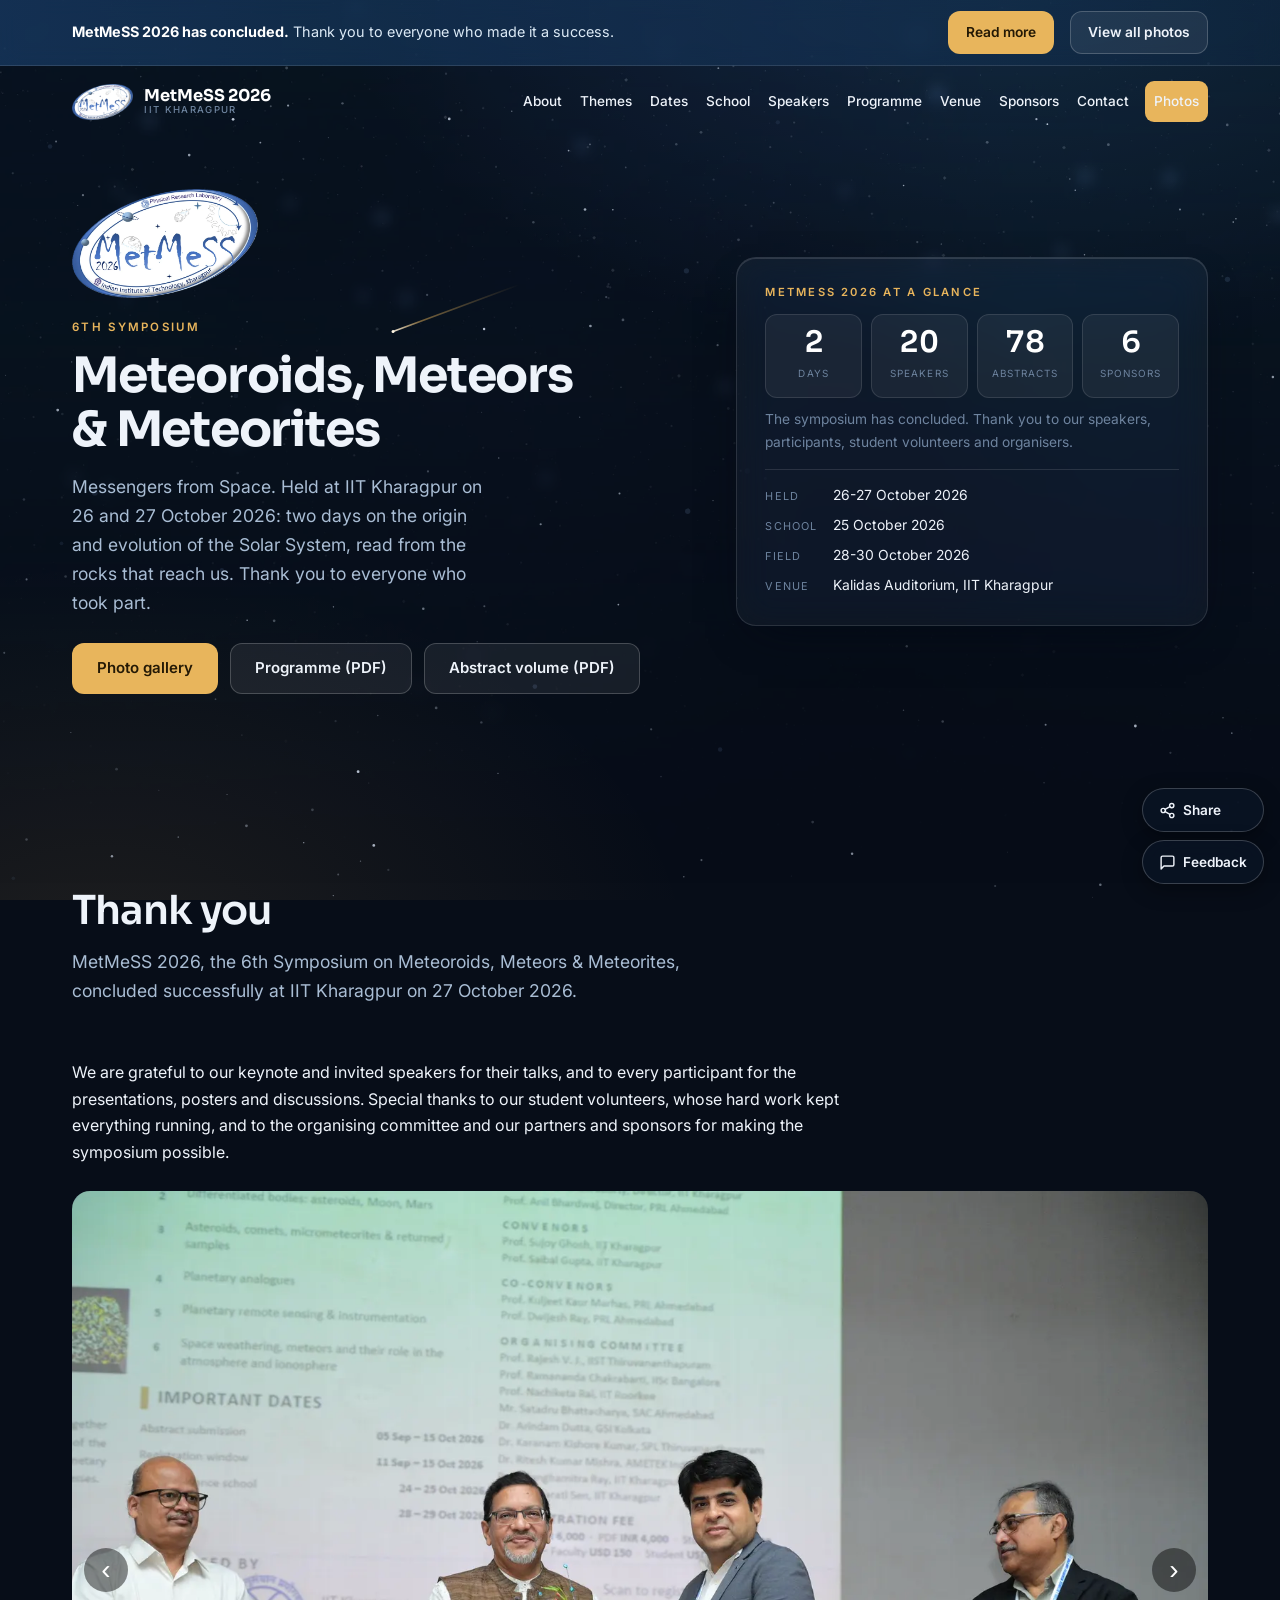
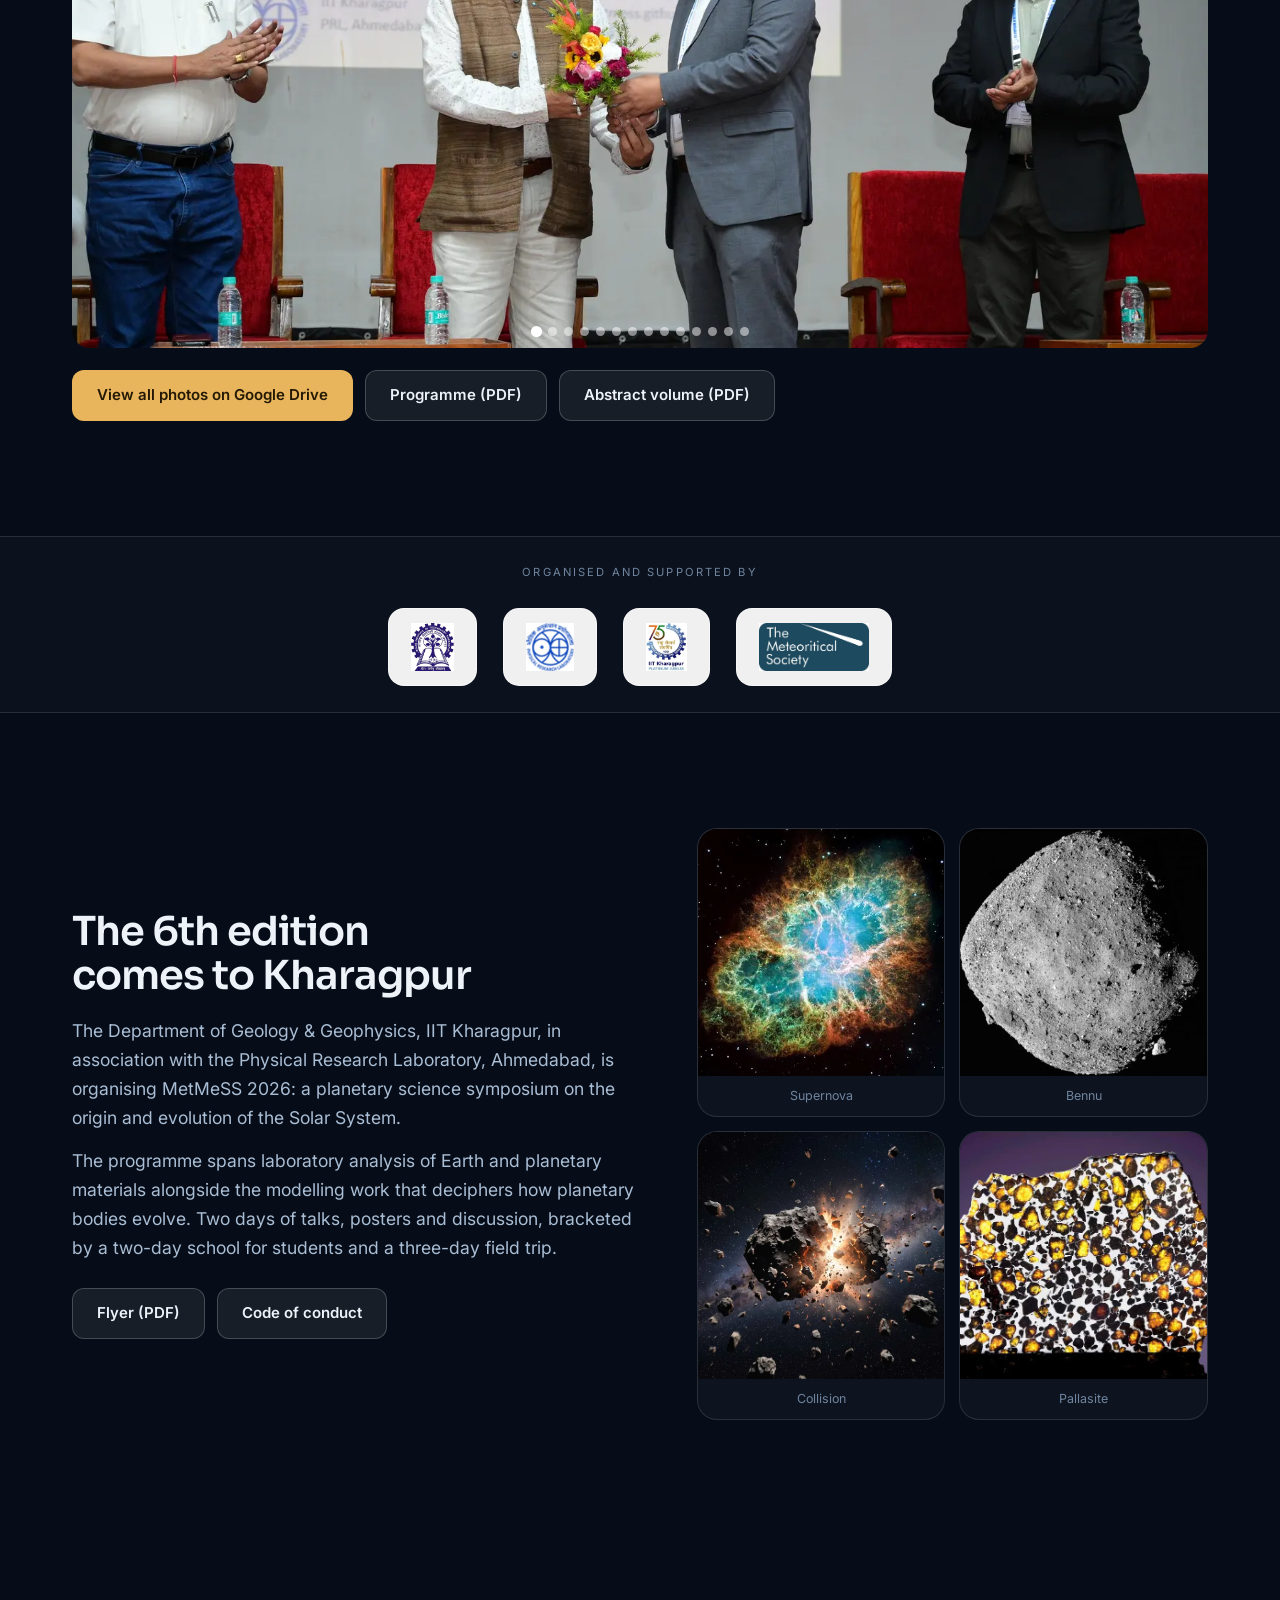
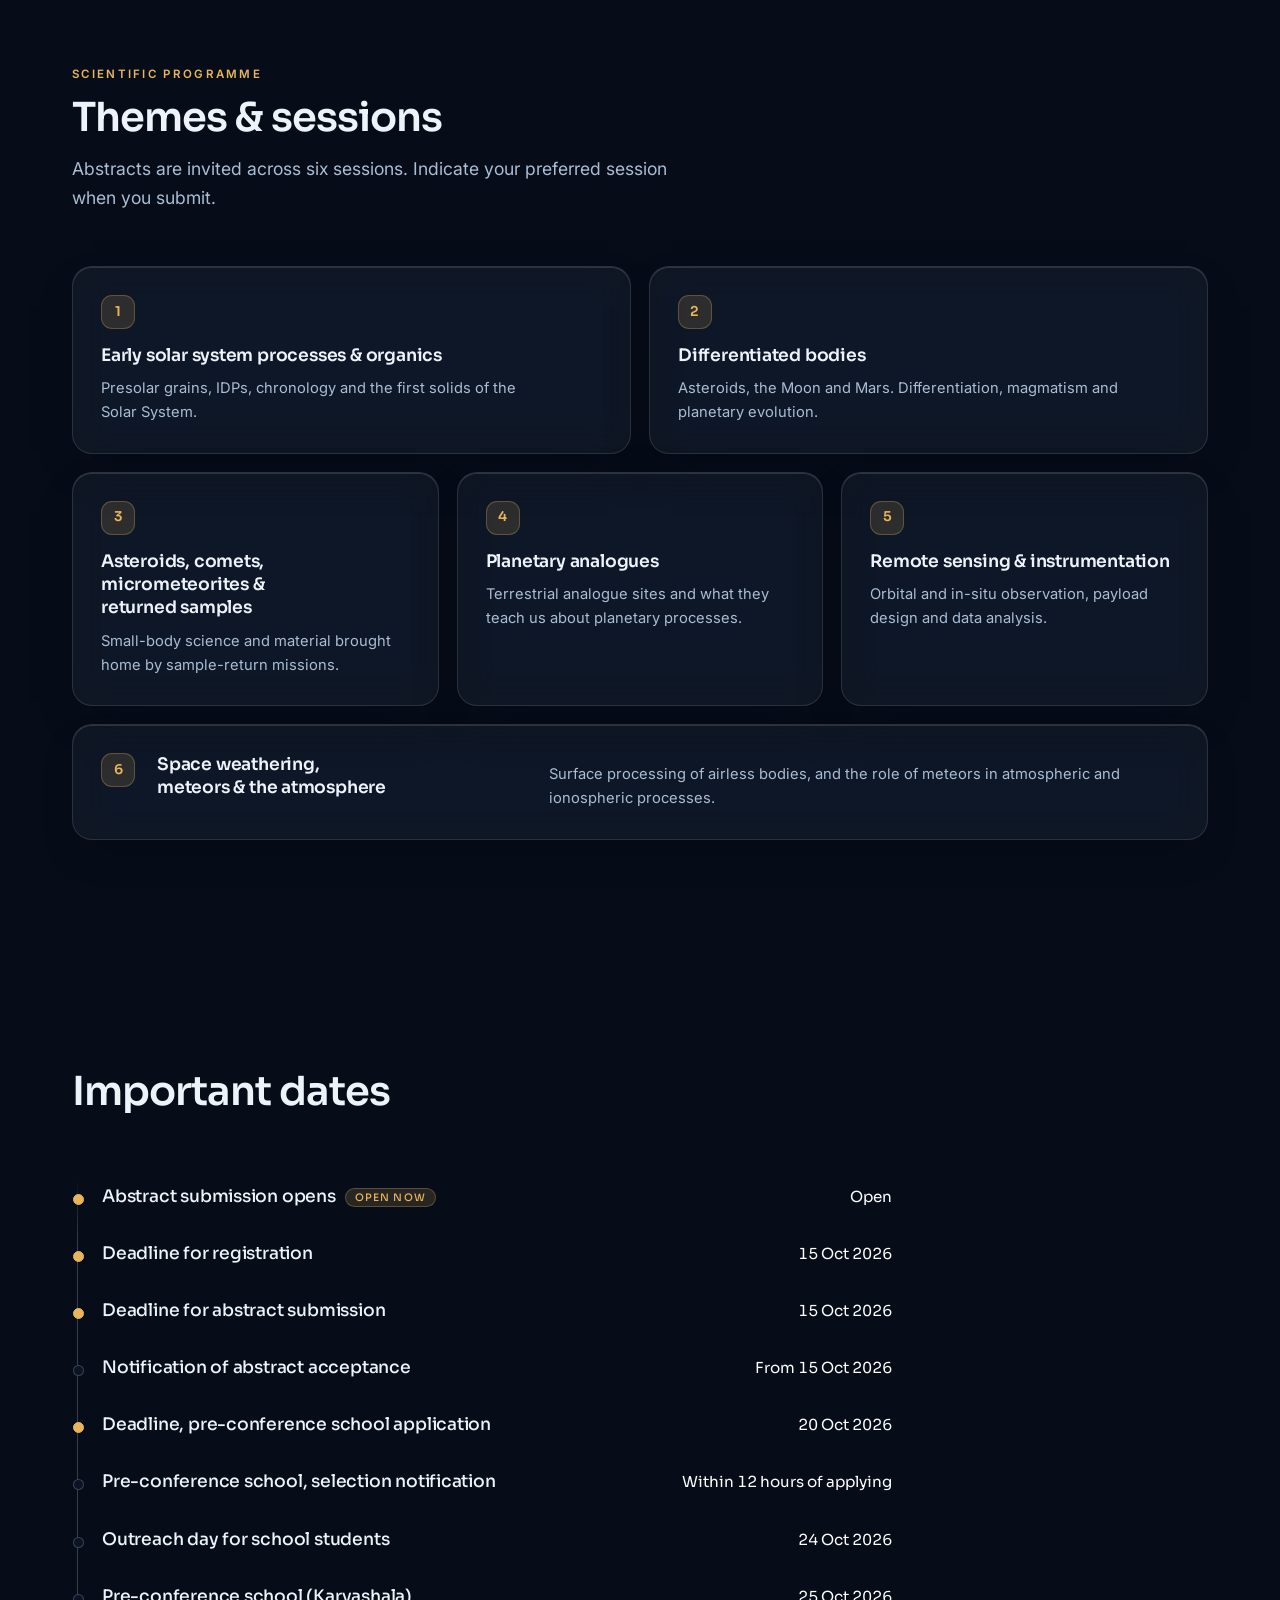
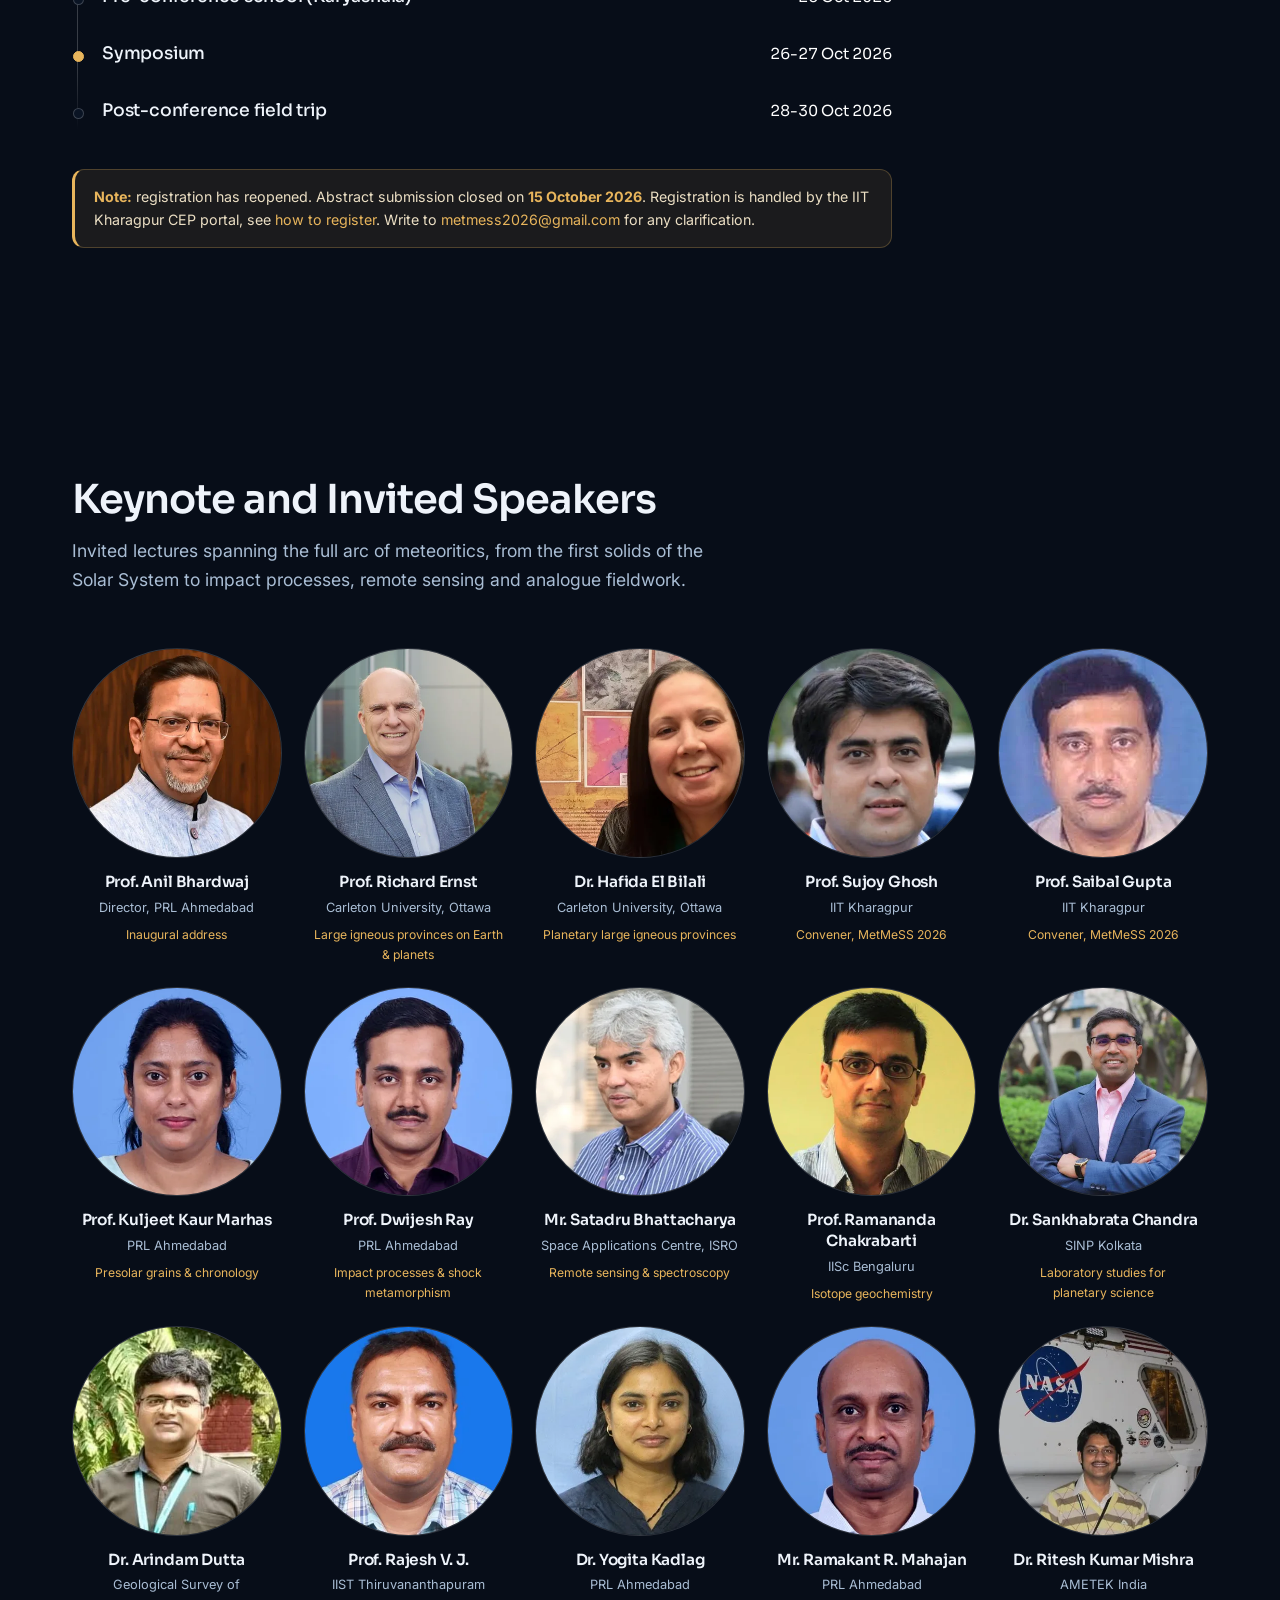
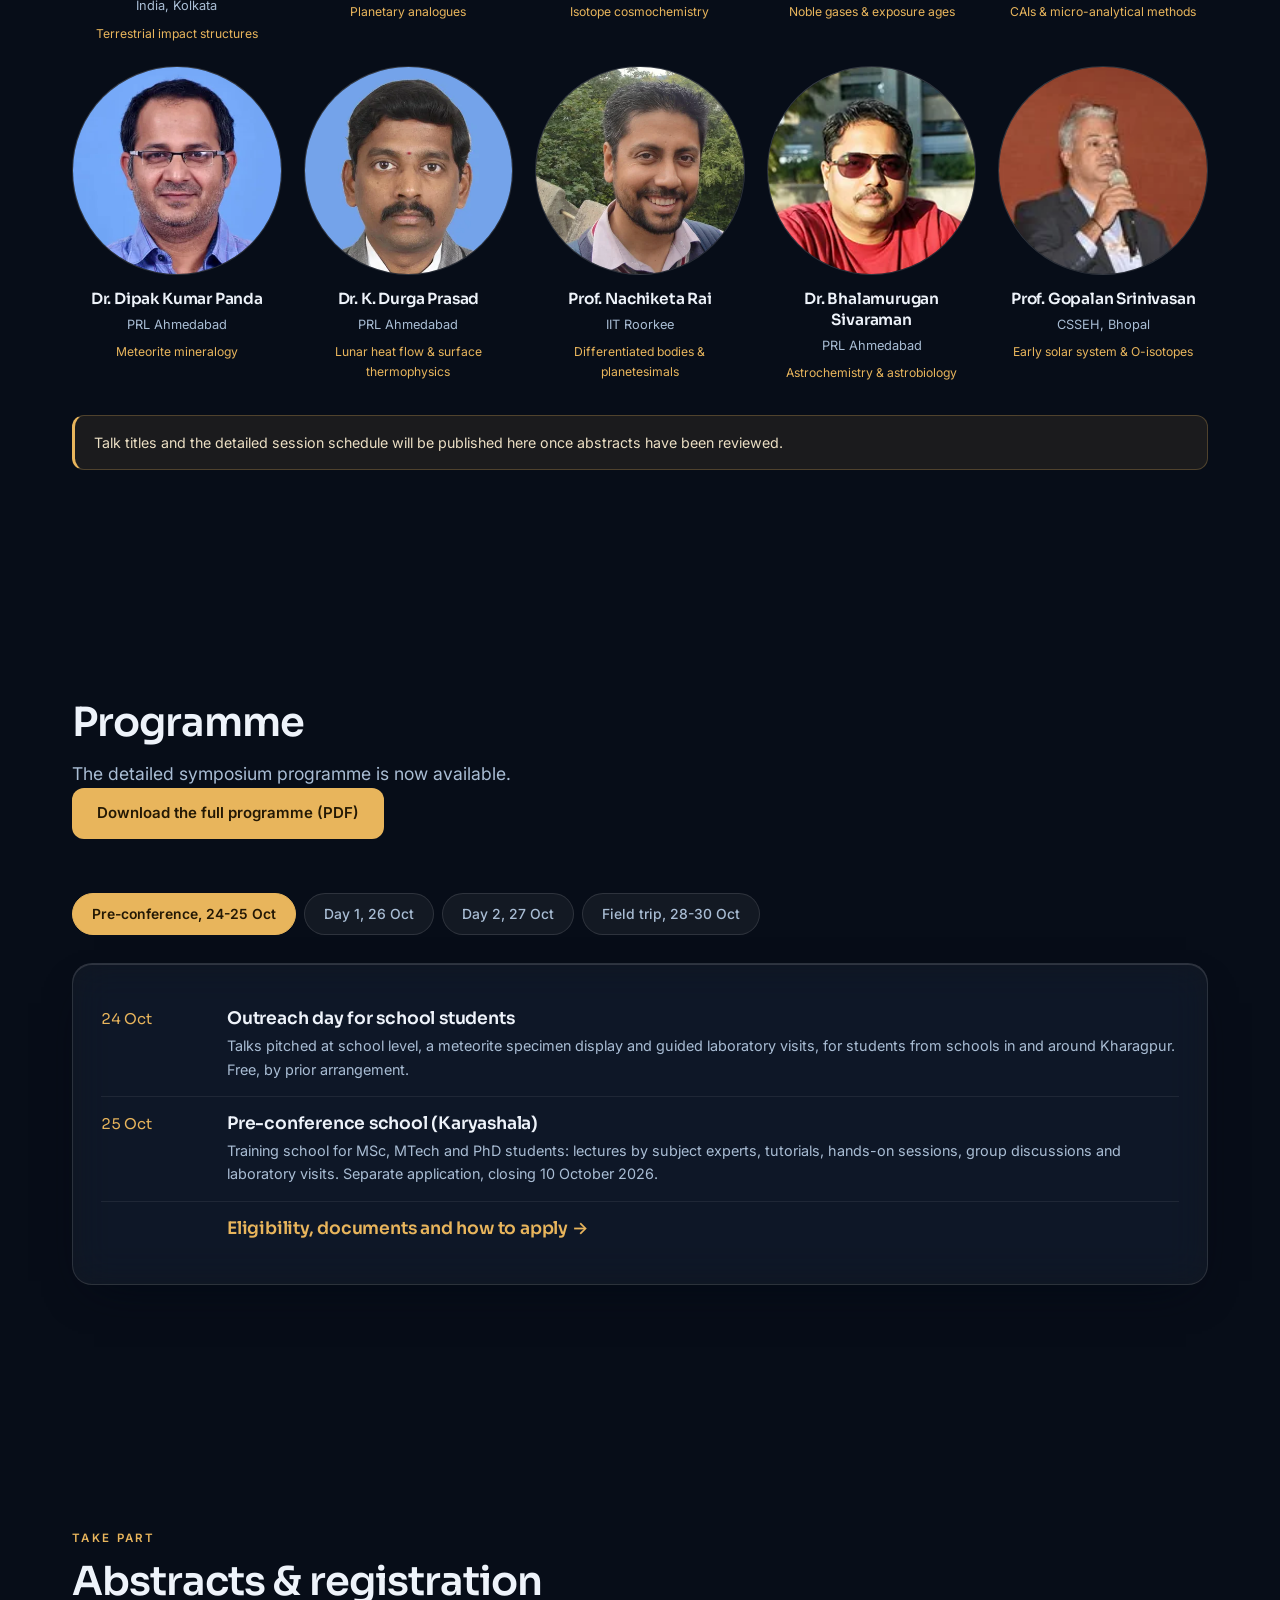
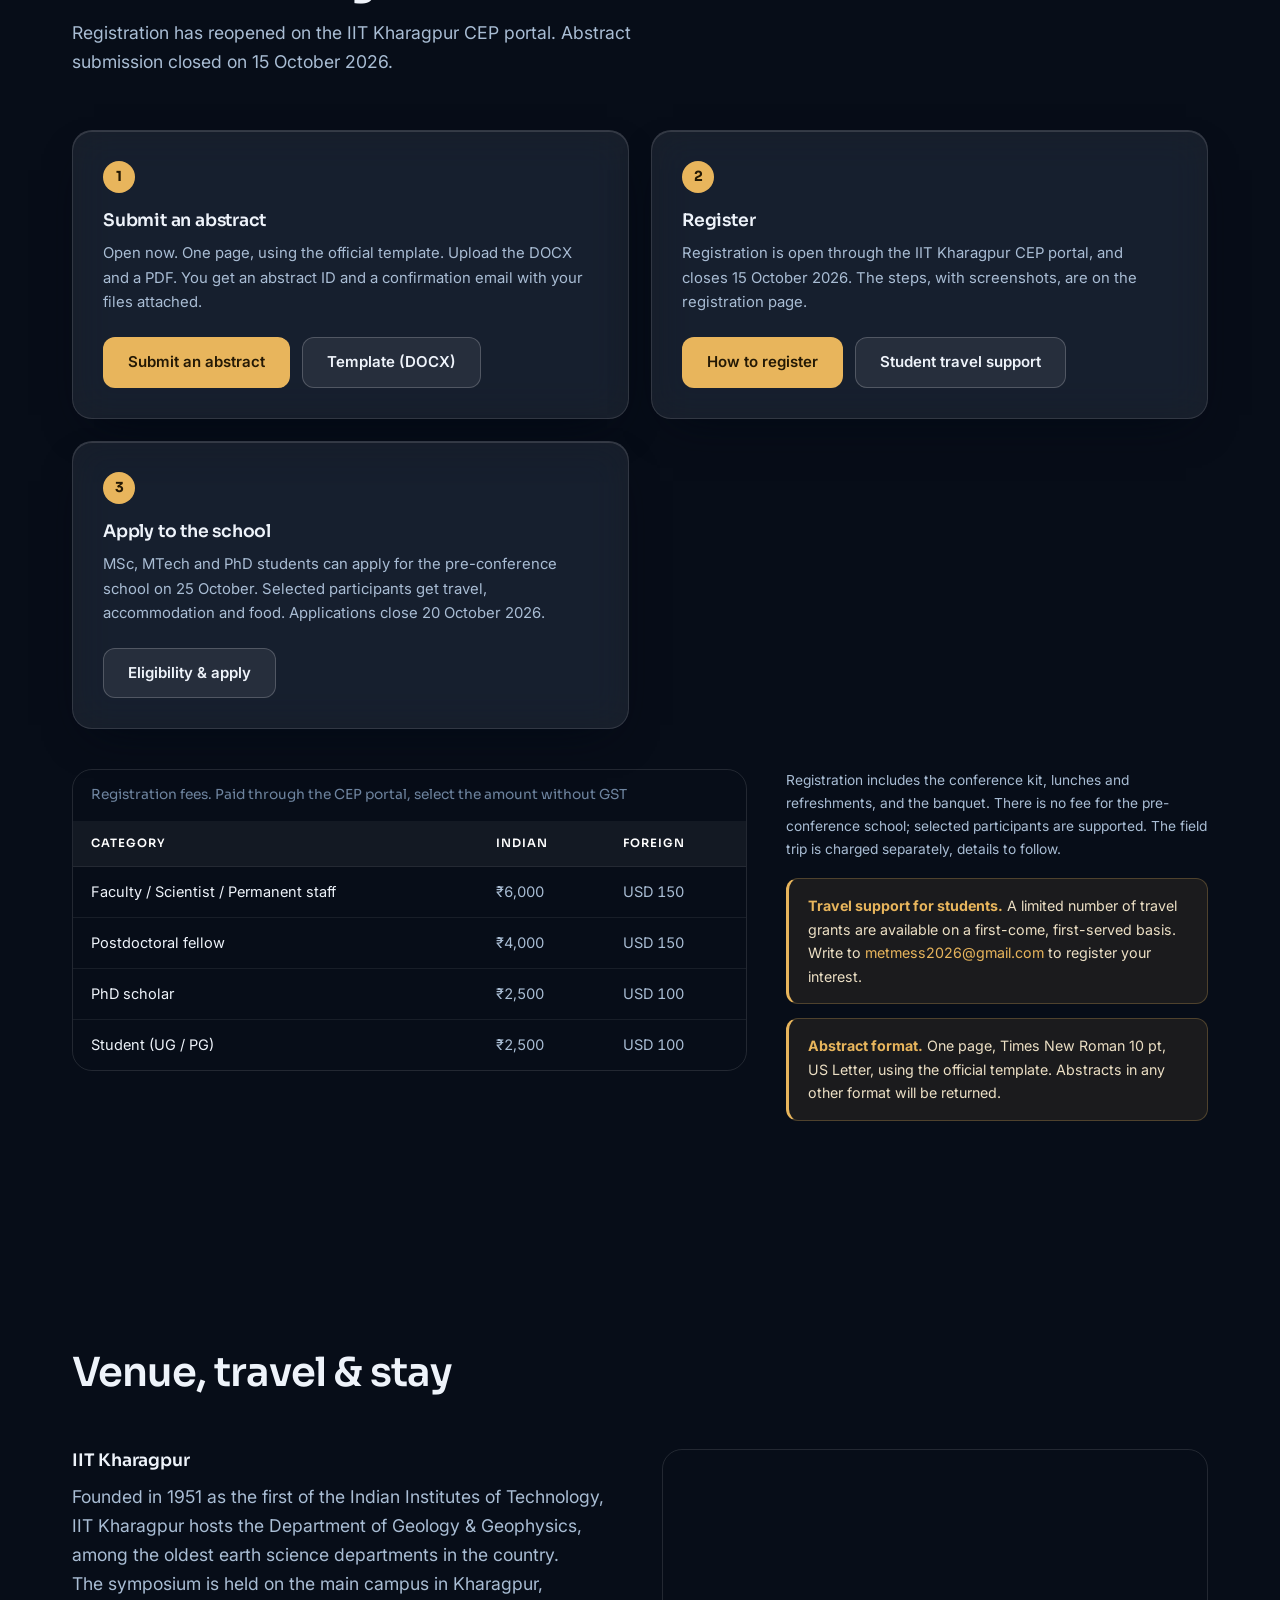
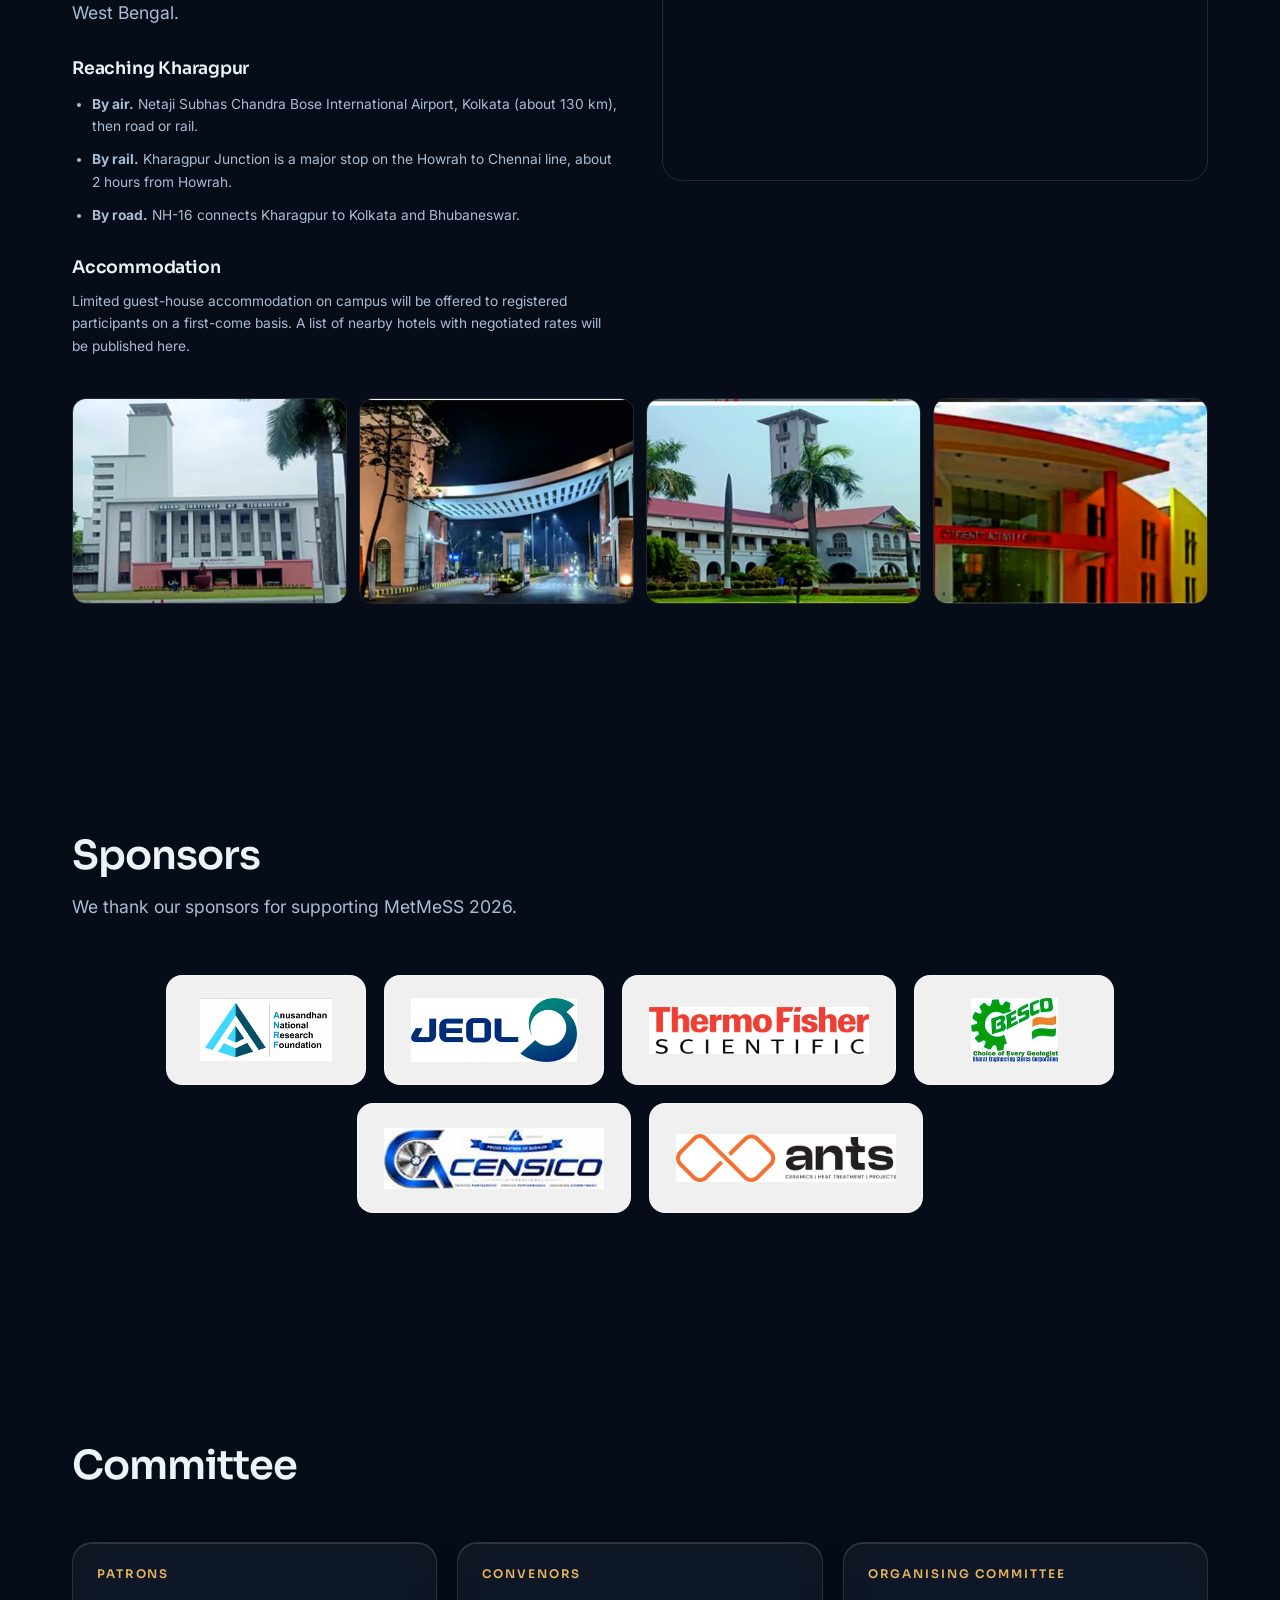
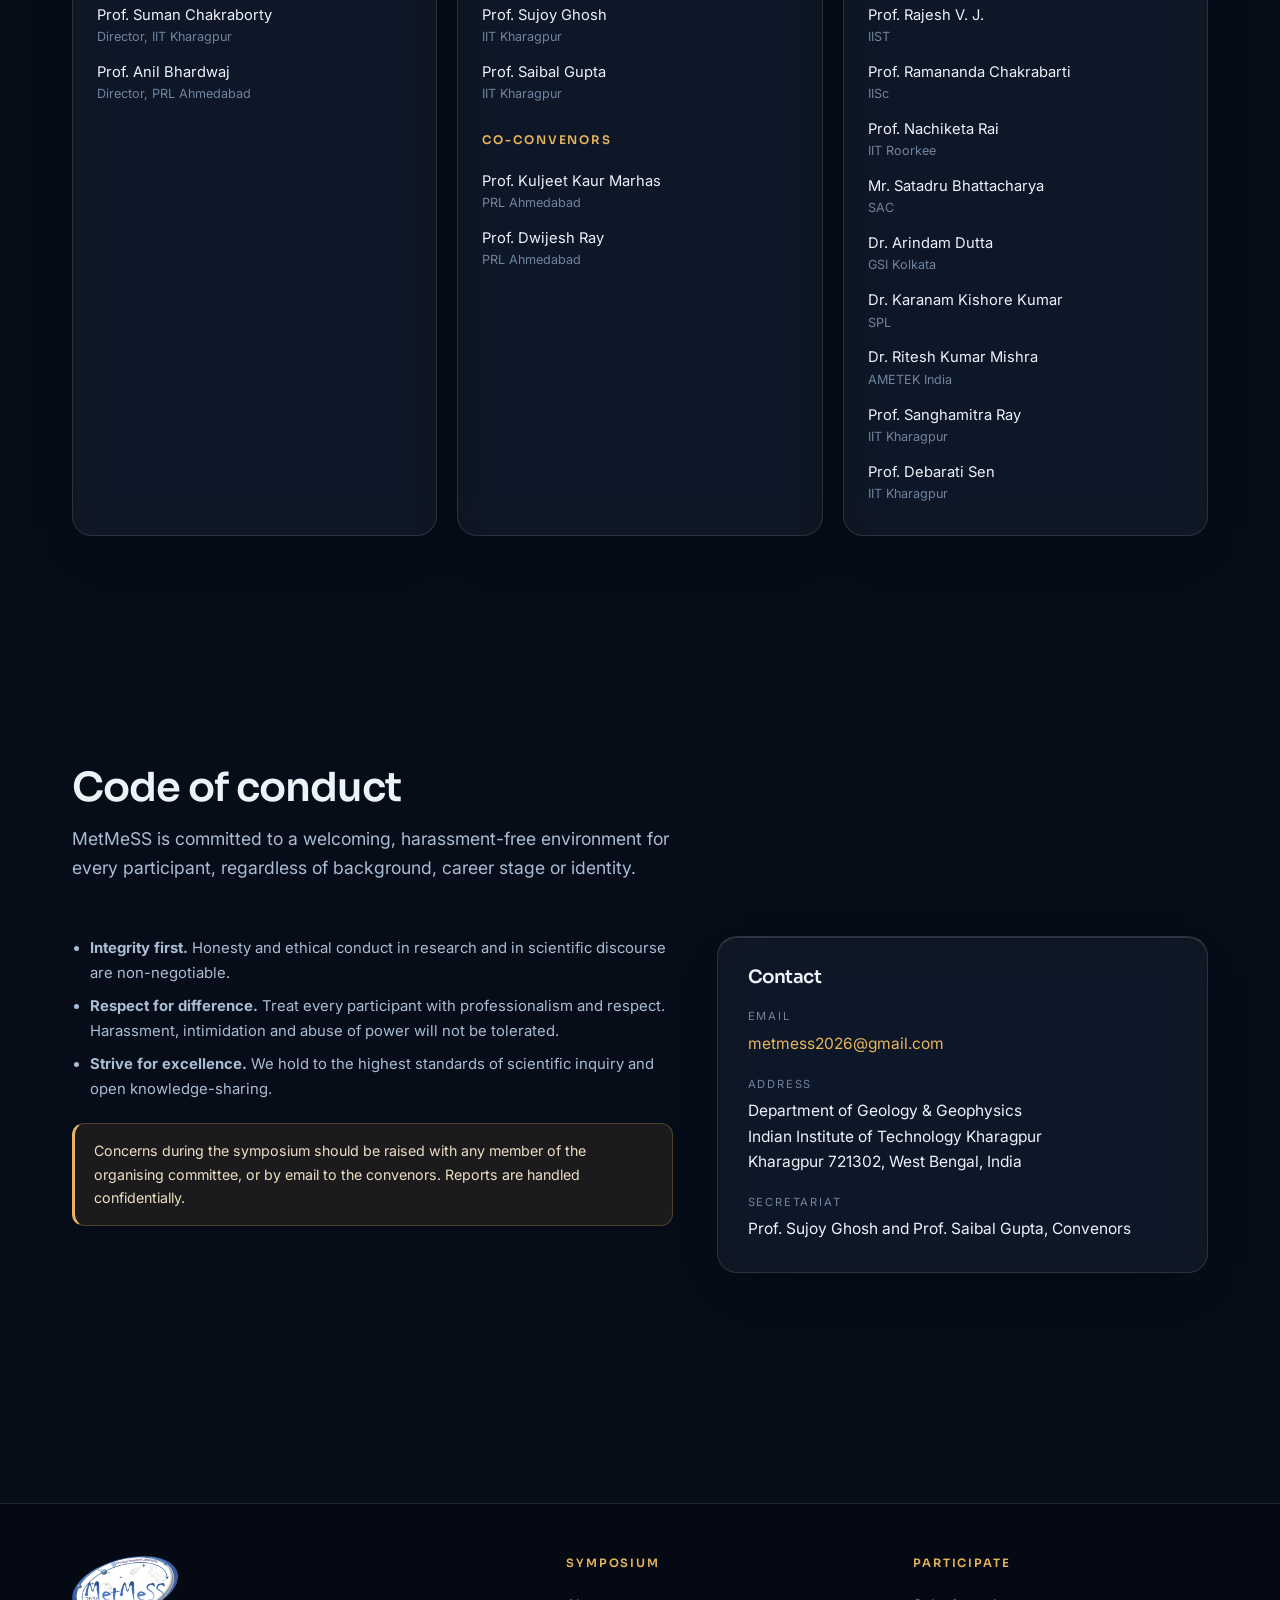
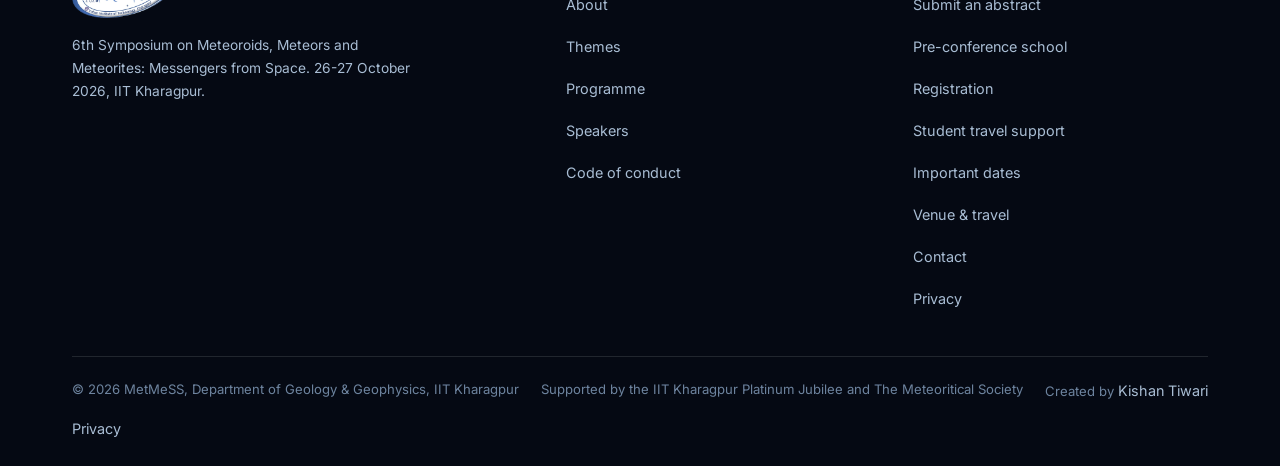
<file: index.html>
<!DOCTYPE html>
<html lang="en">
<head>
<meta charset="utf-8">
<meta name="viewport" content="width=device-width, initial-scale=1, viewport-fit=cover">
<title>MetMeSS 2026 | Meteoroids, Meteors &amp; Meteorites, IIT Kharagpur</title>
<meta name="description" content="6th Symposium on Meteoroids, Meteors and Meteorites: Messengers from Space. 26-27 October 2026, Department of Geology &amp; Geophysics, IIT Kharagpur, India.">
<meta name="keywords" content="MetMeSS 2026, meteorites, planetary science, cosmochemistry, IIT Kharagpur, PRL Ahmedabad, symposium">
<meta name="theme-color" content="#070d18">
<link rel="canonical" href="https://metmess.github.io/">
<link rel="icon" href="assets/img/favicon.png" type="image/png">

<meta property="og:type" content="website">
<meta property="og:site_name" content="MetMeSS 2026">
<meta property="og:title" content="MetMeSS 2026, IIT Kharagpur, 26-27 October 2026">
<meta property="og:description" content="6th Symposium on Meteoroids, Meteors and Meteorites: Messengers from Space.">
<meta property="og:url" content="https://metmess.github.io/">
<meta property="og:image" content="https://metmess.github.io/assets/img/og-image.jpg">
<meta property="og:image:width" content="1200">
<meta property="og:image:height" content="630">
<meta name="twitter:card" content="summary_large_image">
<meta name="twitter:title" content="MetMeSS 2026, IIT Kharagpur, 26-27 October 2026">
<meta name="twitter:description" content="6th Symposium on Meteoroids, Meteors and Meteorites: Messengers from Space.">
<meta name="twitter:image" content="https://metmess.github.io/assets/img/og-image.jpg">

<link rel="preconnect" href="https://fonts.googleapis.com">
<link rel="preconnect" href="https://fonts.gstatic.com" crossorigin>
<link rel="preload" as="image" href="assets/img/logo.webp">
<link href="https://fonts.googleapis.com/css2?family=Sora:wght@500;600;700&family=Inter:wght@400;500;600&display=swap" rel="stylesheet">
<link rel="stylesheet" href="assets/css/base.css">
<link rel="stylesheet" href="assets/css/site.css">

<script type="application/ld+json">
{"@context":"https://schema.org","@type":"Event","name":"MetMeSS 2026",
"description":"6th Symposium on Meteoroids, Meteors and Meteorites: Messengers from Space.",
"startDate":"2026-10-26","endDate":"2026-10-27","eventStatus":"https://schema.org/EventScheduled",
"eventAttendanceMode":"https://schema.org/OfflineEventAttendanceMode",
"url":"https://metmess.github.io/","image":"https://metmess.github.io/assets/img/og-image.jpg",
"location":{"@type":"Place","name":"Department of Geology & Geophysics, IIT Kharagpur",
"address":{"@type":"PostalAddress","streetAddress":"Indian Institute of Technology Kharagpur","addressLocality":"Kharagpur","postalCode":"721302","addressRegion":"West Bengal","addressCountry":"IN"}},
"organizer":{"@type":"Organization","name":"Department of Geology & Geophysics, IIT Kharagpur","url":"https://metmess.github.io/"}}
</script>
<script data-goatcounter="https://metmess.goatcounter.com/count" async src="https://gc.zgo.at/count.js"></script>
</head>
<body>
<canvas id="sky" aria-hidden="true"></canvas>
<a class="skip" href="#main">Skip to content</a>

<div class="announce">
  <div class="wrap">
    <p><b>MetMeSS 2026 has concluded.</b> Thank you to everyone who made it a success.</p>
    <a class="btn btn-p btn-sm" href="#thanks">Read more</a>
    <a class="btn btn-s btn-sm" href="https://drive.google.com/drive/folders/1peWUJxCTxanFIxBA5Y0kmZNhMjfc-Yil?usp=drive_link" target="_blank" rel="noopener">View all photos</a>
  </div>
</div>

<header class="site-head" id="siteHead">
  <nav class="wrap nav" aria-label="Main">
    <a class="brand" href="#top">
      <img src="assets/img/logo.webp" width="680" height="399" alt="MetMeSS 2026" fetchpriority="high">
      <span class="bt">MetMeSS 2026<span class="bs">IIT Kharagpur</span></span>
    </a>
    <button class="burger" id="burger" aria-expanded="false" aria-controls="navlinks" aria-label="Open menu">
      <svg viewBox="0 0 24 24" fill="none" stroke="currentColor" stroke-width="2" stroke-linecap="round" aria-hidden="true"><path d="M3 6h18M3 12h18M3 18h18"/></svg>
    </button>
    <div class="navlinks" id="navlinks">
      <a href="#about">About</a>
      <a href="#themes">Themes</a>
      <a href="#dates">Dates</a>
      <a href="school.html">School</a>
      <a href="#speakers">Speakers</a>
      <a href="#programme">Programme</a>
      <a href="#venue">Venue</a>
      <a href="#sponsors">Sponsors</a>
      <a href="#contact">Contact</a>
      <a class="btn btn-p btn-sm" href="#thanks">Photos</a>
    </div>
  </nav>
</header>

<main id="main">

<!-- ===================== HERO ===================== -->
<section class="hero wrap" id="top">
  <div class="hero-grid">
    <div>
      <img class="hero-logo" src="assets/img/logo.webp" width="680" height="399" alt="MetMeSS 2026" fetchpriority="high">
      <p class="eyebrow">6th Symposium</p>
      <h1>Meteoroids, Meteors &amp; Meteorites</h1>
      <p class="lead">Messengers from Space. Held at IIT Kharagpur on 26 and 27 October 2026: two days on the origin and evolution of the Solar System, read from the rocks that reach us. Thank you to everyone who took part.</p>
      <div class="btn-row">
        <a class="btn btn-p" href="https://drive.google.com/drive/folders/1peWUJxCTxanFIxBA5Y0kmZNhMjfc-Yil?usp=drive_link" target="_blank" rel="noopener">Photo gallery</a>
        <a class="btn btn-s" href="assets/docs/MetMeSS2026_Programme.pdf" download>Programme (PDF)</a>
        <a class="btn btn-s" href="assets/docs/MetMeSS2026_Abstract_Volume.pdf" download>Abstract volume (PDF)</a>
      </div>
    </div>

    <aside class="glass cd" aria-labelledby="cdh">
      <h2 id="cdh">MetMeSS 2026 at a glance</h2>
      <div class="cd-grid">
        <div><b>2</b><small>Days</small></div>
        <div><b>20</b><small>Speakers</small></div>
        <div><b>78</b><small>Abstracts</small></div>
        <div><b>6</b><small>Sponsors</small></div>
      </div>
      <p class="dim small" style="margin-top:10px">The symposium has concluded. Thank you to our speakers, participants, student volunteers and organisers.</p>
      <dl class="cd-facts">
        <div><dt>Held</dt><dd>26-27 October 2026</dd></div>
        <div><dt>School</dt><dd>25 October 2026</dd></div>
        <div><dt>Field</dt><dd>28-30 October 2026</dd></div>
        <div><dt>Venue</dt><dd>Kalidas Auditorium, IIT Kharagpur</dd></div>
      </dl>
    </aside>
  </div>
</section>

<!-- ===================== THANK YOU ===================== -->
<section class="section wrap reveal" id="thanks">
  <div class="section-head">
    <h2>Thank you</h2>
    <p class="lead">MetMeSS 2026, the 6th Symposium on Meteoroids, Meteors &amp; Meteorites, concluded successfully at IIT Kharagpur on 27 October 2026.</p>
  </div>
  <p style="max-width:820px">We are grateful to our keynote and invited speakers for their talks, and to every participant for the presentations, posters and discussions. Special thanks to our student volunteers, whose hard work kept everything running, and to the organising committee and our partners and sponsors for making the symposium possible.</p>
  <div class="carousel" id="carousel" aria-roledescription="carousel" aria-label="Photos from MetMeSS 2026">
    <div class="ctrack" id="ctrack" tabindex="0">
      <div class="cs"><img src="assets/img/gallery/metmess2026-01.webp" width="1600" height="1065" alt="MetMeSS 2026 at IIT Kharagpur, photo 1 of 14" fetchpriority="high" decoding="async"></div>
      <div class="cs"><img src="assets/img/gallery/metmess2026-02.webp" width="1600" height="1065" alt="MetMeSS 2026 at IIT Kharagpur, photo 2 of 14" loading="lazy" decoding="async"></div>
      <div class="cs"><img src="assets/img/gallery/metmess2026-03.webp" width="1600" height="1065" alt="MetMeSS 2026 at IIT Kharagpur, photo 3 of 14" loading="lazy" decoding="async"></div>
      <div class="cs"><img src="assets/img/gallery/metmess2026-04.webp" width="1600" height="1065" alt="MetMeSS 2026 at IIT Kharagpur, photo 4 of 14" loading="lazy" decoding="async"></div>
      <div class="cs"><img src="assets/img/gallery/metmess2026-05.webp" width="1600" height="1065" alt="MetMeSS 2026 at IIT Kharagpur, photo 5 of 14" loading="lazy" decoding="async"></div>
      <div class="cs"><img src="assets/img/gallery/metmess2026-06.webp" width="1600" height="1065" alt="MetMeSS 2026 at IIT Kharagpur, photo 6 of 14" loading="lazy" decoding="async"></div>
      <div class="cs"><img src="assets/img/gallery/metmess2026-07.webp" width="1600" height="1065" alt="MetMeSS 2026 at IIT Kharagpur, photo 7 of 14" loading="lazy" decoding="async"></div>
      <div class="cs"><img src="assets/img/gallery/metmess2026-08.webp" width="1600" height="1065" alt="MetMeSS 2026 at IIT Kharagpur, photo 8 of 14" loading="lazy" decoding="async"></div>
      <div class="cs"><img src="assets/img/gallery/metmess2026-09.webp" width="1600" height="1065" alt="MetMeSS 2026 at IIT Kharagpur, photo 9 of 14" loading="lazy" decoding="async"></div>
      <div class="cs"><img src="assets/img/gallery/metmess2026-10.webp" width="1600" height="1065" alt="MetMeSS 2026 at IIT Kharagpur, photo 10 of 14" loading="lazy" decoding="async"></div>
      <div class="cs"><img src="assets/img/gallery/metmess2026-11.webp" width="1600" height="1065" alt="MetMeSS 2026 at IIT Kharagpur, photo 11 of 14" loading="lazy" decoding="async"></div>
      <div class="cs"><img src="assets/img/gallery/metmess2026-12.webp" width="1600" height="1065" alt="MetMeSS 2026 at IIT Kharagpur, photo 12 of 14" loading="lazy" decoding="async"></div>
      <div class="cs"><img src="assets/img/gallery/metmess2026-13.webp" width="1600" height="1065" alt="MetMeSS 2026 at IIT Kharagpur, photo 13 of 14" loading="lazy" decoding="async"></div>
      <div class="cs"><img src="assets/img/gallery/metmess2026-14.webp" width="1600" height="1065" alt="MetMeSS 2026 at IIT Kharagpur, photo 14 of 14" loading="lazy" decoding="async"></div>
    </div>
    <button class="cbtn cprev" type="button" aria-label="Previous photo">&#8249;</button>
    <button class="cbtn cnext" type="button" aria-label="Next photo">&#8250;</button>
    <div class="cdots" id="cdots"></div>
  </div>
  <div class="btn-row" style="margin-top:22px"><a class="btn btn-p" href="https://drive.google.com/drive/folders/1peWUJxCTxanFIxBA5Y0kmZNhMjfc-Yil?usp=drive_link" target="_blank" rel="noopener">View all photos on Google Drive</a><a class="btn btn-s" href="assets/docs/MetMeSS2026_Programme.pdf" download>Programme (PDF)</a><a class="btn btn-s" href="assets/docs/MetMeSS2026_Abstract_Volume.pdf" download>Abstract volume (PDF)</a></div>
  <style>
    .carousel{position:relative;margin-top:26px;border-radius:18px;overflow:hidden;background:rgba(255,255,255,.04)}
    .ctrack{display:flex;overflow-x:auto;scroll-snap-type:x mandatory;scroll-behavior:smooth;scrollbar-width:none}
    .ctrack::-webkit-scrollbar{display:none}
    .cs{flex:0 0 100%;scroll-snap-align:center;aspect-ratio:3/2}
    .cs img{width:100%;height:100%;object-fit:cover;display:block}
    .cbtn{position:absolute;top:50%;transform:translateY(-50%);width:44px;height:44px;border-radius:50%;border:0;background:rgba(0,0,0,.45);color:#fff;font-size:28px;line-height:1;cursor:pointer}
    .cbtn:hover{background:rgba(0,0,0,.7)}
    .cprev{left:12px} .cnext{right:12px}
    .cdots{position:absolute;left:0;right:0;bottom:12px;display:flex;justify-content:center;gap:7px;flex-wrap:wrap;padding:0 60px}
    .cdots button{width:9px;height:9px;border-radius:50%;border:0;padding:0;background:rgba(255,255,255,.5);cursor:pointer}
    .cdots button[aria-current="true"]{background:#fff;transform:scale(1.25)}
    @media(max-width:640px){.cbtn{width:36px;height:36px;font-size:22px}}
  </style>
  <script>
  (function(){
    var t=document.getElementById('ctrack'),c=document.getElementById('carousel'),d=document.getElementById('cdots');
    if(!t)return; var n=t.children.length,i=0,timer=null;
    var rm=window.matchMedia&&window.matchMedia('(prefers-reduced-motion: reduce)').matches;
    for(var k=0;k<n;k++){(function(k){var b=document.createElement('button');b.type='button';b.setAttribute('aria-label','Go to photo '+(k+1));b.onclick=function(){go(k);restart();};d.appendChild(b);})(k);}
    function mark(){for(var k=0;k<n;k++)d.children[k].setAttribute('aria-current',k===i?'true':'false');}
    function go(k){i=(k+n)%n;t.scrollTo({left:i*t.clientWidth,behavior:rm?'auto':'smooth'});mark();}
    t.addEventListener('scroll',function(){var k=Math.round(t.scrollLeft/t.clientWidth);if(k!==i){i=k;mark();}},{passive:true});
    c.querySelector('.cprev').onclick=function(){go(i-1);restart();};
    c.querySelector('.cnext').onclick=function(){go(i+1);restart();};
    function start(){if(!rm&&!timer)timer=setInterval(function(){go(i+1);},4500);}
    function stop(){clearInterval(timer);timer=null;}
    function restart(){stop();start();}
    c.addEventListener('mouseenter',stop);c.addEventListener('mouseleave',start);
    c.addEventListener('focusin',stop);c.addEventListener('focusout',start);
    document.addEventListener('visibilitychange',function(){document.hidden?stop():start();});
    window.addEventListener('resize',function(){t.scrollLeft=i*t.clientWidth;});
    mark();start();
  })();
  </script>
</section>

<!-- ===================== PARTNERS ===================== -->
<div class="partners">
  <div class="wrap">
    <p class="plabel">Organised and supported by</p>
    <div class="plate"><img src="assets/img/kgp.webp" width="300" height="332" loading="lazy" decoding="async" alt="Indian Institute of Technology Kharagpur"></div>
    <div class="plate"><img src="assets/img/prl.webp" width="300" height="300" loading="lazy" decoding="async" alt="Physical Research Laboratory, Ahmedabad"></div>
    <div class="plate"><img src="assets/img/pj.webp" width="260" height="304" loading="lazy" decoding="async" alt="IIT Kharagpur Platinum Jubilee"></div>
    <div class="plate"><img src="assets/img/metsoc.webp" width="520" height="226" loading="lazy" decoding="async" alt="The Meteoritical Society"></div>
  </div>
</div>

<!-- ===================== ABOUT ===================== -->
<section class="section wrap reveal" id="about">
  <div class="about-grid">
    <div>
      <h2>The 6th edition comes to Kharagpur</h2>
      <p class="lead" style="margin-top:18px">The Department of Geology &amp; Geophysics, IIT Kharagpur, in association with the Physical Research Laboratory, Ahmedabad, is organising MetMeSS 2026: a planetary science symposium on the origin and evolution of the Solar System.</p>
      <p class="lead" style="margin-top:14px">The programme spans laboratory analysis of Earth and planetary materials alongside the modelling work that deciphers how planetary bodies evolve. Two days of talks, posters and discussion, bracketed by a two-day school for students and a three-day field trip.</p>
      <div class="btn-row" style="margin-top:26px">
        <a class="btn btn-s" href="assets/docs/MetMeSS2026_Flyer.pdf" download>Flyer (PDF)</a>
        <a class="btn btn-s" href="#coc">Code of conduct</a>
      </div>
    </div>
    <div class="figs">
      <figure><img src="assets/img/fig1.webp" width="760" height="760" loading="lazy" decoding="async" alt="The Crab Nebula, remnant of a supernova explosion"><figcaption>Supernova</figcaption></figure>
      <figure><img src="assets/img/fig2.webp" width="760" height="718" loading="lazy" decoding="async" alt="Asteroid Bennu imaged by OSIRIS-REx"><figcaption>Bennu</figcaption></figure>
      <figure><img src="assets/img/fig3.webp" width="760" height="760" loading="lazy" decoding="async" alt="Artist's impression of a catastrophic asteroid collision"><figcaption>Collision</figcaption></figure>
      <figure><img src="assets/img/fig4.webp" width="760" height="537" loading="lazy" decoding="async" alt="Polished slice of a pallasite meteorite showing olivine in an iron-nickel matrix"><figcaption>Pallasite</figcaption></figure>
    </div>
  </div>
</section>

<!-- ===================== THEMES ===================== -->
<section class="section wrap reveal" id="themes">
  <div class="section-head">
    <p class="eyebrow">Scientific programme</p>
    <h2>Themes &amp; sessions</h2>
    <p class="lead">Abstracts are invited across six sessions. Indicate your preferred session when you submit.</p>
  </div>
  <div class="themes">
    <article class="glass glass-hover theme"><span class="tn">1</span><h3>Early solar system processes &amp; organics</h3><p>Presolar grains, IDPs, chronology and the first solids of the Solar System.</p></article>
    <article class="glass glass-hover theme"><span class="tn">2</span><h3>Differentiated bodies</h3><p>Asteroids, the Moon and Mars. Differentiation, magmatism and planetary evolution.</p></article>
    <article class="glass glass-hover theme"><span class="tn">3</span><h3>Asteroids, comets, micrometeorites &amp; returned samples</h3><p>Small-body science and material brought home by sample-return missions.</p></article>
    <article class="glass glass-hover theme"><span class="tn">4</span><h3>Planetary analogues</h3><p>Terrestrial analogue sites and what they teach us about planetary processes.</p></article>
    <article class="glass glass-hover theme"><span class="tn">5</span><h3>Remote sensing &amp; instrumentation</h3><p>Orbital and in-situ observation, payload design and data analysis.</p></article>
    <article class="glass glass-hover theme"><span class="tn">6</span><h3>Space weathering, meteors &amp; the atmosphere</h3><p>Surface processing of airless bodies, and the role of meteors in atmospheric and ionospheric processes.</p></article>
  </div>
</section>

<!-- ===================== DATES ===================== -->
<section class="section wrap reveal" id="dates">
  <div class="section-head">
    <h2>Important dates</h2>
  </div>
  <div class="timeline">
    <div class="tl key"><h3>Abstract submission opens<span class="tag">Open now</span></h3><time datetime="2026-08">Open</time></div>
    <div class="tl key"><h3>Deadline for registration</h3><time datetime="2026-10-15">15 Oct 2026</time></div>
    <div class="tl key"><h3>Deadline for abstract submission</h3><time datetime="2026-10-15">15 Oct 2026</time></div>
    <div class="tl"><h3>Notification of abstract acceptance</h3><time datetime="2026-10-15">From 15 Oct 2026</time></div>
    <div class="tl key"><h3>Deadline, pre-conference school application</h3><time datetime="2026-10-20">20 Oct 2026</time></div>
    <div class="tl"><h3>Pre-conference school, selection notification</h3><time>Within 12 hours of applying</time></div>
    <div class="tl"><h3>Outreach day for school students</h3><time datetime="2026-10-24">24 Oct 2026</time></div>
    <div class="tl"><h3>Pre-conference school (Karyashala)</h3><time datetime="2026-10-25">25 Oct 2026</time></div>
    <div class="tl key"><h3>Symposium</h3><time datetime="2026-10-26">26-27 Oct 2026</time></div>
    <div class="tl"><h3>Post-conference field trip</h3><time datetime="2026-10-28">28-30 Oct 2026</time></div>
  </div>
  <div class="notice" style="margin-top:30px;max-width:820px"><b>Note:</b> registration has reopened. Abstract submission closed on <b>15 October 2026</b>. Registration is handled by the IIT Kharagpur CEP portal, see <a href="register.html">how to register</a>. Write to <a href="mailto:metmess2026@gmail.com">metmess2026@gmail.com</a> for any clarification.</div>
</section>

<!-- ===================== SPEAKERS =====================
     This list reflects the invitation shortlist. Delete any entry that has not
     returned a written acceptance before publicising the site widely. -->
<section class="section wrap reveal" id="speakers">
  <div class="section-head">
    <h2>Keynote and Invited Speakers</h2>
    <p class="lead">Invited lectures spanning the full arc of meteoritics, from the first solids of the Solar System to impact processes, remote sensing and analogue fieldwork.</p>
  </div>
  <div class="people">
    <div class="person"><div class="ph"><img src="assets/img/speakers/anil-bhardwaj.webp" width="400" height="400" loading="lazy" decoding="async" alt="Prof. Anil Bhardwaj" onerror="this.remove()"><span aria-hidden="true">AB</span></div><h3>Prof. Anil Bhardwaj</h3><p class="aff">Director, PRL Ahmedabad</p><p class="topic">Inaugural address</p></div>
    <div class="person"><div class="ph"><img src="assets/img/speakers/richard-ernst.webp" width="400" height="400" loading="lazy" decoding="async" alt="Prof. Richard Ernst" onerror="this.remove()"><span aria-hidden="true">RE</span></div><h3>Prof. Richard Ernst</h3><p class="aff">Carleton University, Ottawa</p><p class="topic">Large igneous provinces on Earth &amp; planets</p></div>
    <div class="person"><div class="ph"><img src="assets/img/speakers/hafida-el-bilali.webp" width="400" height="400" loading="lazy" decoding="async" alt="Dr. Hafida El Bilali" onerror="this.remove()"><span aria-hidden="true">HE</span></div><h3>Dr. Hafida El Bilali</h3><p class="aff">Carleton University, Ottawa</p><p class="topic">Planetary large igneous provinces</p></div>
    <div class="person"><div class="ph"><img src="assets/img/speakers/sujoy-ghosh.webp" width="400" height="400" loading="lazy" decoding="async" alt="Prof. Sujoy Ghosh" onerror="this.remove()"><span aria-hidden="true">SG</span></div><h3>Prof. Sujoy Ghosh</h3><p class="aff">IIT Kharagpur</p><p class="topic">Convener, MetMeSS 2026</p></div>
    <div class="person"><div class="ph"><img src="assets/img/speakers/saibal-gupta.webp" width="400" height="400" loading="lazy" decoding="async" alt="Prof. Saibal Gupta" onerror="this.remove()"><span aria-hidden="true">SG</span></div><h3>Prof. Saibal Gupta</h3><p class="aff">IIT Kharagpur</p><p class="topic">Convener, MetMeSS 2026</p></div>
    <div class="person"><div class="ph"><img src="assets/img/speakers/kuljeet-kaur-marhas.webp" width="400" height="400" loading="lazy" decoding="async" alt="Prof. Kuljeet Kaur Marhas" onerror="this.remove()"><span aria-hidden="true">KM</span></div><h3>Prof. Kuljeet Kaur Marhas</h3><p class="aff">PRL Ahmedabad</p><p class="topic">Presolar grains &amp; chronology</p></div>
    <div class="person"><div class="ph"><img src="assets/img/speakers/dwijesh-ray.webp" width="400" height="400" loading="lazy" decoding="async" alt="Prof. Dwijesh Ray" onerror="this.remove()"><span aria-hidden="true">DR</span></div><h3>Prof. Dwijesh Ray</h3><p class="aff">PRL Ahmedabad</p><p class="topic">Impact processes &amp; shock metamorphism</p></div>
    <div class="person"><div class="ph"><img src="assets/img/speakers/satadru-bhattacharya.webp" width="400" height="400" loading="lazy" decoding="async" alt="Mr. Satadru Bhattacharya" onerror="this.remove()"><span aria-hidden="true">SB</span></div><h3>Mr. Satadru Bhattacharya</h3><p class="aff">Space Applications Centre, ISRO</p><p class="topic">Remote sensing &amp; spectroscopy</p></div>
    <div class="person"><div class="ph"><img src="assets/img/speakers/ramananda-chakrabarti.webp" width="400" height="343" loading="lazy" decoding="async" alt="Prof. Ramananda Chakrabarti" onerror="this.remove()"><span aria-hidden="true">RC</span></div><h3>Prof. Ramananda Chakrabarti</h3><p class="aff">IISc Bengaluru</p><p class="topic">Isotope geochemistry</p></div>
    <div class="person"><div class="ph"><img src="assets/img/speakers/sankhabrata-chandra.webp" width="400" height="400" loading="lazy" decoding="async" alt="Dr. Sankhabrata Chandra" onerror="this.remove()"><span aria-hidden="true">SC</span></div><h3>Dr. Sankhabrata Chandra</h3><p class="aff">SINP Kolkata</p><p class="topic">Laboratory studies for planetary science</p></div>
    <div class="person"><div class="ph"><img src="assets/img/speakers/arindam-dutta.webp" width="280" height="356" loading="lazy" decoding="async" alt="Dr. Arindam Dutta" onerror="this.remove()"><span aria-hidden="true">AD</span></div><h3>Dr. Arindam Dutta</h3><p class="aff">Geological Survey of India, Kolkata</p><p class="topic">Terrestrial impact structures</p></div>
    <div class="person"><div class="ph"><img src="assets/img/speakers/rajesh-v-j.webp" width="400" height="413" loading="lazy" decoding="async" alt="Prof. Rajesh V. J." onerror="this.remove()"><span aria-hidden="true">RJ</span></div><h3>Prof. Rajesh V. J.</h3><p class="aff">IIST Thiruvananthapuram</p><p class="topic">Planetary analogues</p></div>
    <div class="person"><div class="ph"><img src="assets/img/speakers/yogita-kadlag.webp" width="360" height="297" loading="lazy" decoding="async" alt="Dr. Yogita Kadlag" onerror="this.remove()"><span aria-hidden="true">YK</span></div><h3>Dr. Yogita Kadlag</h3><p class="aff">PRL Ahmedabad</p><p class="topic">Isotope cosmochemistry</p></div>
    <div class="person"><div class="ph"><img src="assets/img/speakers/ramakant-r-mahajan.webp" width="400" height="400" loading="lazy" decoding="async" alt="Mr. Ramakant R. Mahajan" onerror="this.remove()"><span aria-hidden="true">RM</span></div><h3>Mr. Ramakant R. Mahajan</h3><p class="aff">PRL Ahmedabad</p><p class="topic">Noble gases &amp; exposure ages</p></div>
    <div class="person"><div class="ph"><img src="assets/img/speakers/ritesh-kumar-mishra.webp" width="400" height="400" loading="lazy" decoding="async" alt="Dr. Ritesh Kumar Mishra" onerror="this.remove()"><span aria-hidden="true">RM</span></div><h3>Dr. Ritesh Kumar Mishra</h3><p class="aff">AMETEK India</p><p class="topic">CAIs &amp; micro-analytical methods</p></div>
    <div class="person"><div class="ph"><img src="assets/img/speakers/dipak-kumar-panda.webp" width="400" height="400" loading="lazy" decoding="async" alt="Dr. Dipak Kumar Panda" onerror="this.remove()"><span aria-hidden="true">DP</span></div><h3>Dr. Dipak Kumar Panda</h3><p class="aff">PRL Ahmedabad</p><p class="topic">Meteorite mineralogy</p></div>
    <div class="person"><div class="ph"><img src="assets/img/speakers/durga-prasad.webp" width="400" height="400" loading="lazy" decoding="async" alt="Dr. K. Durga Prasad" onerror="this.remove()"><span aria-hidden="true">DP</span></div><h3>Dr. K. Durga Prasad</h3><p class="aff">PRL Ahmedabad</p><p class="topic">Lunar heat flow &amp; surface thermophysics</p></div>
    <div class="person"><div class="ph"><img src="assets/img/speakers/nachiketa-rai.webp" width="400" height="400" loading="lazy" decoding="async" alt="Prof. Nachiketa Rai" onerror="this.remove()"><span aria-hidden="true">NR</span></div><h3>Prof. Nachiketa Rai</h3><p class="aff">IIT Roorkee</p><p class="topic">Differentiated bodies &amp; planetesimals</p></div>
    <div class="person"><div class="ph"><img src="assets/img/speakers/bhalamurugan-sivaraman.webp" width="200" height="246" loading="lazy" decoding="async" alt="Dr. Bhalamurugan Sivaraman" onerror="this.remove()"><span aria-hidden="true">BS</span></div><h3>Dr. Bhalamurugan Sivaraman</h3><p class="aff">PRL Ahmedabad</p><p class="topic">Astrochemistry &amp; astrobiology</p></div>
    <div class="person"><div class="ph"><img src="assets/img/speakers/gopalan-srinivasan.webp" width="140" height="152" loading="lazy" decoding="async" alt="Prof. Gopalan Srinivasan" onerror="this.remove()"><span aria-hidden="true">GS</span></div><h3>Prof. Gopalan Srinivasan</h3><p class="aff">CSSEH, Bhopal</p><p class="topic">Early solar system &amp; O-isotopes</p></div>
  </div>
  <div class="notice" style="margin-top:32px">Talk titles and the detailed session schedule will be published here once abstracts have been reviewed.</div>
</section>

<!-- ===================== PROGRAMME ===================== -->
<section class="section wrap reveal" id="programme">
  <div class="section-head">
    <h2>Programme</h2>
    <p class="lead">The detailed symposium programme is now available.</p>
    <div class="btn-row"><a class="btn btn-p" href="assets/docs/MetMeSS2026_Programme.pdf" download>Download the full programme (PDF)</a></div>
  </div>
  <div class="tabs" role="tablist" aria-label="Programme days">
    <button class="tab" role="tab" aria-selected="true"  aria-controls="p0" id="t0">Pre-conference, 24-25 Oct</button>
    <button class="tab" role="tab" aria-selected="false" aria-controls="p1" id="t1" tabindex="-1">Day 1, 26 Oct</button>
    <button class="tab" role="tab" aria-selected="false" aria-controls="p2" id="t2" tabindex="-1">Day 2, 27 Oct</button>
    <button class="tab" role="tab" aria-selected="false" aria-controls="p3" id="t3" tabindex="-1">Field trip, 28-30 Oct</button>
  </div>
  <div class="glass panel" id="p0" role="tabpanel" aria-labelledby="t0" tabindex="0">
    <div class="slot"><time>24 Oct</time><div><h3>Outreach day for school students</h3><p>Talks pitched at school level, a meteorite specimen display and guided laboratory visits, for students from schools in and around Kharagpur. Free, by prior arrangement.</p></div></div>
    <div class="slot"><time>25 Oct</time><div><h3>Pre-conference school (Karyashala)</h3><p>Training school for MSc, MTech and PhD students: lectures by subject experts, tutorials, hands-on sessions, group discussions and laboratory visits. Separate application, closing 10 October 2026.</p></div></div>
    <div class="slot"><time></time><div><h3><a href="school.html">Eligibility, documents and how to apply &rarr;</a></h3></div></div>
  </div>
  <div class="glass panel" id="p1" role="tabpanel" aria-labelledby="t1" tabindex="0" hidden>
    <div class="slot"><time>09:00</time><div><h3>Registration</h3></div></div>
    <div class="slot"><time>09:30</time><div><h3>Inaugural ceremony</h3></div></div>
    <div class="slot"><time>10:30</time><div><h3>Sessions I and II</h3><p>Early solar system processes and organics. Differentiated bodies.</p></div></div>
    <div class="slot"><time>14:00</time><div><h3>Poster session</h3></div></div>
    <div class="slot"><time>19:00</time><div><h3>Conference banquet</h3></div></div>
  </div>
  <div class="glass panel" id="p2" role="tabpanel" aria-labelledby="t2" tabindex="0" hidden>
    <div class="slot"><time>09:30</time><div><h3>Sessions III to VI</h3><p>Small bodies and returned samples. Planetary analogues. Remote sensing and instrumentation. Space weathering and meteors.</p></div></div>
    <div class="slot"><time>14:00</time><div><h3>Laboratory visits</h3><p>Facilities at the Department of Geology &amp; Geophysics.</p></div></div>
    <div class="slot"><time>16:00</time><div><h3>Concluding session, awards and feedback</h3></div></div>
  </div>
  <div class="glass panel" id="p3" role="tabpanel" aria-labelledby="t3" tabindex="0" hidden>
    <div class="slot"><time>Day 1</time><div><h3>Departure and geological traverse</h3><p>Itinerary to be announced.</p></div></div>
    <div class="slot"><time>Days 2-3</time><div><h3>Field stops and return</h3><p>Itinerary to be announced.</p></div></div>
  </div>
</section>

<!-- ===================== TAKE PART ===================== -->
<section class="section wrap reveal" id="register">
  <div class="section-head">
    <p class="eyebrow">Take part</p>
    <h2>Abstracts &amp; registration</h2>
    <p class="lead">Registration has reopened on the IIT Kharagpur CEP portal. Abstract submission closed on 15 October 2026.</p>
  </div>

  <div class="tracks">
    <article class="glass glass-2 track">
      <span class="tnum">1</span>
      <h3>Submit an abstract</h3>
      <p>Open now. One page, using the official template. Upload the DOCX and a PDF. You get an abstract ID and a confirmation email with your files attached.</p>
      <div class="btn-row">
        <a class="btn btn-p" href="abstract.html">Submit an abstract</a>
        <a class="btn btn-s" href="assets/docs/MetMeSS2026_Abstract_Template.docx" download>Template (DOCX)</a>
      </div>
    </article>
    <article class="glass glass-2 track">
      <span class="tnum">2</span>
      <h3>Register</h3>
      <p>Registration is open through the IIT Kharagpur CEP portal, and closes 15 October 2026. The steps, with screenshots, are on the registration page.</p>
      <div class="btn-row"><a class="btn btn-p" href="register.html">How to register</a><a class="btn btn-s" href="support.html">Student travel support</a></div>
    </article>
    <article class="glass glass-2 track">
      <span class="tnum">3</span>
      <h3>Apply to the school</h3>
      <p>MSc, MTech and PhD students can apply for the pre-conference school on 25 October. Selected participants get travel, accommodation and food. Applications close 20 October 2026.</p>
      <div class="btn-row"><a class="btn btn-s" href="school.html">Eligibility &amp; apply</a></div>
    </article>
  </div>

  <div class="fees">
    <div class="tw">
      <table>
        <caption class="dim small" style="padding-inline:18px;padding-top:14px">Registration fees. Paid through the CEP portal, select the amount without GST</caption>
        <thead><tr><th scope="col">Category</th><th scope="col">Indian</th><th scope="col">Foreign</th></tr></thead>
        <tbody>
          <tr><td>Faculty / Scientist / Permanent staff</td><td>&#8377;6,000</td><td>USD 150</td></tr>
          <tr><td>Postdoctoral fellow</td><td>&#8377;4,000</td><td>USD 150</td></tr>
          <tr><td>PhD scholar</td><td>&#8377;2,500</td><td>USD 100</td></tr>
          <tr><td>Student (UG / PG)</td><td>&#8377;2,500</td><td>USD 100</td></tr>
        </tbody>
      </table>
    </div>
    <div>
      <p class="small">Registration includes the conference kit, lunches and refreshments, and the banquet. There is no fee for the pre-conference school; selected participants are supported. The field trip is charged separately, details to follow.</p>
      <div class="notice" style="margin-top:18px"><b>Travel support for students.</b> A limited number of travel grants are available on a first-come, first-served basis. Write to <a href="mailto:metmess2026@gmail.com">metmess2026@gmail.com</a> to register your interest.</div>
      <div class="notice"><b>Abstract format.</b> One page, Times New Roman 10 pt, US Letter, using the official template. Abstracts in any other format will be returned.</div>
    </div>
  </div>
</section>

<!-- ===================== VENUE ===================== -->
<section class="section wrap reveal" id="venue">
  <div class="section-head">
    <h2>Venue, travel &amp; stay</h2>
  </div>
  <div class="venue">
    <div>
      <h3>IIT Kharagpur</h3>
      <p class="lead" style="margin-top:10px">Founded in 1951 as the first of the Indian Institutes of Technology, IIT Kharagpur hosts the Department of Geology &amp; Geophysics, among the oldest earth science departments in the country. The symposium is held on the main campus in Kharagpur, West Bengal.</p>
      <h3 style="margin-top:30px">Reaching Kharagpur</h3>
      <ul class="stack-sm small" style="margin-top:12px;padding-left:20px">
        <li><b>By air.</b> Netaji Subhas Chandra Bose International Airport, Kolkata (about 130 km), then road or rail.</li>
        <li><b>By rail.</b> Kharagpur Junction is a major stop on the Howrah to Chennai line, about 2 hours from Howrah.</li>
        <li><b>By road.</b> NH-16 connects Kharagpur to Kolkata and Bhubaneswar.</li>
      </ul>
      <h3 style="margin-top:30px">Accommodation</h3>
      <p class="small" style="margin-top:10px">Limited guest-house accommodation on campus will be offered to registered participants on a first-come basis. A list of nearby hotels with negotiated rates will be published here.</p>
    </div>
    <div class="map">
      <iframe title="Map of IIT Kharagpur" loading="lazy" referrerpolicy="no-referrer-when-downgrade"
        src="https://www.google.com/maps?q=Indian+Institute+of+Technology+Kharagpur&amp;output=embed"></iframe>
    </div>
  </div>
  <div class="gallery">
    <img src="assets/img/campus1.webp" width="900" height="333" loading="lazy" decoding="async" alt="IIT Kharagpur main building">
    <img src="assets/img/campus2.webp" width="900" height="333" loading="lazy" decoding="async" alt="IIT Kharagpur main gate at night">
    <img src="assets/img/campus3.webp" width="900" height="334" loading="lazy" decoding="async" alt="A campus building at IIT Kharagpur">
    <img src="assets/img/campus4.webp" width="900" height="334" loading="lazy" decoding="async" alt="The students activity centre">
  </div>
</section>

<!-- ===================== COMMITTEE ===================== -->
<!-- ===================== SPONSORS ===================== -->
<section class="section wrap reveal" id="sponsors">
  <div class="section-head"><h2>Sponsors</h2><p class="lead">We thank our sponsors for supporting MetMeSS 2026.</p></div>
  <div class="sponsors">
    <div class="plate"><img src="assets/img/sponsors/anrf.webp" width="497" height="240" loading="lazy" decoding="async" alt="Anusandhan National Research Foundation (ANRF)"></div>
    <div class="plate"><img src="assets/img/sponsors/jeol.webp" width="600" height="231" loading="lazy" decoding="async" alt="JEOL"></div>
    <div class="plate"><img src="assets/img/sponsors/thermo-fisher.webp" width="600" height="129" loading="lazy" decoding="async" alt="Thermo Fisher Scientific"></div>
    <div class="plate"><img src="assets/img/sponsors/besco.webp" width="327" height="240" loading="lazy" decoding="async" alt="Bharat Engineering Stores Corporation (BESCO)"></div>
    <div class="plate"><img src="assets/img/sponsors/censico.webp" width="600" height="168" loading="lazy" decoding="async" alt="Censico International"></div>
    <div class="plate"><img src="assets/img/sponsors/antslab.webp" width="600" height="132" loading="lazy" decoding="async" alt="Ants Ceramics"></div>
  </div>
</section>

<section class="section wrap reveal" id="committee">
  <div class="section-head"><h2>Committee</h2></div>
  <div class="committee">
    <div class="glass com">
      <h3>Patrons</h3>
      <ul>
        <li>Prof. Suman Chakraborty<span>Director, IIT Kharagpur</span></li>
        <li>Prof. Anil Bhardwaj<span>Director, PRL Ahmedabad</span></li>
      </ul>
    </div>
    <div class="glass com">
      <h3>Convenors</h3>
      <ul>
        <li>Prof. Sujoy Ghosh<span>IIT Kharagpur</span></li>
        <li>Prof. Saibal Gupta<span>IIT Kharagpur</span></li>
      </ul>
      <h3 style="margin-top:22px">Co-convenors</h3>
      <ul>
        <li>Prof. Kuljeet Kaur Marhas<span>PRL Ahmedabad</span></li>
        <li>Prof. Dwijesh Ray<span>PRL Ahmedabad</span></li>
      </ul>
    </div>
    <div class="glass com">
      <h3>Organising committee</h3>
      <ul>
        <li>Prof. Rajesh V. J.<span>IIST</span></li>
        <li>Prof. Ramananda Chakrabarti<span>IISc</span></li>
        <li>Prof. Nachiketa Rai<span>IIT Roorkee</span></li>
        <li>Mr. Satadru Bhattacharya<span>SAC</span></li>
        <li>Dr. Arindam Dutta<span>GSI Kolkata</span></li>
        <li>Dr. Karanam Kishore Kumar<span>SPL</span></li>
        <li>Dr. Ritesh Kumar Mishra<span>AMETEK India</span></li>
        <li>Prof. Sanghamitra Ray<span>IIT Kharagpur</span></li>
        <li>Prof. Debarati Sen<span>IIT Kharagpur</span></li>
      </ul>
    </div>
  </div>
</section>

<!-- ===================== CONDUCT + CONTACT ===================== -->
<section class="section wrap reveal" id="coc">
  <div class="section-head">
    <h2>Code of conduct</h2>
    <p class="lead">MetMeSS is committed to a welcoming, harassment-free environment for every participant, regardless of background, career stage or identity.</p>
  </div>
  <div class="contact">
    <div>
      <ul class="conduct">
        <li><b>Integrity first.</b> Honesty and ethical conduct in research and in scientific discourse are non-negotiable.</li>
        <li><b>Respect for difference.</b> Treat every participant with professionalism and respect. Harassment, intimidation and abuse of power will not be tolerated.</li>
        <li><b>Strive for excellence.</b> We hold to the highest standards of scientific inquiry and open knowledge-sharing.</li>
      </ul>
      <div class="notice" style="margin-top:22px">Concerns during the symposium should be raised with any member of the organising committee, or by email to the convenors. Reports are handled confidentially.</div>
    </div>
    <div class="glass contact-card" id="contact">
      <h2 style="font-size:1.15rem;margin-bottom:20px">Contact</h2>
      <dl>
        <dt>Email</dt>
        <dd><a href="mailto:metmess2026@gmail.com">metmess2026@gmail.com</a></dd>
        <dt>Address</dt>
        <dd>Department of Geology &amp; Geophysics<br>Indian Institute of Technology Kharagpur<br>Kharagpur 721302, West Bengal, India</dd>
        <dt>Secretariat</dt>
        <dd>Prof. Sujoy Ghosh and Prof. Saibal Gupta, Convenors</dd>
      </dl>
    </div>
  </div>
</section>

</main>

<footer class="site-foot">
  <div class="wrap">
    <div class="fgrid">
      <div>
        <img src="assets/img/logo.webp" width="680" height="399" loading="lazy" decoding="async" alt="MetMeSS 2026" style="height:62px;width:auto;margin-bottom:16px">
        <p class="small" style="max-width:40ch">6th Symposium on Meteoroids, Meteors and Meteorites: Messengers from Space. 26-27 October 2026, IIT Kharagpur.</p>
      </div>
      <div>
        <h3>Symposium</h3>
        <ul>
          <li><a href="#about">About</a></li>
          <li><a href="#themes">Themes</a></li>
          <li><a href="#programme">Programme</a></li>
          <li><a href="#speakers">Speakers</a></li>
          <li><a href="#coc">Code of conduct</a></li>
        </ul>
      </div>
      <div>
        <h3>Participate</h3>
        <ul>
          <li><a href="abstract.html">Submit an abstract</a></li>
          <li><a href="school.html">Pre-conference school</a></li>
          <li><a href="register.html">Registration</a></li>
          <li><a href="support.html">Student travel support</a></li>
          <li><a href="#dates">Important dates</a></li>
          <li><a href="#venue">Venue &amp; travel</a></li>
          <li><a href="#contact">Contact</a></li>
          <li><a href="privacy.html">Privacy</a></li>
        </ul>
      </div>
    </div>
    <div class="fbot">
      <span>&copy; 2026 MetMeSS, Department of Geology &amp; Geophysics, IIT Kharagpur</span>
      <span>Supported by the IIT Kharagpur Platinum Jubilee and The Meteoritical Society</span>
      <span>Created by <a href="https://kishangeo.github.io/">Kishan Tiwari</a></span>
      <span><a href="privacy.html">Privacy</a></span>
    </div>
  </div>
</footer>

<script src="assets/js/sky.js" defer></script>
<script src="assets/js/share.js" defer></script>
<script src="assets/js/site.js" defer></script>
</body>
</html>
</file>
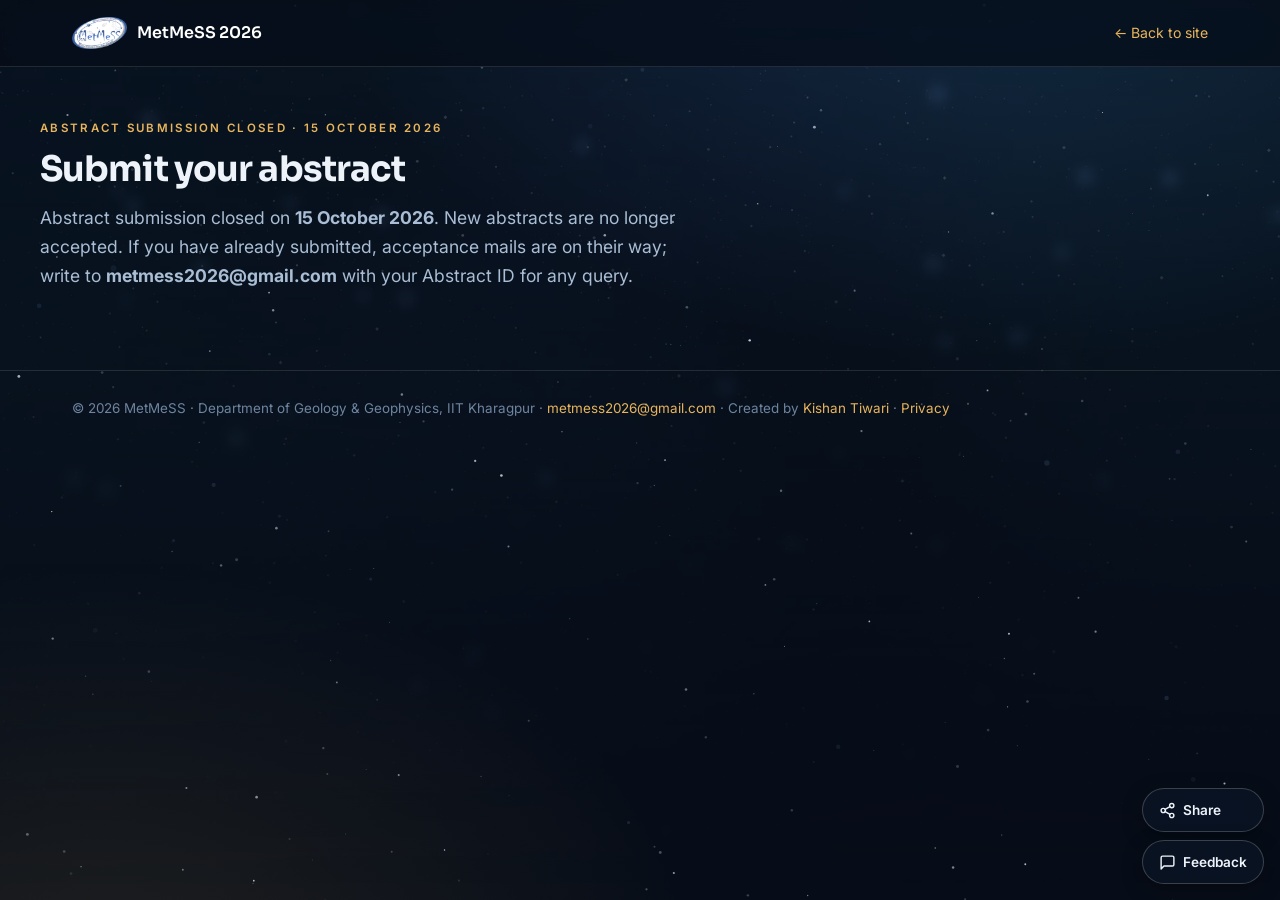
<file: abstract.html>
<!DOCTYPE html>
<html lang="en">
<head>
<meta charset="utf-8">
<meta name="viewport" content="width=device-width, initial-scale=1, viewport-fit=cover">
<meta name="theme-color" content="#081324">
<title>Submit an abstract | MetMeSS 2026 | IIT Kharagpur</title>
<meta name="description" content="Abstract submission for MetMeSS 2026, 26-27 October 2026, IIT Kharagpur.">
<link rel="icon" href="assets/img/favicon.png" type="image/png">
<link rel="preconnect" href="https://fonts.googleapis.com">
<link rel="preconnect" href="https://fonts.gstatic.com" crossorigin>
<link href="https://fonts.googleapis.com/css2?family=Sora:wght@500;600;700&family=Inter:wght@400;500;600&display=swap" rel="stylesheet">
<link rel="stylesheet" href="assets/css/base.css">
<link rel="stylesheet" href="assets/css/forms.css">
<script data-goatcounter="https://metmess.goatcounter.com/count" async src="https://gc.zgo.at/count.js"></script>
</head>
<body>
<canvas id="sky" aria-hidden="true"></canvas>
<a class="skip" href="#main">Skip to content</a>

<header class="page-head">
 <div class="wrap">
  <a class="brand" href="index.html"><img src="assets/img/logo.webp" width="680" height="399" alt="">MetMeSS 2026</a>
  <a href="index.html" style="font-size:.88rem">&larr; Back to site</a>
 </div>
</header>

<main id="main">

<div class="wrap intro">
 <p class="eyebrow">Abstract submission closed &middot; 15 October 2026</p>
 <h1>Submit your abstract</h1>
 <p class="lead">Abstract submission closed on <b>15 October 2026</b>. New abstracts are no longer accepted. If you have already submitted, acceptance mails are on their way; write to <b>metmess2026@gmail.com</b> with your Abstract ID for any query.</p>
</div>

<div class="wrap">
 <div class="steps" hidden style="display:none">
  <div class="stepbox on" id="sb1"><b>Step 1</b>Authors</div>
  <div class="stepbox" id="sb2"><b>Step 2</b>Abstract</div>
  <div class="stepbox" id="sb3"><b>Step 3</b>Upload &amp; submit</div>
 </div>

 <form id="absform" novalidate hidden style="display:none">

 <!-- Spam trap. Not a real field. Left empty by humans, filled by bots. -->
 <div aria-hidden="true" style="position:absolute;width:1px;height:1px;overflow:hidden;clip-path:inset(50%);white-space:nowrap">
  <label for="f-website">Website</label>
  <input id="f-website" name="website" type="text" tabindex="-1" autocomplete="off">
 </div>

 <!-- ============ STEP 1 ============ -->
 <section class="card" id="step1">
  <fieldset style="margin-bottom:0">
   <legend>Submitting author</legend>
   <p class="hint">We will send all correspondence about this abstract to this address.</p>
   <div class="row">
    <div class="field"><label for="f-name">Full name <span class="req">*</span></label><input id="f-name" name="name" required autocomplete="name"><div class="err">Please enter your name.</div></div>
    <div class="field"><label for="f-email">Email <span class="req">*</span></label><input id="f-email" type="email" name="email" required autocomplete="email" inputmode="email"><div class="err">Please enter a valid email.</div></div>
   </div>
   <div class="row">
    <div class="field"><label for="f-affiliation">Affiliation <span class="req">*</span></label><input id="f-affiliation" name="affiliation" placeholder="Department, Institute, City" required autocomplete="organization"><div class="err">Please enter your affiliation.</div></div>
   </div>
   <div class="ok-box" style="margin-top:4px"><b>Registration is separate.</b> Submitting an abstract does not register you. Register through the IIT Kharagpur CEP portal, <a href="register.html">steps here</a>. Your abstract enters the programme once you are registered. Both close 15 October 2026.</div>
  </fieldset>

  <fieldset style="margin:26px 0 0">
   <legend>Authors and affiliations</legend>
   <p class="hint">List every author in the order they appear on the abstract, and mark the presenting author.</p>
   <div id="authors"></div>
   <button type="button" class="btn btn-s btn-sm" id="addAuthor">+ Add author</button>
  </fieldset>

  <div class="nav"><span></span><button type="button" class="btn btn-p" data-next="2">Continue &rarr;</button></div>
 </section>

 <!-- ============ STEP 2 ============ -->
 <section class="card hide" id="step2">
  <fieldset style="margin-bottom:0">
   <legend>Abstract details</legend>
   <p class="hint">These are used to build the programme. The full text stays in the file you upload.</p>
   <div class="field"><label for="f-title">Abstract title <span class="req">*</span></label><input id="f-title" name="title"><div class="err">Please enter the abstract title.</div></div>
   <div class="row">
    <div class="field"><label for="f-theme">Preferred theme <span class="req">*</span></label>
     <select id="f-theme" name="theme">
      <option value="">Select&hellip;</option>
      <option>1 - Early solar system processes &amp; organics</option>
      <option>2 - Differentiated bodies: asteroids, Moon, Mars</option>
      <option>3 - Asteroids, comets, micrometeorites &amp; returned samples</option>
      <option>4 - Planetary analogues</option>
      <option>5 - Planetary remote sensing &amp; instrumentation</option>
      <option>6 - Space weathering, meteors, atmosphere &amp; ionosphere</option>
     </select><div class="err">Please select a theme.</div>
    </div>
    <div class="field"><label for="f-prefer">Presentation preference <span class="req">*</span></label>
     <select id="f-prefer" name="prefer"><option value="">Select&hellip;</option><option>Oral</option><option>Poster</option><option>No preference</option></select>
     <div class="err">Please select a preference.</div>
    </div>
   </div>
   <div class="field"><label for="f-keywords">Keywords <small style="color:var(--dim);font-weight:400">- optional, up to five</small></label><input id="f-keywords" name="keywords" placeholder="chondrite, shock metamorphism, Raman spectroscopy"></div>
   <div class="field"><label for="f-remarks">Remarks (optional)</label><textarea id="f-remarks" name="remarks" placeholder="Anything the programme committee should know."></textarea></div>
  </fieldset>
  <div class="nav"><button type="button" class="btn btn-s" data-back="1">&larr; Back</button><button type="button" class="btn btn-p" data-next="3">Continue &rarr;</button></div>
 </section>

 <!-- ============ STEP 3 ============ -->
 <section class="card hide" id="step3">
  <fieldset style="margin-bottom:0">
   <legend>Upload your abstract</legend>
   <p class="hint">Both files are required - the editable DOCX and a PDF of the same abstract. Use the official template; abstracts in any other format will be returned.</p>

   <div class="btns" style="margin-bottom:20px">
    <a class="btn btn-s btn-sm" href="assets/docs/MetMeSS2026_Abstract_Template.docx" download>Download the template (DOCX)</a>
   </div>

   <label for="fileDoc">Word file (.docx) <span class="req">*</span></label>
   <div class="drop" id="dropDoc">
    <input type="file" id="fileDoc" accept=".docx,.doc,application/vnd.openxmlformats-officedocument.wordprocessingml.document">
    <p><b style="color:var(--cyan)">Choose a file</b> or drag it here</p>
    <small>.docx &middot; maximum 8&nbsp;MB</small>
   </div>
   <div id="docOut"></div>
   <div class="err" id="docErr" style="margin-bottom:18px">Please attach your abstract as a .docx file.</div>

   <label style="margin-top:18px">PDF of the same abstract <span class="req">*</span></label>
   <div class="drop" id="dropPdf">
    <input type="file" id="filePdf" accept=".pdf,application/pdf">
    <p><b style="color:var(--cyan)">Choose a file</b> or drag it here</p>
    <small>.pdf &middot; maximum 8&nbsp;MB</small>
   </div>
   <div id="pdfOut"></div>
   <div class="err" id="pdfErr">Please attach a PDF of your abstract.</div>

   <div class="notice"><b>Before you submit.</b> Check that the abstract fits one page, uses Times New Roman 10&nbsp;pt on US&nbsp;Letter, and that every meteorite name is an official name approved by the Nomenclature Committee.</div>

   <div class="chk" style="margin-top:18px"><input type="checkbox" id="agree"><label for="agree" style="margin:0">I confirm the abstract is prepared using the official template and all co-authors have approved this submission. <span class="req">*</span></label></div>
   <div class="err" id="agreeErr">Please confirm before submitting.</div>
   <p class="hint" style="margin-top:10px">What happens to what you send us is set out in our <a href="privacy.html">privacy note</a>.</p>
   <div class="bar" id="bar"><i></i></div>
  </fieldset>
  <div class="nav"><button type="button" class="btn btn-s" data-back="2">&larr; Back</button><button type="submit" class="btn btn-p" id="submitBtn">Submit abstract</button></div>
 </section>
 </form>

 <section class="card" id="done">
  <p class="eyebrow" style="text-align:center">Abstract received</p>
  <h2 style="text-align:center;font-size:1.4rem">Thank you - your abstract is in.</h2>
  <div class="idbox" id="doneId">ABS000</div>
  <p class="lead" style="max-width:56ch;margin:0 auto">A confirmation with your files attached has been sent to <b id="doneEmail" style="color:#fff"></b>. Quote this abstract ID in any correspondence about it.</p>
  <div class="ok-box" id="needReg" style="max-width:56ch;margin:22px auto 0;display:none"><b>One more step.</b> Register through the IIT Kharagpur CEP portal if you have not already, <a href="register.html">steps here</a>. Your abstract enters the programme once registration is complete. Closes 15 October 2026.</div>
  <div style="margin-top:26px;text-align:center"><a class="btn btn-p" href="index.html">Back to the site</a></div>
 </section>
</div>

</main>

<footer class="page-foot"><div class="wrap">&copy; 2026 MetMeSS &middot; Department of Geology &amp; Geophysics, IIT Kharagpur &middot; <a href="mailto:metmess2026@gmail.com">metmess2026@gmail.com</a> &middot; Created by <a href="https://kishangeo.github.io/">Kishan Tiwari</a> &middot; <a href="privacy.html">Privacy</a></div></footer>

<script>
/* ====== SAME URL AS register.html ====== */
var SCRIPT_URL = 'https://script.google.com/macros/s/AKfycbxAWj5GyKPRIvSNLE-KfleeuR-2MB0nGisFkmZW_Ei_B8DVAi5P1VfQQNefZ-XOWD5yCw/exec';
/* ====================================== */

var MAX_MB = 8, cur = 1, files = {doc:null, pdf:null};
var FORM_T0 = Date.now();   /* spam trap: nobody fills three steps in under 10 seconds */
function $(id){return document.getElementById(id);}

/* ---------- authors ---------- */
var authorsEl = $('authors');
function addAuthor(presenting){
 var i = authorsEl.children.length;
 var d = document.createElement('div');
 d.className = 'author';
 d.innerHTML = '<span class="anum">Author ' + (i+1) + '</span>' +
  (i>0 ? '<button type="button" class="rm" title="Remove">&times;</button>' : '') +
  '<div class="row"><div class="field" style="margin-bottom:0"><label for="aName'+i+'">Name</label><input id="aName'+i+'" class="aName" autocomplete="off"></div>' +
  '<div class="field" style="margin-bottom:0"><label for="aAff'+i+'">Affiliation</label><input id="aAff'+i+'" class="aAff" autocomplete="off"></div></div>' +
  '<div class="chk"><input type="radio" id="aPres'+i+'" name="presenting" class="aPres" ' + (presenting?'checked':'') + '><label for="aPres'+i+'" style="margin:0">Presenting author</label></div>';
 var rm = d.querySelector('.rm');
 if (rm) rm.addEventListener('click', function(){ d.remove(); renumber(); });
 authorsEl.appendChild(d);
}
function renumber(){ [].forEach.call(authorsEl.children, function(c,i){ c.querySelector('.anum').textContent = 'Author ' + (i+1); }); }
$('addAuthor').addEventListener('click', function(){ addAuthor(false); });
addAuthor(true);

document.querySelector('[name=name]').addEventListener('blur', function(){
 var a = authorsEl.querySelector('.aName'); if (a && !a.value) a.value = this.value;
});
document.querySelector('[name=affiliation]').addEventListener('blur', function(){
 var a = authorsEl.querySelector('.aAff'); if (a && !a.value) a.value = this.value;
});

/* ---------- file pickers ---------- */
function human(b){ return b < 1048576 ? (b/1024).toFixed(0)+' KB' : (b/1048576).toFixed(1)+' MB'; }
function wire(kind, dropId, inputId, outId, exts){
 var drop = $(dropId), input = $(inputId), out = $(outId);
 drop.addEventListener('click', function(){ input.click(); });
 ['dragenter','dragover'].forEach(function(ev){
  drop.addEventListener(ev, function(e){ e.preventDefault(); drop.classList.add('over'); });
 });
 ['dragleave','drop'].forEach(function(ev){
  drop.addEventListener(ev, function(e){ e.preventDefault(); drop.classList.remove('over'); });
 });
 drop.addEventListener('drop', function(e){ if (e.dataTransfer.files.length) take(e.dataTransfer.files[0]); });
 input.addEventListener('change', function(){ if (input.files.length) take(input.files[0]); });

 function take(f){
  var ok = exts.some(function(x){ return f.name.toLowerCase().slice(-x.length) === x; });
  if (!ok){ alert('Please choose a ' + exts.join(' or ') + ' file.'); return; }
  if (f.size > MAX_MB*1048576){ alert('That file is ' + human(f.size) + '. The limit is ' + MAX_MB + ' MB.'); return; }
  files[kind] = f;
  out.innerHTML = '<div class="filed good"><span class="fn">' + f.name.replace(/</g,'&lt;') +
   '</span><span class="fs">' + human(f.size) + '</span><button type="button" class="fx">&times;</button></div>';
  out.querySelector('.fx').addEventListener('click', function(){ files[kind]=null; out.innerHTML=''; input.value=''; });
  drop.style.display = 'none';
  $(kind === 'doc' ? 'docErr' : 'pdfErr').style.display = 'none';
 }
}
wire('doc','dropDoc','fileDoc','docOut',['.docx','.doc']);
wire('pdf','dropPdf','filePdf','pdfOut',['.pdf']);

/* ---------- validation ---------- */
function markBad(el,bad){ el.closest('.field').classList.add('x'); el.closest('.field').classList.toggle('bad',bad); return !bad; }
function validate(step){
 var ok = true;
 if (step === 1){
  ['name','email','affiliation'].forEach(function(n){
   var el = document.querySelector('[name=' + n + ']');
   var bad = !el.value.trim();
   if (n === 'email' && el.value) bad = !/^[^\s@]+@[^\s@]+\.[^\s@]+$/.test(el.value);
   if (!markBad(el,bad)) ok = false;
  });
  var named = [].filter.call(authorsEl.querySelectorAll('.aName'), function(i){ return i.value.trim(); });
  if (!named.length){ alert('Please enter at least one author.'); ok = false; }
 }
 if (step === 2){
  ['title','theme','prefer'].forEach(function(n){
   var el = document.querySelector('[name=' + n + ']');
   if (!markBad(el, !el.value.trim())) ok = false;
  });
 }
 if (step === 3){
  if (!files.doc){ $('docErr').style.display='block'; ok = false; }
  if (!files.pdf){ $('pdfErr').style.display='block'; ok = false; }
  if (!$('agree').checked){ $('agreeErr').style.display='block'; ok = false; } else { $('agreeErr').style.display='none'; }
 }
 return ok;
}
function go(n){
 for (var i=1;i<=3;i++){
  $('step'+i).classList.toggle('hide', i!==n);
  var sb = $('sb'+i); sb.classList.toggle('on', i===n); sb.classList.toggle('done', i<n);
 }
 cur = n; window.scrollTo({top:0,behavior:'smooth'});
}
document.querySelectorAll('[data-next]').forEach(function(b){
 b.addEventListener('click', function(){ if (validate(cur)) go(+b.dataset.next); });
});
document.querySelectorAll('[data-back]').forEach(function(b){
 b.addEventListener('click', function(){ go(+b.dataset.back); });
});

/* ---------- submit ---------- */
function readB64(f){
 return new Promise(function(res, rej){
  var r = new FileReader();
  r.onload = function(){ res({ name:f.name, mimeType:f.type || 'application/octet-stream', data:String(r.result).split(',')[1] }); };
  r.onerror = rej;
  r.readAsDataURL(f);
 });
}

$('absform').addEventListener('submit', function(e){
 e.preventDefault();
 if (!validate(3)) return;

 /* spam trap */
 var trap = document.getElementById('f-website');
 if ((trap && trap.value) || (Date.now() - FORM_T0) < 10000){
  alert('We could not accept that submission. If you are a person and not a robot, please email your abstract to metmess2026@gmail.com and we will enter it by hand.');
  return;
 }
 var btn = $('submitBtn'), bar = $('bar');
 btn.disabled = true; btn.innerHTML = '<span class="spin"></span> Uploading&hellip;';
 bar.style.display = 'block'; bar.firstElementChild.style.width = '25%';

 var authors = [].map.call(authorsEl.children, function(c){
  return { name:c.querySelector('.aName').value.trim(),
       affiliation:c.querySelector('.aAff').value.trim(),
       presenting:c.querySelector('.aPres').checked };
 }).filter(function(a){ return a.name; });

 var f = e.target, g = function(n){ var el = f.elements[n]; return el ? el.value.trim() : ''; };

 Promise.all([readB64(files.doc), readB64(files.pdf)]).then(function(fs){
  bar.firstElementChild.style.width = '60%';
  var data = {
   action:'abstract',
   name:g('name'), email:g('email'), affiliation:g('affiliation'),
   regId:g('regId').toUpperCase(),
   title:g('title'), theme:g('theme'), prefer:g('prefer'),
   keywords:g('keywords'), remarks:g('remarks'),
   authors:authors, files:fs, website:g('website')
  };
  if (SCRIPT_URL.indexOf('PASTE_') === 0){
   alert('The form backend is not connected yet.\n\nPaste your Apps Script Web App URL into SCRIPT_URL at the top of the script block in abstract.html.');
   btn.disabled = false; btn.textContent = 'Submit abstract'; bar.style.display='none'; return;
  }
  return fetch(SCRIPT_URL, { method:'POST', body:JSON.stringify(data), headers:{'Content-Type':'text/plain;charset=utf-8'} })
   .then(function(r){ return r.json(); })
   .then(function(res){
    bar.firstElementChild.style.width = '100%';
    if (res.ok){
     $('absform').style.display = 'none';
     document.querySelector('.steps').style.display = 'none';
     $('doneId').textContent = res.absId;
     $('doneEmail').textContent = data.email;
     $('needReg').style.display = 'block';
     $('done').style.display = 'block';
     window.scrollTo({top:0,behavior:'smooth'});
    } else {
     alert(res.message || 'Something went wrong. Please try again or email metmess2026@gmail.com.');
     btn.disabled = false; btn.textContent = 'Submit abstract'; bar.style.display='none';
    }
   });
 }).catch(function(){
  alert('Upload failed. Check your connection and try again, or email your abstract to metmess2026@gmail.com.');
  btn.disabled = false; btn.textContent = 'Submit abstract'; bar.style.display='none';
 });
});
</script>
<script src="assets/js/sky.js" defer></script>
<script src="assets/js/share.js" defer></script>
</body>
</html>
</file>
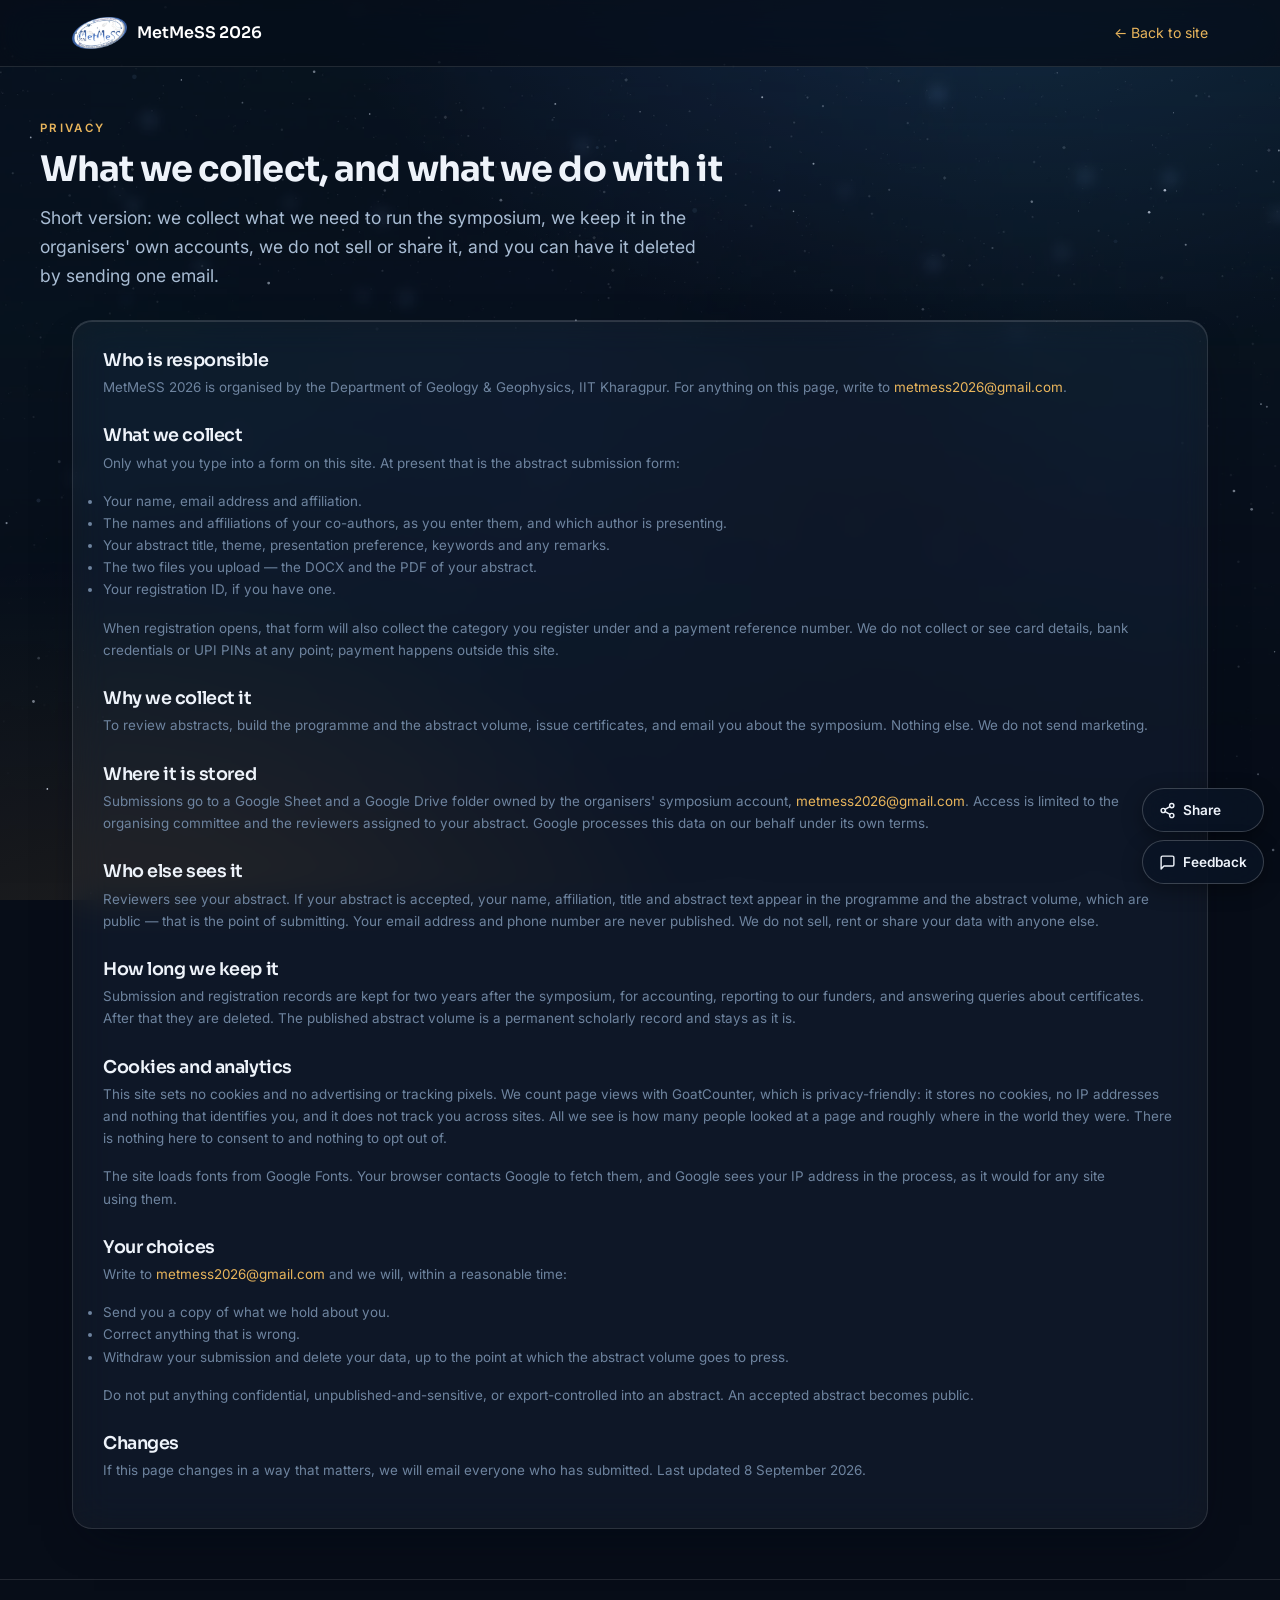
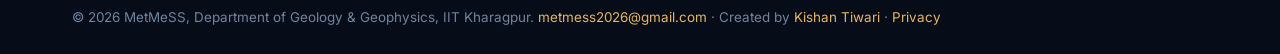
<file: privacy.html>
<!DOCTYPE html>
<html lang="en">
<head>
<meta charset="utf-8">
<meta name="viewport" content="width=device-width, initial-scale=1, viewport-fit=cover">
<meta name="theme-color" content="#081324">
<title>Privacy | MetMeSS 2026 | IIT Kharagpur</title>
<meta name="description" content="What MetMeSS 2026 collects when you submit an abstract, where it is stored, how long it is kept, and how to have it removed.">
<link rel="canonical" href="https://metmess.github.io/privacy.html">
<link rel="icon" href="assets/img/favicon.png" type="image/png">
<link rel="preconnect" href="https://fonts.googleapis.com">
<link rel="preconnect" href="https://fonts.gstatic.com" crossorigin>
<link href="https://fonts.googleapis.com/css2?family=Sora:wght@500;600;700&family=Inter:wght@400;500;600&display=swap" rel="stylesheet">
<link rel="stylesheet" href="assets/css/base.css">
<link rel="stylesheet" href="assets/css/forms.css">
<script data-goatcounter="https://metmess.goatcounter.com/count" async src="https://gc.zgo.at/count.js"></script>
</head>
<body>
<canvas id="sky" aria-hidden="true"></canvas>
<a class="skip" href="#main">Skip to content</a>

<header class="page-head">
 <div class="wrap">
  <a class="brand" href="index.html"><img src="assets/img/logo.webp" width="680" height="399" alt="">MetMeSS 2026</a>
  <a href="index.html" style="font-size:.88rem">&larr; Back to site</a>
 </div>
</header>

<main id="main">

<div class="wrap intro">
 <p class="eyebrow">Privacy</p>
 <h1>What we collect, and what we do with it</h1>
 <p class="lead">Short version: we collect what we need to run the symposium, we keep it in the organisers' own accounts, we do not sell or share it, and you can have it deleted by sending one email.</p>
</div>

<div class="wrap">
 <div class="card">

  <h2 style="font-family:var(--disp);font-size:1.1rem;margin:0 0 6px">Who is responsible</h2>
  <p class="hint" style="margin-top:0">MetMeSS 2026 is organised by the Department of Geology &amp; Geophysics, IIT Kharagpur. For anything on this page, write to <a href="mailto:metmess2026@gmail.com">metmess2026@gmail.com</a>.</p>

  <h2 style="font-family:var(--disp);font-size:1.1rem;margin:28px 0 6px">What we collect</h2>
  <p class="hint" style="margin-top:0">Only what you type into a form on this site. At present that is the abstract submission form:</p>
  <ul class="hint" style="margin-top:8px">
   <li>Your name, email address and affiliation.</li>
   <li>The names and affiliations of your co-authors, as you enter them, and which author is presenting.</li>
   <li>Your abstract title, theme, presentation preference, keywords and any remarks.</li>
   <li>The two files you upload &mdash; the DOCX and the PDF of your abstract.</li>
   <li>Your registration ID, if you have one.</li>
  </ul>
  <p class="hint">When registration opens, that form will also collect the category you register under and a payment reference number. We do not collect or see card details, bank credentials or UPI PINs at any point; payment happens outside this site.</p>

  <h2 style="font-family:var(--disp);font-size:1.1rem;margin:28px 0 6px">Why we collect it</h2>
  <p class="hint" style="margin-top:0">To review abstracts, build the programme and the abstract volume, issue certificates, and email you about the symposium. Nothing else. We do not send marketing.</p>

  <h2 style="font-family:var(--disp);font-size:1.1rem;margin:28px 0 6px">Where it is stored</h2>
  <p class="hint" style="margin-top:0">Submissions go to a Google Sheet and a Google Drive folder owned by the organisers' symposium account, <a href="mailto:metmess2026@gmail.com">metmess2026@gmail.com</a>. Access is limited to the organising committee and the reviewers assigned to your abstract. Google processes this data on our behalf under its own terms.</p>

  <h2 style="font-family:var(--disp);font-size:1.1rem;margin:28px 0 6px">Who else sees it</h2>
  <p class="hint" style="margin-top:0">Reviewers see your abstract. If your abstract is accepted, your name, affiliation, title and abstract text appear in the programme and the abstract volume, which are public &mdash; that is the point of submitting. Your email address and phone number are never published. We do not sell, rent or share your data with anyone else.</p>

  <h2 style="font-family:var(--disp);font-size:1.1rem;margin:28px 0 6px">How long we keep it</h2>
  <p class="hint" style="margin-top:0">Submission and registration records are kept for two years after the symposium, for accounting, reporting to our funders, and answering queries about certificates. After that they are deleted. The published abstract volume is a permanent scholarly record and stays as it is.</p>

  <h2 style="font-family:var(--disp);font-size:1.1rem;margin:28px 0 6px">Cookies and analytics</h2>
  <p class="hint" style="margin-top:0">This site sets no cookies and no advertising or tracking pixels. We count page views with GoatCounter, which is privacy-friendly: it stores no cookies, no IP addresses and nothing that identifies you, and it does not track you across sites. All we see is how many people looked at a page and roughly where in the world they were. There is nothing here to consent to and nothing to opt out of.</p>
  <p class="hint">The site loads fonts from Google Fonts. Your browser contacts Google to fetch them, and Google sees your IP address in the process, as it would for any site using them.</p>

  <h2 style="font-family:var(--disp);font-size:1.1rem;margin:28px 0 6px">Your choices</h2>
  <p class="hint" style="margin-top:0">Write to <a href="mailto:metmess2026@gmail.com">metmess2026@gmail.com</a> and we will, within a reasonable time:</p>
  <ul class="hint" style="margin-top:8px">
   <li>Send you a copy of what we hold about you.</li>
   <li>Correct anything that is wrong.</li>
   <li>Withdraw your submission and delete your data, up to the point at which the abstract volume goes to press.</li>
  </ul>
  <p class="hint">Do not put anything confidential, unpublished-and-sensitive, or export-controlled into an abstract. An accepted abstract becomes public.</p>

  <h2 style="font-family:var(--disp);font-size:1.1rem;margin:28px 0 6px">Changes</h2>
  <p class="hint" style="margin-top:0">If this page changes in a way that matters, we will email everyone who has submitted. Last updated 8 September 2026.</p>

 </div>
</div>

</main>

<footer class="page-foot"><div class="wrap">&copy; 2026 MetMeSS, Department of Geology &amp; Geophysics, IIT Kharagpur. <a href="mailto:metmess2026@gmail.com">metmess2026@gmail.com</a> &middot; Created by <a href="https://kishangeo.github.io/">Kishan Tiwari</a> &middot; <a href="privacy.html">Privacy</a></div></footer>

<script src="assets/js/sky.js" defer></script>
<script src="assets/js/share.js" defer></script>
</body>
</html>
</file>
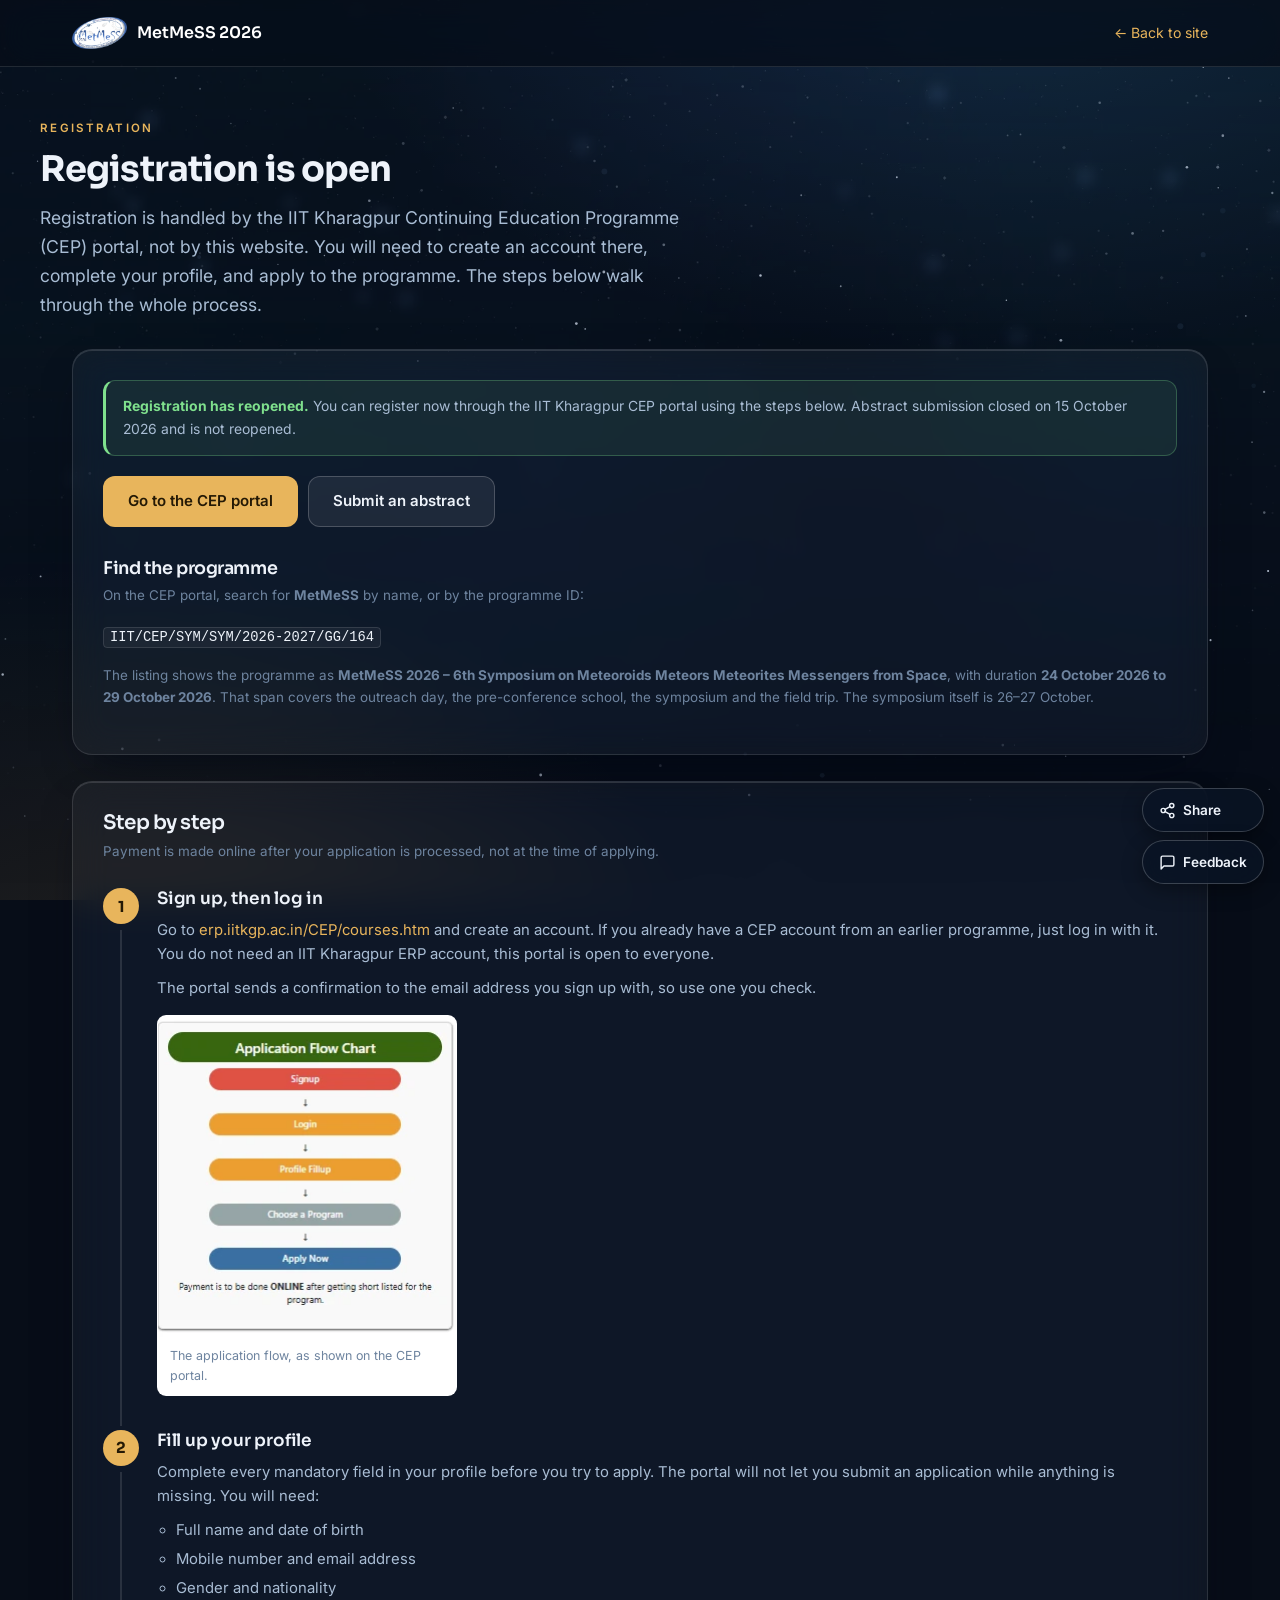
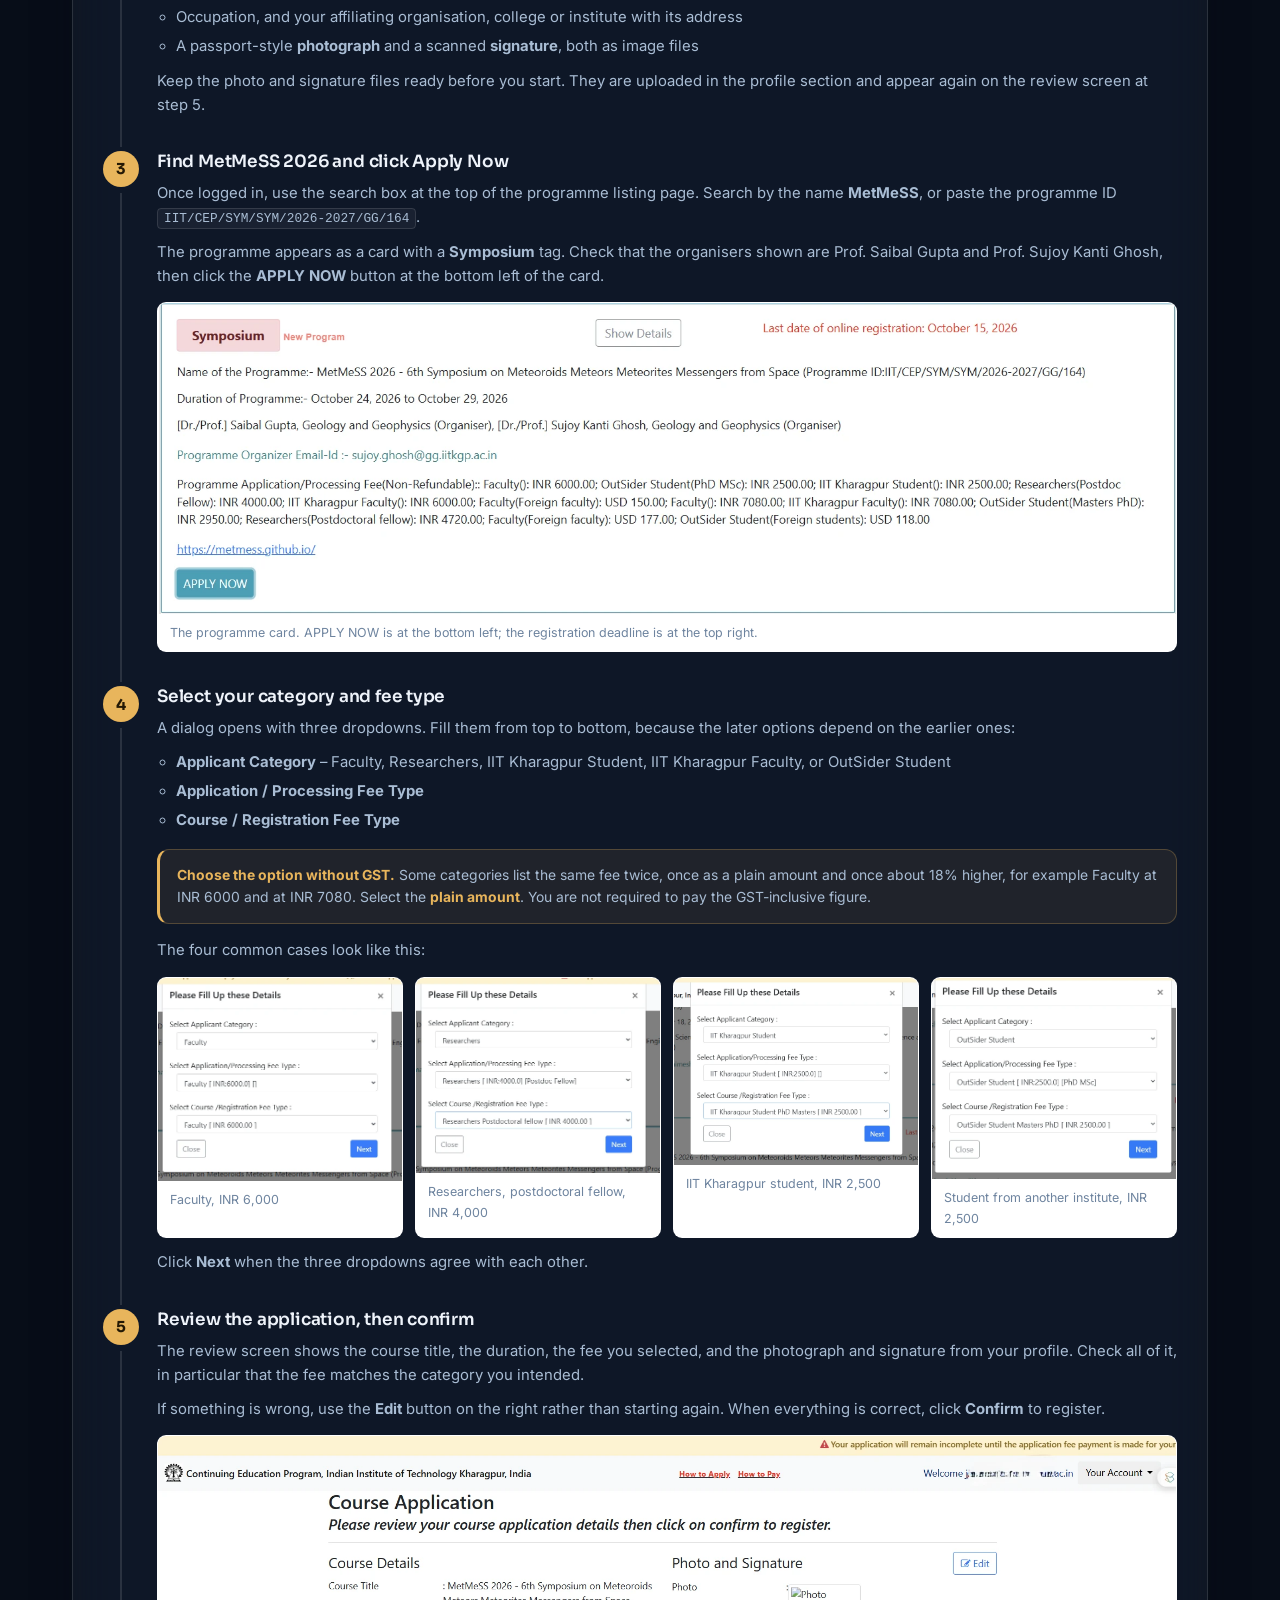
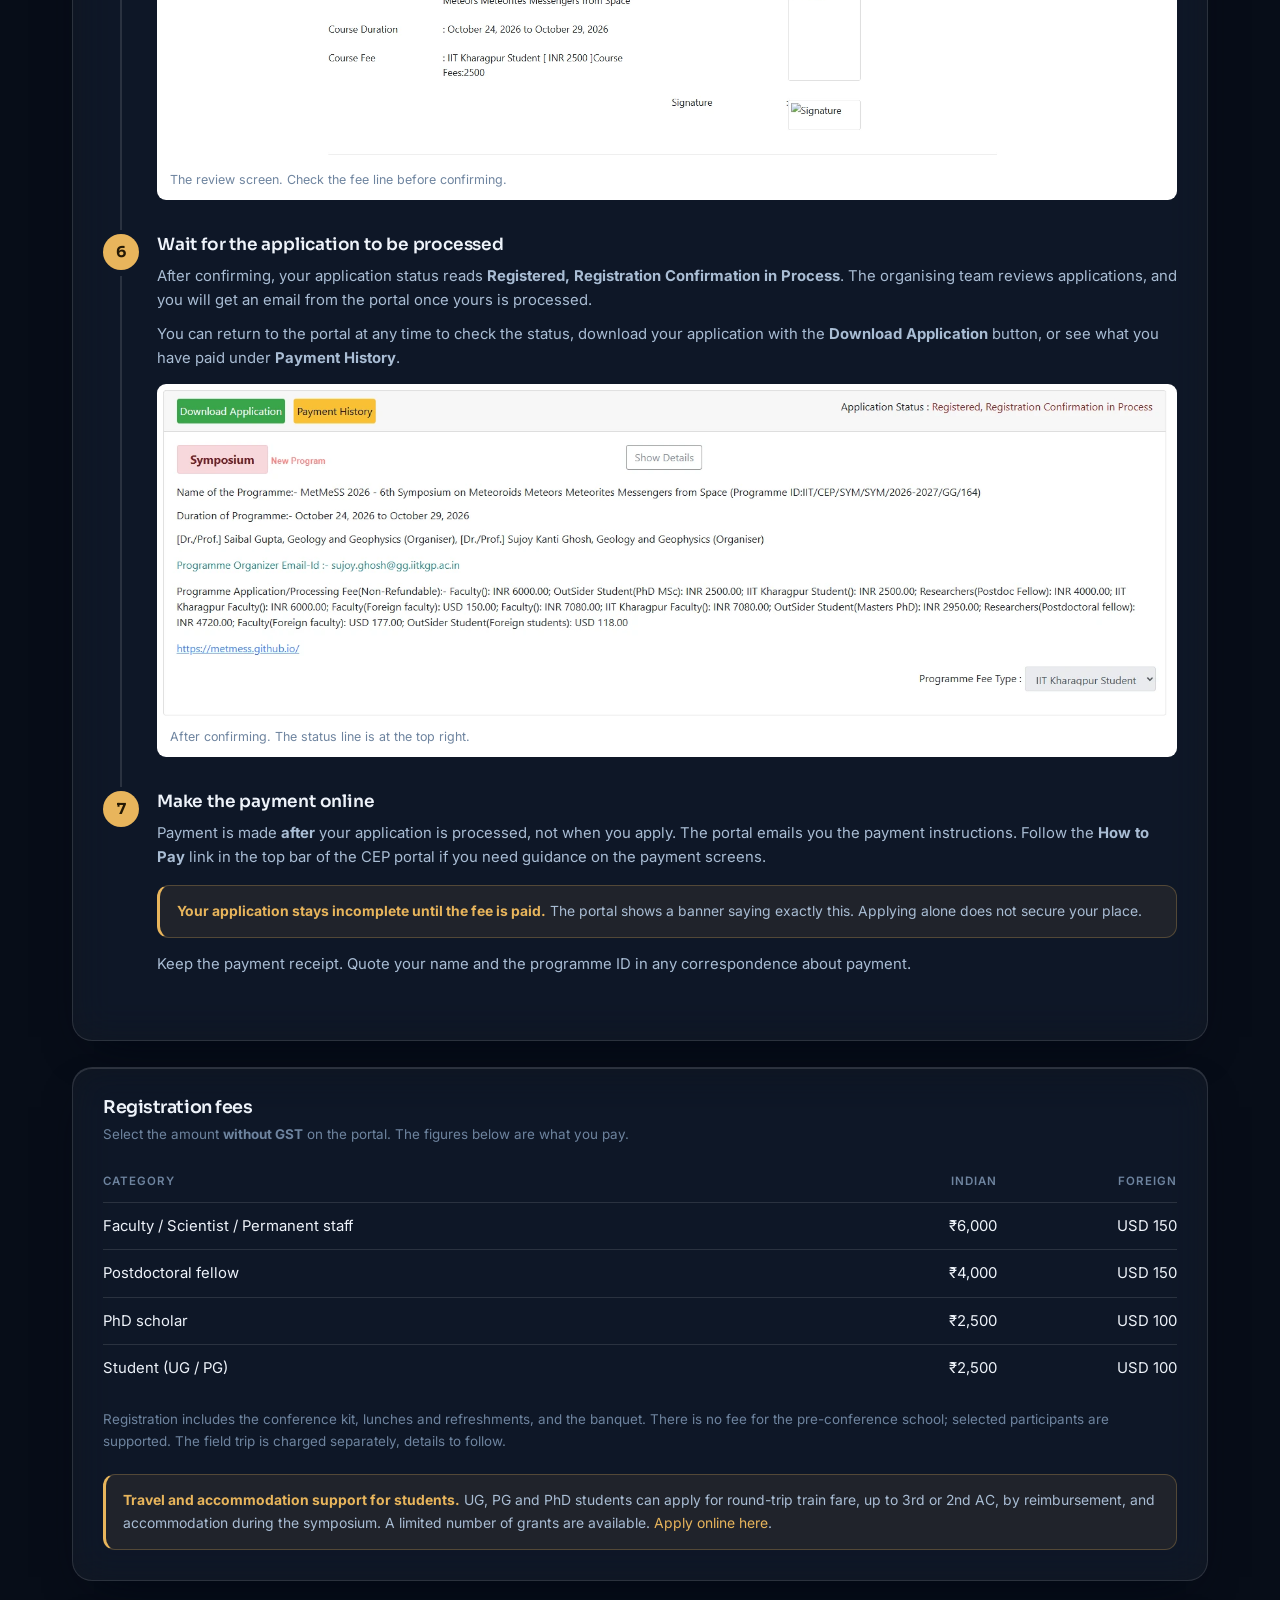
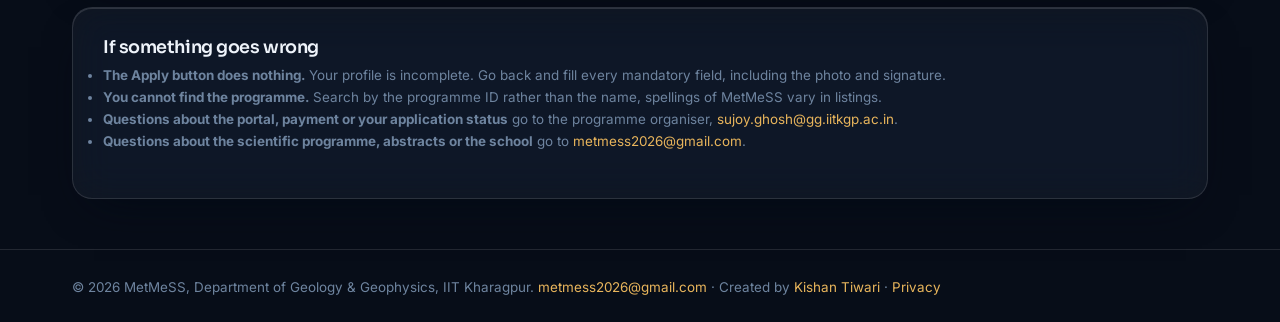
<file: register.html>
<!DOCTYPE html>
<html lang="en">
<head>
<meta charset="utf-8">
<meta name="viewport" content="width=device-width, initial-scale=1, viewport-fit=cover">
<meta name="theme-color" content="#081324">
<title>Registration | MetMeSS 2026 | IIT Kharagpur</title>
<meta name="description" content="How to register for MetMeSS 2026 through the IIT Kharagpur Continuing Education Programme portal. Step by step, with screenshots. Registration has reopened.">
<link rel="canonical" href="https://metmess.github.io/register.html">
<link rel="icon" href="assets/img/favicon.png" type="image/png">
<link rel="preconnect" href="https://fonts.googleapis.com">
<link rel="preconnect" href="https://fonts.gstatic.com" crossorigin>
<link href="https://fonts.googleapis.com/css2?family=Sora:wght@500;600;700&family=Inter:wght@400;500;600&display=swap" rel="stylesheet">
<link rel="stylesheet" href="assets/css/base.css">
<link rel="stylesheet" href="assets/css/forms.css">
<style>
 .steps-list{counter-reset:stp;margin:0;padding:0;list-style:none}
 .stp{position:relative;padding:0 0 0 54px;margin:0 0 34px}
 .stp::before{counter-increment:stp;content:counter(stp);
  position:absolute;left:0;top:0;width:36px;height:36px;border-radius:50%;
  display:flex;align-items:center;justify-content:center;
  background:var(--accent);color:var(--accent-in);font-weight:700;font-size:.95rem;
  font-family:var(--disp)}
 .stp::after{content:"";position:absolute;left:17px;top:42px;bottom:-30px;width:2px;
  background:var(--glass-line)}
 .stp:last-child::after{display:none}
 .stp h3{font-family:var(--disp);font-size:1.06rem;margin:6px 0 8px;line-height:1.3}
 .stp p, .stp ul{color:var(--ink-2);font-size:.93rem;line-height:1.62;margin:0 0 10px}
 .stp ul{padding-left:19px}
 .stp li{margin-bottom:5px}
 .shot{margin:14px 0 4px;border:1px solid var(--glass-line);border-radius:9px;
  overflow:hidden;background:#fff}
 .shot img{display:block;width:100%;height:auto}
 .shot figcaption{font-size:.78rem;color:var(--ink-3);padding:8px 12px;
  background:var(--glass);border-top:1px solid var(--glass-line)}
 .shot-row{display:grid;grid-template-columns:repeat(auto-fit,minmax(230px,1fr));gap:12px;margin:14px 0 4px}
 .shot-row .shot{margin:0}
 .kv{font-family:ui-monospace,SFMono-Regular,Menlo,monospace;font-size:.86em;
  background:var(--glass);padding:2px 6px;border-radius:4px;border:1px solid var(--glass-line)}
 @media (max-width:560px){ .stp{padding-left:44px} .stp::before{width:30px;height:30px;font-size:.85rem} .stp::after{left:14px} }
</style>
<script data-goatcounter="https://metmess.goatcounter.com/count" async src="https://gc.zgo.at/count.js"></script>
</head>
<body>
<canvas id="sky" aria-hidden="true"></canvas>
<a class="skip" href="#main">Skip to content</a>

<header class="page-head">
 <div class="wrap">
  <a class="brand" href="index.html"><img src="assets/img/logo.webp" width="680" height="399" alt="">MetMeSS 2026</a>
  <a href="index.html" style="font-size:.88rem">&larr; Back to site</a>
 </div>
</header>

<main id="main">

<div class="wrap intro">
 <p class="eyebrow">Registration</p>
 <h1>Registration is open</h1>
 <p class="lead">Registration is handled by the IIT Kharagpur Continuing Education Programme (CEP) portal, not by this website. You will need to create an account there, complete your profile, and apply to the programme. The steps below walk through the whole process.</p>
</div>

<div class="wrap">

 <div class="card">
  <div class="ok-box" style="margin-top:0">
   <b>Registration has reopened.</b> You can register now through the IIT Kharagpur CEP portal using the steps below. Abstract submission closed on 15 October 2026 and is not reopened.
  </div>

  <div class="btns" style="margin-top:20px">
   <a class="btn btn-p" href="https://erp.iitkgp.ac.in/CEP/courses.htm" target="_blank" rel="noopener">Go to the CEP portal</a>
   <a class="btn btn-s" href="abstract.html">Submit an abstract</a>
  </div>

  <h2 style="font-family:var(--disp);font-size:1.1rem;margin:32px 0 6px">Find the programme</h2>
  <p class="hint" style="margin-top:0">On the CEP portal, search for <b>MetMeSS</b> by name, or by the programme ID:</p>
  <p style="margin:6px 0 0"><span class="kv">IIT/CEP/SYM/SYM/2026-2027/GG/164</span></p>
  <p class="hint" style="margin-top:14px">The listing shows the programme as <b>MetMeSS 2026 &ndash; 6th Symposium on Meteoroids Meteors Meteorites Messengers from Space</b>, with duration <b>24 October 2026 to 29 October 2026</b>. That span covers the outreach day, the pre-conference school, the symposium and the field trip. The symposium itself is 26&ndash;27 October.</p>
 </div>

 <!-- ================= STEPS ================= -->
 <div class="card" style="margin-top:26px">
  <h2 style="font-family:var(--disp);font-size:1.25rem;margin:0 0 6px">Step by step</h2>
  <p class="hint">Payment is made online after your application is processed, not at the time of applying.</p>

  <ol class="steps-list" style="margin-top:26px">

   <li class="stp">
    <h3>Sign up, then log in</h3>
    <p>Go to <a href="https://erp.iitkgp.ac.in/CEP/courses.htm" target="_blank" rel="noopener">erp.iitkgp.ac.in/CEP/courses.htm</a> and create an account. If you already have a CEP account from an earlier programme, just log in with it. You do not need an IIT Kharagpur ERP account, this portal is open to everyone.</p>
    <p>The portal sends a confirmation to the email address you sign up with, so use one you check.</p>
    <figure class="shot" style="max-width:300px">
     <img src="assets/img/registration/01-flow-chart.webp" width="297" height="320" loading="lazy" decoding="async" alt="Application flow chart from the CEP portal: Signup, Login, Profile Fillup, Choose a Program, Apply Now. A note says payment is done online after being shortlisted.">
     <figcaption>The application flow, as shown on the CEP portal.</figcaption>
    </figure>
   </li>

   <li class="stp">
    <h3>Fill up your profile</h3>
    <p>Complete every mandatory field in your profile before you try to apply. The portal will not let you submit an application while anything is missing. You will need:</p>
    <ul>
     <li>Full name and date of birth</li>
     <li>Mobile number and email address</li>
     <li>Gender and nationality</li>
     <li>Occupation, and your affiliating organisation, college or institute with its address</li>
     <li>A passport-style <b>photograph</b> and a scanned <b>signature</b>, both as image files</li>
    </ul>
    <p>Keep the photo and signature files ready before you start. They are uploaded in the profile section and appear again on the review screen at step 5.</p>
   </li>

   <li class="stp">
    <h3>Find MetMeSS 2026 and click Apply Now</h3>
    <p>Once logged in, use the search box at the top of the programme listing page. Search by the name <b>MetMeSS</b>, or paste the programme ID <span class="kv">IIT/CEP/SYM/SYM/2026-2027/GG/164</span>.</p>
    <p>The programme appears as a card with a <b>Symposium</b> tag. Check that the organisers shown are Prof. Saibal Gupta and Prof. Sujoy Kanti Ghosh, then click the <b>APPLY NOW</b> button at the bottom left of the card.</p>
    <figure class="shot">
     <img src="assets/img/registration/02-apply-now.webp" width="1533" height="468" loading="lazy" decoding="async" alt="The MetMeSS 2026 programme card on the CEP portal, showing the programme ID, duration, organisers, the fee list, and an APPLY NOW button at the bottom left. The last date of online registration, 15 October 2026, is shown at the top right.">
     <figcaption>The programme card. APPLY NOW is at the bottom left; the registration deadline is at the top right.</figcaption>
    </figure>
   </li>

   <li class="stp">
    <h3>Select your category and fee type</h3>
    <p>A dialog opens with three dropdowns. Fill them from top to bottom, because the later options depend on the earlier ones:</p>
    <ul>
     <li><b>Applicant Category</b> &ndash; Faculty, Researchers, IIT Kharagpur Student, IIT Kharagpur Faculty, or OutSider Student</li>
     <li><b>Application / Processing Fee Type</b></li>
     <li><b>Course / Registration Fee Type</b></li>
    </ul>
    <div class="notice">
     <b>Choose the option without GST.</b> Some categories list the same fee twice, once as a plain amount and once about 18% higher, for example Faculty at INR 6000 and at INR 7080. Select the <b>plain amount</b>. You are not required to pay the GST-inclusive figure.
    </div>
    <p style="margin-top:14px">The four common cases look like this:</p>
    <div class="shot-row">
     <figure class="shot">
      <img src="assets/img/registration/03-category-faculty.webp" width="530" height="441" loading="lazy" decoding="async" alt="CEP dialog with Applicant Category set to Faculty, Application fee type Faculty INR 6000, and Course registration fee type Faculty INR 6000.">
      <figcaption>Faculty, INR 6,000</figcaption>
     </figure>
     <figure class="shot">
      <img src="assets/img/registration/04-category-researcher.webp" width="542" height="435" loading="lazy" decoding="async" alt="CEP dialog with Applicant Category set to Researchers, Application fee type Researchers INR 4000 Postdoc Fellow, and Course registration fee type Researchers Postdoctoral fellow INR 4000.">
      <figcaption>Researchers, postdoctoral fellow, INR 4,000</figcaption>
     </figure>
     <figure class="shot">
      <img src="assets/img/registration/05-category-iitkgp-student.webp" width="637" height="490" loading="lazy" decoding="async" alt="CEP dialog with Applicant Category set to IIT Kharagpur Student, Application fee type IIT Kharagpur Student INR 2500, and Course registration fee type IIT Kharagpur Student PhD Masters INR 2500.">
      <figcaption>IIT Kharagpur student, INR 2,500</figcaption>
     </figure>
     <figure class="shot">
      <img src="assets/img/registration/06-category-outsider-student.webp" width="571" height="472" loading="lazy" decoding="async" alt="CEP dialog with Applicant Category set to OutSider Student, Application fee type OutSider Student INR 2500 PhD MSc, and Course registration fee type OutSider Student Masters PhD INR 2500.">
      <figcaption>Student from another institute, INR 2,500</figcaption>
     </figure>
    </div>
    <p style="margin-top:12px">Click <b>Next</b> when the three dropdowns agree with each other.</p>
   </li>

   <li class="stp">
    <h3>Review the application, then confirm</h3>
    <p>The review screen shows the course title, the duration, the fee you selected, and the photograph and signature from your profile. Check all of it, in particular that the fee matches the category you intended.</p>
    <p>If something is wrong, use the <b>Edit</b> button on the right rather than starting again. When everything is correct, click <b>Confirm</b> to register.</p>
    <figure class="shot">
     <img src="assets/img/registration/07-review-confirm.webp" width="1876" height="600" loading="lazy" decoding="async" alt="The CEP Course Application review page, showing course title, duration 24 to 29 October 2026, the selected course fee, and the uploaded photo and signature, with an Edit button.">
     <figcaption>The review screen. Check the fee line before confirming.</figcaption>
    </figure>
   </li>

   <li class="stp">
    <h3>Wait for the application to be processed</h3>
    <p>After confirming, your application status reads <b>Registered, Registration Confirmation in Process</b>. The organising team reviews applications, and you will get an email from the portal once yours is processed.</p>
    <p>You can return to the portal at any time to check the status, download your application with the <b>Download Application</b> button, or see what you have paid under <b>Payment History</b>.</p>
    <figure class="shot">
     <img src="assets/img/registration/08-status-registered.webp" width="1562" height="511" loading="lazy" decoding="async" alt="The CEP dashboard after applying, showing Download Application and Payment History buttons and the status Registered, Registration Confirmation in Process.">
     <figcaption>After confirming. The status line is at the top right.</figcaption>
    </figure>
   </li>

   <li class="stp">
    <h3>Make the payment online</h3>
    <p>Payment is made <b>after</b> your application is processed, not when you apply. The portal emails you the payment instructions. Follow the <b>How to Pay</b> link in the top bar of the CEP portal if you need guidance on the payment screens.</p>
    <div class="notice">
     <b>Your application stays incomplete until the fee is paid.</b> The portal shows a banner saying exactly this. Applying alone does not secure your place.
    </div>
    <p style="margin-top:14px">Keep the payment receipt. Quote your name and the programme ID in any correspondence about payment.</p>
   </li>

  </ol>
 </div>

 <!-- ================= FEES ================= -->
 <div class="card" style="margin-top:26px">
  <h2 style="font-family:var(--disp);font-size:1.1rem;margin:0 0 5px">Registration fees</h2>
  <p class="hint" style="margin-top:0">Select the amount <b>without GST</b> on the portal. The figures below are what you pay.</p>
  <div class="tw" style="margin-top:16px">
   <table style="width:100%;border-collapse:collapse">
    <thead>
     <tr>
      <th scope="col" style="text-align:left;padding:11px 0;border-bottom:1px solid var(--glass-line);font-size:.72rem;letter-spacing:.09em;text-transform:uppercase;color:var(--ink-3);font-weight:600">Category</th>
      <th scope="col" style="text-align:right;padding:11px 0;border-bottom:1px solid var(--glass-line);font-size:.72rem;letter-spacing:.09em;text-transform:uppercase;color:var(--ink-3);font-weight:600">Indian</th>
      <th scope="col" style="text-align:right;padding:11px 0;border-bottom:1px solid var(--glass-line);font-size:.72rem;letter-spacing:.09em;text-transform:uppercase;color:var(--ink-3);font-weight:600">Foreign</th>
     </tr>
    </thead>
    <tbody style="font-size:.93rem">
     <tr><td style="padding:11px 0;border-bottom:1px solid var(--glass-line)">Faculty / Scientist / Permanent staff</td><td style="padding:11px 0;border-bottom:1px solid var(--glass-line);text-align:right">&#8377;6,000</td><td style="padding:11px 0;border-bottom:1px solid var(--glass-line);text-align:right">USD 150</td></tr>
     <tr><td style="padding:11px 0;border-bottom:1px solid var(--glass-line)">Postdoctoral fellow</td><td style="padding:11px 0;border-bottom:1px solid var(--glass-line);text-align:right">&#8377;4,000</td><td style="padding:11px 0;border-bottom:1px solid var(--glass-line);text-align:right">USD 150</td></tr>
     <tr><td style="padding:11px 0;border-bottom:1px solid var(--glass-line)">PhD scholar</td><td style="padding:11px 0;border-bottom:1px solid var(--glass-line);text-align:right">&#8377;2,500</td><td style="padding:11px 0;border-bottom:1px solid var(--glass-line);text-align:right">USD 100</td></tr>
     <tr><td style="padding:11px 0">Student (UG / PG)</td><td style="padding:11px 0;text-align:right">&#8377;2,500</td><td style="padding:11px 0;text-align:right">USD 100</td></tr>
    </tbody>
   </table>
  </div>
  <p class="hint" style="margin-top:16px">Registration includes the conference kit, lunches and refreshments, and the banquet. There is no fee for the pre-conference school; selected participants are supported. The field trip is charged separately, details to follow.</p>
  <div class="notice" style="margin-top:22px">
   <b>Travel and accommodation support for students.</b> UG, PG and PhD students can apply for round-trip train fare, up to 3rd or 2nd AC, by reimbursement, and accommodation during the symposium. A limited number of grants are available. <a href="support.html">Apply online here</a>.</div>
 </div>

 <!-- ================= HELP ================= -->
 <div class="card" style="margin-top:26px">
  <h2 style="font-family:var(--disp);font-size:1.1rem;margin:0 0 6px">If something goes wrong</h2>
  <ul class="hint" style="margin-top:0">
   <li><b>The Apply button does nothing.</b> Your profile is incomplete. Go back and fill every mandatory field, including the photo and signature.</li>
   <li><b>You cannot find the programme.</b> Search by the programme ID rather than the name, spellings of MetMeSS vary in listings.</li>
   <li><b>Questions about the portal, payment or your application status</b> go to the programme organiser, <a href="mailto:sujoy.ghosh@gg.iitkgp.ac.in">sujoy.ghosh@gg.iitkgp.ac.in</a>.</li>
   <li><b>Questions about the scientific programme, abstracts or the school</b> go to <a href="mailto:metmess2026@gmail.com">metmess2026@gmail.com</a>.</li>
  </ul>
 </div>

</div>

</main>

<footer class="page-foot"><div class="wrap">&copy; 2026 MetMeSS, Department of Geology &amp; Geophysics, IIT Kharagpur. <a href="mailto:metmess2026@gmail.com">metmess2026@gmail.com</a> &middot; Created by <a href="https://kishangeo.github.io/">Kishan Tiwari</a> &middot; <a href="privacy.html">Privacy</a></div></footer>

<script src="assets/js/sky.js" defer></script>
<script src="assets/js/share.js" defer></script>
</body>
</html>
</file>
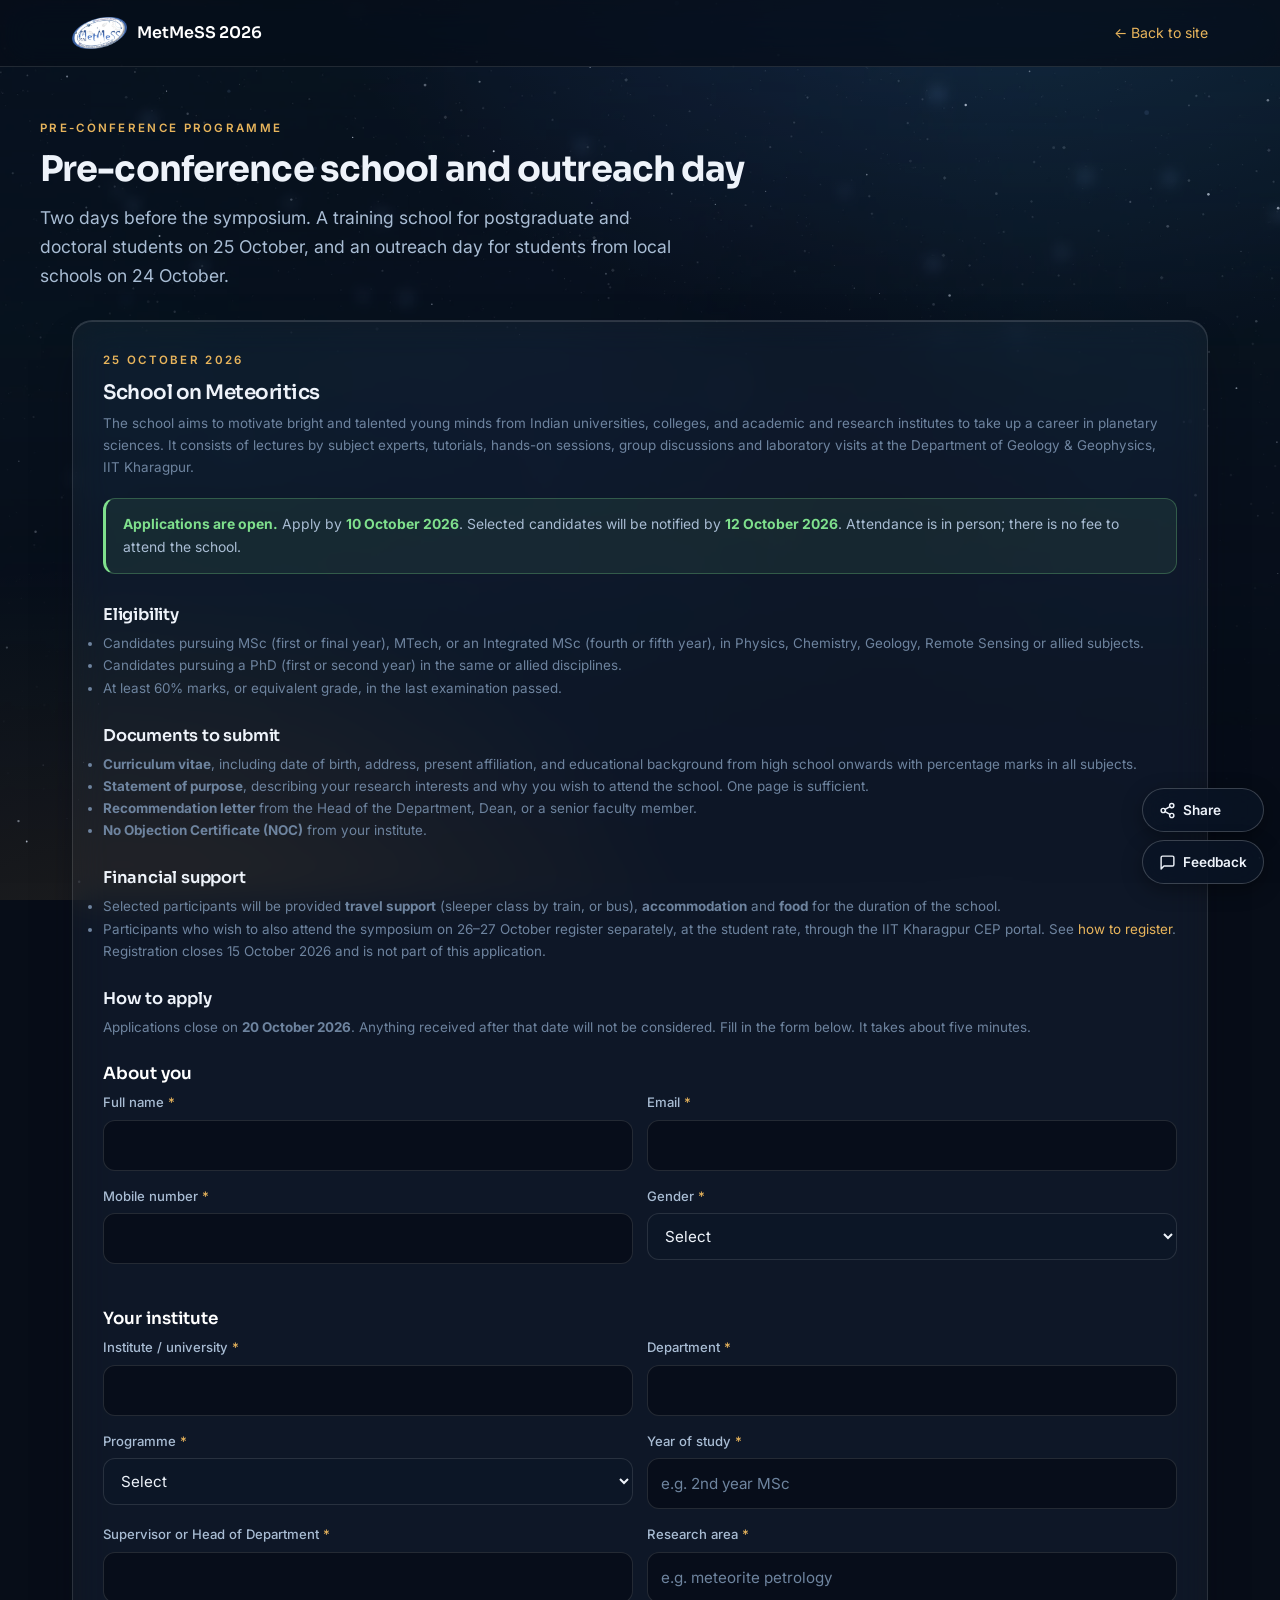
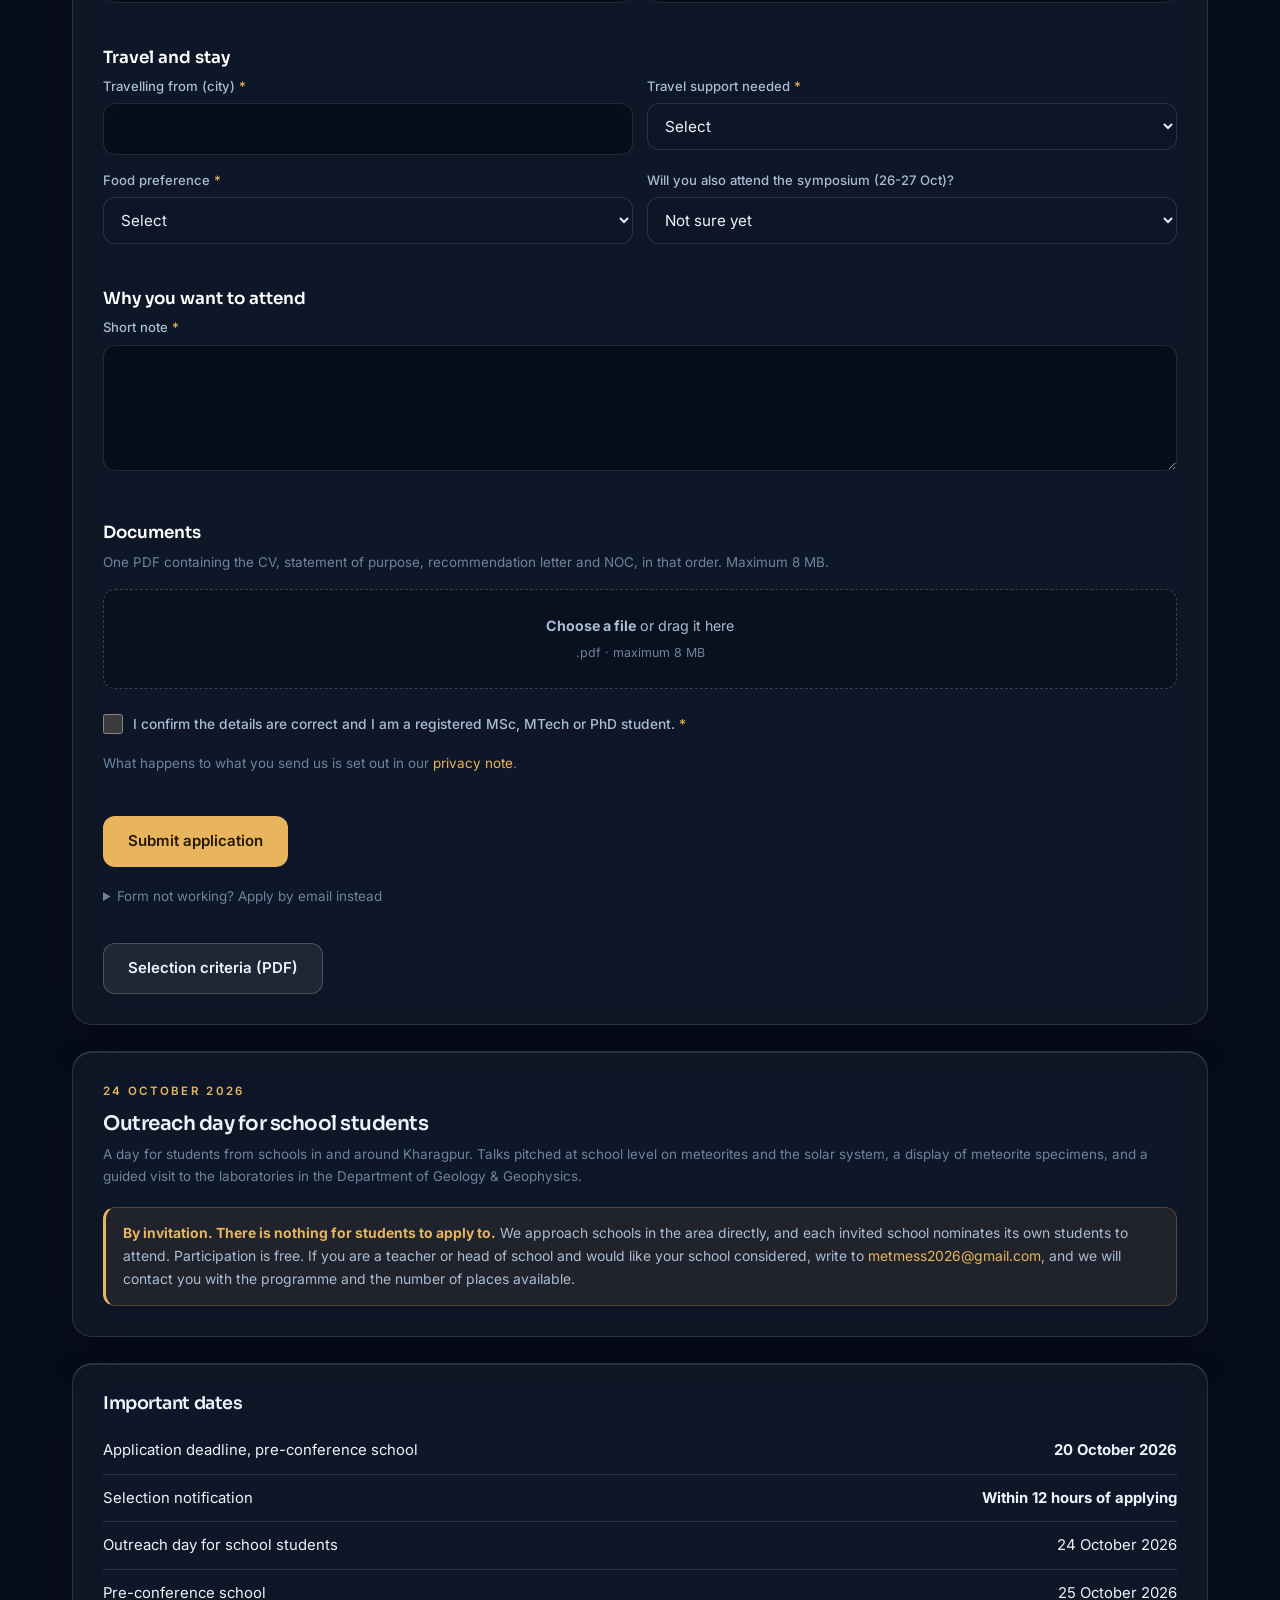
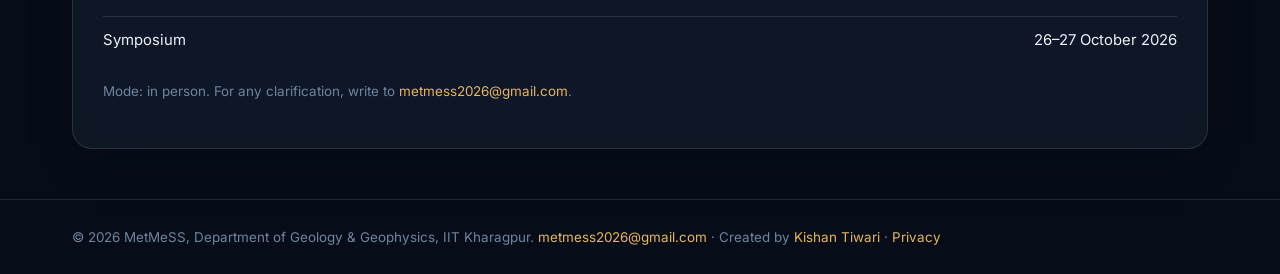
<file: school.html>
<!DOCTYPE html>
<html lang="en">
<head>
<meta charset="utf-8">
<meta name="viewport" content="width=device-width, initial-scale=1, viewport-fit=cover">
<meta name="theme-color" content="#081324">
<title>Pre-conference school | MetMeSS 2026 | IIT Kharagpur</title>
<meta name="description" content="Pre-conference school on meteoritics, 25 October 2026, IIT Kharagpur. Open to MSc, MTech and PhD students. Applications close 20 October 2026. Travel, accommodation and food provided for selected participants.">
<link rel="canonical" href="https://metmess.github.io/school.html">
<link rel="icon" href="assets/img/favicon.png" type="image/png">
<link rel="preconnect" href="https://fonts.googleapis.com">
<link rel="preconnect" href="https://fonts.gstatic.com" crossorigin>
<link href="https://fonts.googleapis.com/css2?family=Sora:wght@500;600;700&family=Inter:wght@400;500;600&display=swap" rel="stylesheet">
<link rel="stylesheet" href="assets/css/base.css">
<link rel="stylesheet" href="assets/css/forms.css">
<style>
 .apply-box{margin-top:24px;padding:20px 22px;border:1px solid var(--glass-line);border-radius:10px;background:var(--glass)}
 .apply-lab{margin:0 0 4px;font-size:.72rem;letter-spacing:.09em;text-transform:uppercase;color:var(--ink-3);font-weight:600}
 .apply-addr{margin:0 0 10px;font-size:1.12rem;font-weight:600;word-break:break-all;-webkit-user-select:all;user-select:all}
 #copyBtn.done{background:#1f7a4d;border-color:#1f7a4d;color:#fff}
</style>
<script data-goatcounter="https://metmess.goatcounter.com/count" async src="https://gc.zgo.at/count.js"></script>
</head>
<body>
<canvas id="sky" aria-hidden="true"></canvas>
<a class="skip" href="#main">Skip to content</a>

<header class="page-head">
 <div class="wrap">
  <a class="brand" href="index.html"><img src="assets/img/logo.webp" width="680" height="399" alt="">MetMeSS 2026</a>
  <a href="index.html" style="font-size:.88rem">&larr; Back to site</a>
 </div>
</header>

<main id="main">

<div class="wrap intro">
 <p class="eyebrow">Pre-conference programme</p>
 <h1>Pre-conference school and outreach day</h1>
 <p class="lead">Two days before the symposium. A training school for postgraduate and doctoral students on 25 October, and an outreach day for students from local schools on 24 October.</p>
</div>

<div class="wrap">

 <!-- ============ 25 OCT: THE SCHOOL ============ -->
 <div class="card">
  <p class="eyebrow">25 October 2026</p>
  <h2 style="font-family:var(--disp);font-size:1.25rem;margin:4px 0 8px">School on Meteoritics</h2>
  <p class="hint" style="margin-top:0">The school aims to motivate bright and talented young minds from Indian universities, colleges, and academic and research institutes to take up a career in planetary sciences. It consists of lectures by subject experts, tutorials, hands-on sessions, group discussions and laboratory visits at the Department of Geology &amp; Geophysics, IIT Kharagpur.</p>

  <div class="ok-box" style="margin-top:20px">
   <b>Applications are open.</b> Apply by <b>10&nbsp;October 2026</b>. Selected candidates will be notified by <b>12&nbsp;October 2026</b>. Attendance is in person; there is no fee to attend the school.
  </div>

  <h3 style="font-family:var(--disp);font-size:1.02rem;margin:30px 0 6px">Eligibility</h3>
  <ul class="hint" style="margin-top:0">
   <li>Candidates pursuing MSc (first or final year), MTech, or an Integrated MSc (fourth or fifth year), in Physics, Chemistry, Geology, Remote Sensing or allied subjects.</li>
   <li>Candidates pursuing a PhD (first or second year) in the same or allied disciplines.</li>
   <li>At least 60% marks, or equivalent grade, in the last examination passed.</li>
  </ul>

  <h3 style="font-family:var(--disp);font-size:1.02rem;margin:26px 0 6px">Documents to submit</h3>
  <ul class="hint" style="margin-top:0">
   <li><b>Curriculum vitae</b>, including date of birth, address, present affiliation, and educational background from high school onwards with percentage marks in all subjects.</li>
   <li><b>Statement of purpose</b>, describing your research interests and why you wish to attend the school. One page is sufficient.</li>
   <li><b>Recommendation letter</b> from the Head of the Department, Dean, or a senior faculty member.</li>
   <li><b>No Objection Certificate (NOC)</b> from your institute.</li>
  </ul>

  <h3 style="font-family:var(--disp);font-size:1.02rem;margin:26px 0 6px">Financial support</h3>
  <ul class="hint" style="margin-top:0">
   <li>Selected participants will be provided <b>travel support</b> (sleeper class by train, or bus), <b>accommodation</b> and <b>food</b> for the duration of the school.</li>
   <li>Participants who wish to also attend the symposium on 26&ndash;27 October register separately, at the student rate, through the IIT Kharagpur CEP portal. See <a href="register.html">how to register</a>. Registration closes 15 October 2026 and is not part of this application.</li>
  </ul>

  <h3 style="font-family:var(--disp);font-size:1.02rem;margin:26px 0 6px">How to apply</h3>
  <p class="hint" style="margin-top:0">Applications close on <b>20 October 2026</b>. Anything received after that date will not be considered. Fill in the form below. It takes about five minutes.</p>

  <form id="schform" novalidate style="margin-top:22px">
   <div aria-hidden="true" style="position:absolute;width:1px;height:1px;overflow:hidden;clip-path:inset(50%);white-space:nowrap">
    <label for="s-website">Website</label><input id="s-website" name="website" type="text" tabindex="-1" autocomplete="off">
   </div>
   <fieldset>
    <legend>About you</legend>
    <div class="row">
     <div class="field"><label for="s-name">Full name <span class="req">*</span></label><input id="s-name" name="name" required autocomplete="name"><div class="err">Please enter your name.</div></div>
     <div class="field"><label for="s-email">Email <span class="req">*</span></label><input id="s-email" type="email" name="email" required autocomplete="email" inputmode="email"><div class="err">Please enter a valid email.</div></div>
    </div>
    <div class="row">
     <div class="field"><label for="s-phone">Mobile number <span class="req">*</span></label><input id="s-phone" type="tel" name="phone" required autocomplete="tel" inputmode="tel"><div class="err">Please enter a mobile number.</div></div>
     <div class="field"><label for="s-gender">Gender <span class="req">*</span></label><select id="s-gender" name="gender" required><option value="">Select</option><option>Female</option><option>Male</option><option>Other</option><option>Prefer not to say</option></select><div class="err">Please select one. Used only to plan accommodation.</div></div>
    </div>
   </fieldset>
   <fieldset>
    <legend>Your institute</legend>
    <div class="row">
     <div class="field"><label for="s-inst">Institute / university <span class="req">*</span></label><input id="s-inst" name="institute" required autocomplete="organization"><div class="err">Please enter your institute.</div></div>
     <div class="field"><label for="s-dept">Department <span class="req">*</span></label><input id="s-dept" name="department" required><div class="err">Please enter your department.</div></div>
    </div>
    <div class="row">
     <div class="field"><label for="s-deg">Programme <span class="req">*</span></label><select id="s-deg" name="degree" required><option value="">Select</option><option>MSc</option><option>MTech</option><option>PhD</option><option>Other</option></select><div class="err">Please select your programme.</div></div>
     <div class="field"><label for="s-yr">Year of study <span class="req">*</span></label><input id="s-yr" name="year" required placeholder="e.g. 2nd year MSc"><div class="err">Please enter your year.</div></div>
    </div>
    <div class="row">
     <div class="field"><label for="s-sup">Supervisor or Head of Department <span class="req">*</span></label><input id="s-sup" name="supervisor" required><div class="err">Please enter a name.</div></div>
     <div class="field"><label for="s-area">Research area <span class="req">*</span></label><input id="s-area" name="area" required placeholder="e.g. meteorite petrology"><div class="err">Please enter your research area.</div></div>
    </div>
   </fieldset>
   <fieldset>
    <legend>Travel and stay</legend>
    <div class="row">
     <div class="field"><label for="s-city">Travelling from (city) <span class="req">*</span></label><input id="s-city" name="city" required><div class="err">Please enter your city.</div></div>
     <div class="field"><label for="s-travel">Travel support needed <span class="req">*</span></label><select id="s-travel" name="travel" required><option value="">Select</option><option>Train, sleeper class</option><option>Bus</option><option>Not needed, I am local or self-funded</option></select><div class="err">Please select one.</div></div>
    </div>
    <div class="row">
     <div class="field"><label for="s-food">Food preference <span class="req">*</span></label><select id="s-food" name="food" required><option value="">Select</option><option>Vegetarian</option><option>Non-vegetarian</option></select><div class="err">Please select one.</div></div>
     <div class="field"><label for="s-sym">Will you also attend the symposium (26-27 Oct)?</label><select id="s-sym" name="symposium"><option>Not sure yet</option><option>Yes</option><option>No</option></select></div>
    </div>
   </fieldset>
   <fieldset>
    <legend>Why you want to attend</legend>
    <div class="field"><label for="s-why">Short note <span class="req">*</span></label><textarea id="s-why" name="why" rows="4" maxlength="1000" required></textarea><div class="err">Please write a few lines (up to 1000 characters).</div></div>
   </fieldset>
   <fieldset>
    <legend>Documents</legend>
    <p class="hint">One PDF containing the CV, statement of purpose, recommendation letter and NOC, in that order. Maximum 8&nbsp;MB.</p>
    <div class="drop" id="dropS"><input type="file" id="fileS" accept=".pdf,application/pdf"><p><b style="color:var(--cyan)">Choose a file</b> or drag it here</p><small>.pdf &middot; maximum 8&nbsp;MB</small></div>
    <div id="outS"></div>
    <div class="err" id="fileErr">Please attach your application PDF.</div>
    <div class="chk" style="margin-top:18px"><input type="checkbox" id="s-agree"><label for="s-agree" style="margin:0">I confirm the details are correct and I am a registered MSc, MTech or PhD student. <span class="req">*</span></label></div>
    <div class="err" id="agreeErr">Please confirm before submitting.</div>
    <p class="hint" style="margin-top:10px">What happens to what you send us is set out in our <a href="privacy.html">privacy note</a>.</p>
    <div class="bar" id="bar"><i></i></div>
   </fieldset>
   <div class="nav"><button type="submit" class="btn btn-p" id="sBtn">Submit application</button></div>
  </form>

  <div class="card" id="sdone" style="display:none;margin-top:22px">
   <p class="eyebrow" style="text-align:center">Application received</p>
   <h2 style="text-align:center;font-size:1.3rem">Thank you, your application is in.</h2>
   <div id="sId" style="font-family:var(--disp);font-size:2rem;letter-spacing:.04em;color:var(--accent);margin:16px 0;text-align:center">SCH000</div>
   <p class="lead" style="max-width:56ch;margin:0 auto">A confirmation has been sent to <b id="sEmail"></b>. Quote this ID in any correspondence. We will write to you about selection within 12 hours.</p>
  </div>

  <details style="margin-top:18px">
   <summary class="hint" style="cursor:pointer">Form not working? Apply by email instead</summary>
   <div class="apply-box">
    <p class="apply-lab">Send your application to</p>
    <p class="apply-addr"><span id="addr">metmess2026@gmail.com</span></p>
    <p class="hint" style="margin:0 0 14px">Subject line: <b>Pre-conference school application &ndash; [your name]</b>. Attach one PDF containing all four documents, and give your institute, programme, city and mobile number in the mail.</p>
    <div class="btns" style="margin:0">
     <button class="btn btn-p" type="button" id="copyBtn" data-label="Copy address">Copy address</button>
     <a class="btn btn-s" href="https://mail.google.com/mail/?view=cm&amp;fs=1&amp;to=metmess2026@gmail.com&amp;su=Pre-conference%20school%20application%20-%20" target="_blank" rel="noopener">Compose in Gmail</a>
     <a class="btn btn-s" href="mailto:metmess2026@gmail.com?subject=Pre-conference%20school%20application%20-%20">Open in mail app</a>
    </div>
   </div>
  </details>

  <div class="btns" style="margin-top:20px">
   <a class="btn btn-s" href="assets/docs/MetMeSS2026_School_Selection_Criteria.pdf" download>Selection criteria (PDF)</a>
  </div>
 </div>

 <!-- ============ 24 OCT: OUTREACH ============ -->
 <div class="card" style="margin-top:26px">
  <p class="eyebrow">24 October 2026</p>
  <h2 style="font-family:var(--disp);font-size:1.25rem;margin:4px 0 8px">Outreach day for school students</h2>
  <p class="hint" style="margin-top:0">A day for students from schools in and around Kharagpur. Talks pitched at school level on meteorites and the solar system, a display of meteorite specimens, and a guided visit to the laboratories in the Department of Geology &amp; Geophysics.</p>
  <div class="notice" style="margin-top:20px">
   <b>By invitation. There is nothing for students to apply to.</b> We approach schools in the area directly, and each invited school nominates its own students to attend. Participation is free. If you are a teacher or head of school and would like your school considered, write to <a href="mailto:metmess2026@gmail.com">metmess2026@gmail.com</a>, and we will contact you with the programme and the number of places available.
  </div>
 </div>

 <!-- ============ DATES ============ -->
 <div class="card" style="margin-top:26px">
  <h2 style="font-family:var(--disp);font-size:1.1rem;margin:0 0 14px">Important dates</h2>
  <div class="tw">
   <table style="width:100%;border-collapse:collapse">
    <tbody style="font-size:.93rem">
     <tr><td style="padding:11px 0;border-bottom:1px solid var(--glass-line)">Application deadline, pre-conference school</td><td style="padding:11px 0;border-bottom:1px solid var(--glass-line);text-align:right"><b>20 October 2026</b></td></tr>
     <tr><td style="padding:11px 0;border-bottom:1px solid var(--glass-line)">Selection notification</td><td style="padding:11px 0;border-bottom:1px solid var(--glass-line);text-align:right"><b>Within 12 hours of applying</b></td></tr>
     <tr><td style="padding:11px 0;border-bottom:1px solid var(--glass-line)">Outreach day for school students</td><td style="padding:11px 0;border-bottom:1px solid var(--glass-line);text-align:right">24 October 2026</td></tr>
     <tr><td style="padding:11px 0;border-bottom:1px solid var(--glass-line)">Pre-conference school</td><td style="padding:11px 0;border-bottom:1px solid var(--glass-line);text-align:right">25 October 2026</td></tr>
     <tr><td style="padding:11px 0">Symposium</td><td style="padding:11px 0;text-align:right">26&ndash;27 October 2026</td></tr>
    </tbody>
   </table>
  </div>
  <p class="hint" style="margin-top:16px">Mode: in person. For any clarification, write to <a href="mailto:metmess2026@gmail.com">metmess2026@gmail.com</a>.</p>
 </div>

</div>

</main>

<footer class="page-foot"><div class="wrap">&copy; 2026 MetMeSS, Department of Geology &amp; Geophysics, IIT Kharagpur. <a href="mailto:metmess2026@gmail.com">metmess2026@gmail.com</a> &middot; Created by <a href="https://kishangeo.github.io/">Kishan Tiwari</a> &middot; <a href="privacy.html">Privacy</a></div></footer>

<script>
(function(){
 var SCRIPT_URL='https://script.google.com/macros/s/AKfycbxAWj5GyKPRIvSNLE-KfleeuR-2MB0nGisFkmZW_Ei_B8DVAi5P1VfQQNefZ-XOWD5yCw/exec';
 var MAX_MB=8, T0=Date.now(), file=null;
 function $(i){return document.getElementById(i);}
 var form=$('schform'); if(!form) return;
 function human(b){return b<1048576?(b/1024).toFixed(0)+' KB':(b/1048576).toFixed(1)+' MB';}
 var drop=$('dropS'), input=$('fileS'), out=$('outS');
 drop.addEventListener('click',function(){input.click();});
 ['dragenter','dragover'].forEach(function(ev){drop.addEventListener(ev,function(e){e.preventDefault();drop.classList.add('over');});});
 ['dragleave','drop'].forEach(function(ev){drop.addEventListener(ev,function(e){e.preventDefault();drop.classList.remove('over');});});
 drop.addEventListener('drop',function(e){if(e.dataTransfer.files.length)take(e.dataTransfer.files[0]);});
 input.addEventListener('change',function(){if(input.files.length)take(input.files[0]);});
 function take(f){
  if(f.name.toLowerCase().slice(-4)!=='.pdf'){alert('Please choose a PDF file.');return;}
  if(f.size>MAX_MB*1048576){alert('That file is '+human(f.size)+'. The limit is '+MAX_MB+' MB.');return;}
  file=f;
  out.innerHTML='<div class="filed good"><span class="fn">'+f.name.replace(/</g,'&lt;')+'</span><span class="fs">'+human(f.size)+'</span><button type="button" class="fx">&times;</button></div>';
  out.querySelector('.fx').addEventListener('click',function(){file=null;out.innerHTML='';input.value='';drop.style.display='';});
  drop.style.display='none'; $('fileErr').style.display='none';
 }
 function mark(el,bad){var f=el.closest('.field');f.classList.add('x');f.classList.toggle('bad',bad);return !bad;}
 function validate(){
  var ok=true, first=null;
  [].forEach.call(form.querySelectorAll('[required]'),function(el){
   var bad=!el.value.trim();
   if(el.type==='email'&&el.value) bad=!/^[^\s@]+@[^\s@]+\.[^\s@]+$/.test(el.value);
   if(!mark(el,bad)){ok=false; if(!first) first=el;}
  });
  if(!file){$('fileErr').style.display='block';ok=false;}
  if(!$('s-agree').checked){$('agreeErr').style.display='block';ok=false;} else $('agreeErr').style.display='none';
  if(first) first.focus();
  return ok;
 }
 function b64(f){return new Promise(function(res,rej){var r=new FileReader();r.onload=function(){res({name:f.name,mimeType:f.type||'application/pdf',data:String(r.result).split(',')[1]});};r.onerror=rej;r.readAsDataURL(f);});}
 form.addEventListener('submit',function(e){
  e.preventDefault();
  if(!validate()) return;
  if($('s-website').value||(Date.now()-T0)<15000){alert('We could not accept that submission. If you are a person, please apply by email using the option below the form.');return;}
  var btn=$('sBtn'), bar=$('bar');
  btn.disabled=true; btn.textContent='Uploading...'; bar.style.display='block'; bar.firstElementChild.style.width='30%';
  var g=function(n){var el=form.elements[n];return el?el.value.trim():'';};
  b64(file).then(function(fl){
   bar.firstElementChild.style.width='65%';
   var data={action:'school',website:g('website'),name:g('name'),email:g('email'),phone:g('phone'),gender:g('gender'),
    institute:g('institute'),department:g('department'),degree:g('degree'),year:g('year'),supervisor:g('supervisor'),area:g('area'),
    city:g('city'),travel:g('travel'),food:g('food'),symposium:g('symposium'),why:g('why'),files:[fl]};
   return fetch(SCRIPT_URL,{method:'POST',body:JSON.stringify(data),headers:{'Content-Type':'text/plain;charset=utf-8'}})
    .then(function(r){return r.json();})
    .then(function(res){
     bar.firstElementChild.style.width='100%';
     if(res.ok){
      form.style.display='none'; $('sId').textContent=res.schId; $('sEmail').textContent=data.email;
      $('sdone').style.display='block'; $('sdone').scrollIntoView({behavior:'smooth',block:'center'});
     } else {
      alert(res.message||'Something went wrong. Please try again or apply by email.');
      btn.disabled=false; btn.textContent='Submit application'; bar.style.display='none';
     }
    });
  }).catch(function(){
   alert('Upload failed. Check your connection and try again, or apply by email.');
   btn.disabled=false; btn.textContent='Submit application'; bar.style.display='none';
  });
 });
})();
</script>
<script>
(function(){
 var b=document.getElementById('copyBtn'), a=document.getElementById('addr');
 if(!b||!a) return;
 function flash(msg){ b.textContent=msg; b.classList.add('done');
  setTimeout(function(){ b.textContent=b.dataset.label; b.classList.remove('done'); },2000); }
 b.addEventListener('click',function(){
  var t=a.textContent;
  if(navigator.clipboard&&navigator.clipboard.writeText){
   navigator.clipboard.writeText(t).then(function(){ flash('Copied'); },select);
  } else { select(); }
 });
 function select(){
  try{
   var r=document.createRange(); r.selectNodeContents(a);
   var sel=window.getSelection(); sel.removeAllRanges(); sel.addRange(r);
   flash('Selected \u2014 press Ctrl+C');
  }catch(e){ flash('Copy it manually'); }
 }
})();
</script>
<script src="assets/js/sky.js" defer></script>
<script src="assets/js/share.js" defer></script>
</body>
</html>
</file>
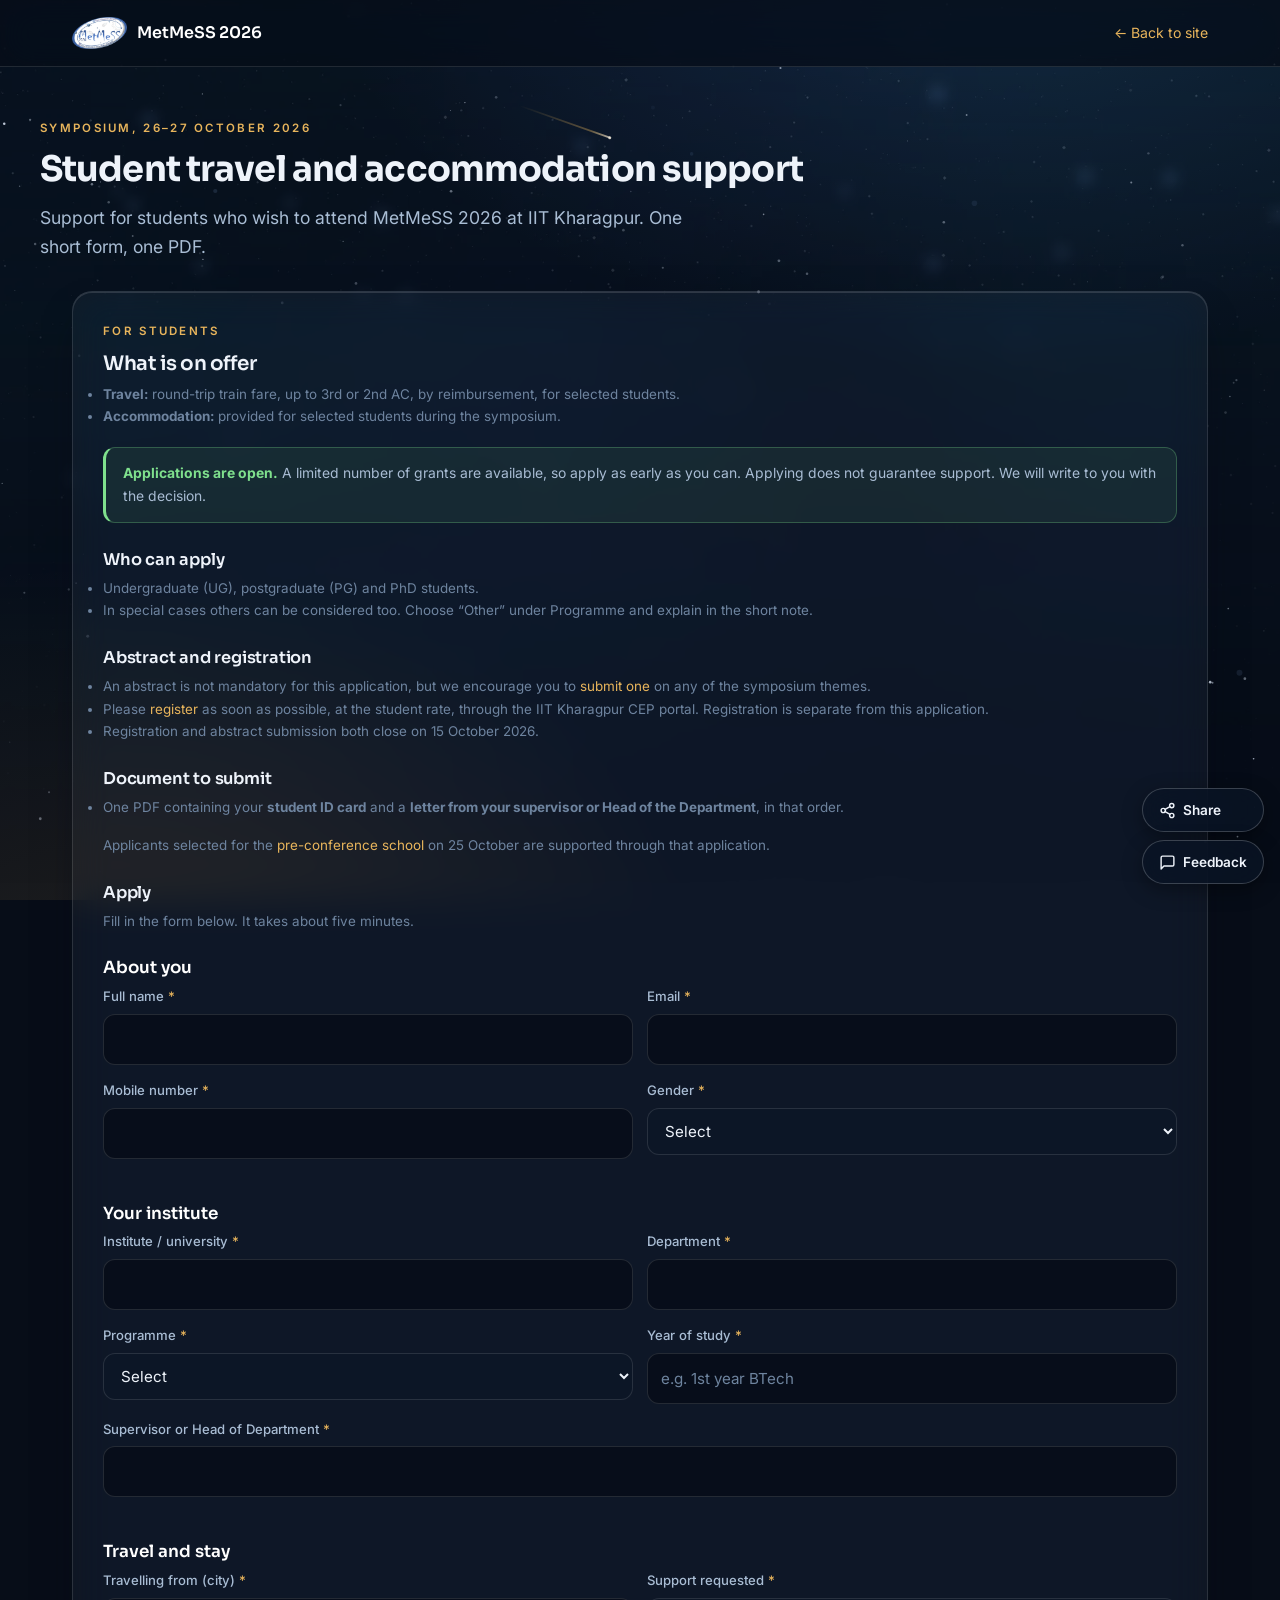
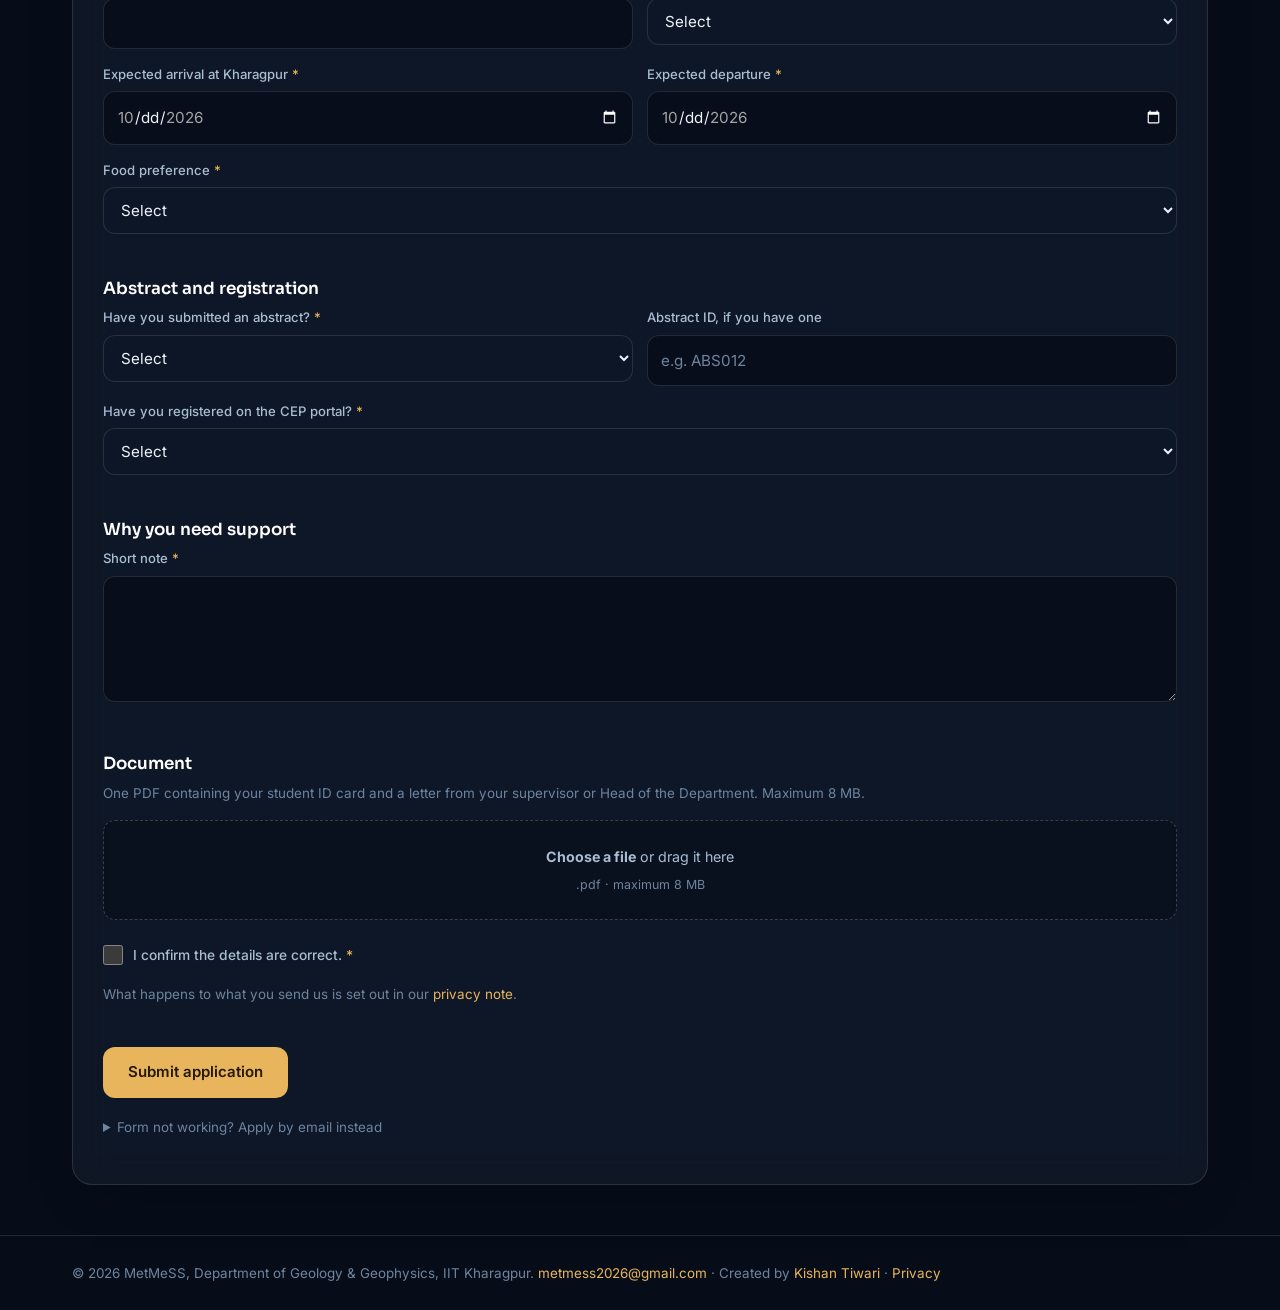
<file: support.html>
<!DOCTYPE html>
<html lang="en">
<head>
<meta charset="utf-8">
<meta name="viewport" content="width=device-width, initial-scale=1, viewport-fit=cover">
<meta name="theme-color" content="#081324">
<title>Student travel support | MetMeSS 2026 | IIT Kharagpur</title>
<meta name="description" content="Travel and accommodation support for UG, PG and PhD students attending MetMeSS 2026, IIT Kharagpur, 26-27 October 2026. Round-trip train fare up to 3rd or 2nd AC, by reimbursement, and accommodation for selected students. Apply online.">
<link rel="canonical" href="https://metmess.github.io/support.html">
<link rel="icon" href="assets/img/favicon.png" type="image/png">
<link rel="preconnect" href="https://fonts.googleapis.com">
<link rel="preconnect" href="https://fonts.gstatic.com" crossorigin>
<link href="https://fonts.googleapis.com/css2?family=Sora:wght@500;600;700&family=Inter:wght@400;500;600&display=swap" rel="stylesheet">
<link rel="stylesheet" href="assets/css/base.css">
<link rel="stylesheet" href="assets/css/forms.css">
<style>
 .apply-box{margin-top:24px;padding:20px 22px;border:1px solid var(--glass-line);border-radius:10px;background:var(--glass)}
 .apply-lab{margin:0 0 4px;font-size:.72rem;letter-spacing:.09em;text-transform:uppercase;color:var(--ink-3);font-weight:600}
 .apply-addr{margin:0 0 10px;font-size:1.12rem;font-weight:600;word-break:break-all;-webkit-user-select:all;user-select:all}
 #copyBtn.done{background:#1f7a4d;border-color:#1f7a4d;color:#fff}
</style>
<script data-goatcounter="https://metmess.goatcounter.com/count" async src="https://gc.zgo.at/count.js"></script>
</head>
<body>
<canvas id="sky" aria-hidden="true"></canvas>
<a class="skip" href="#main">Skip to content</a>

<header class="page-head">
 <div class="wrap">
  <a class="brand" href="index.html"><img src="assets/img/logo.webp" width="680" height="399" alt="">MetMeSS 2026</a>
  <a href="index.html" style="font-size:.88rem">&larr; Back to site</a>
 </div>
</header>

<main id="main">

<div class="wrap intro">
 <p class="eyebrow">Symposium, 26&ndash;27 October 2026</p>
 <h1>Student travel and accommodation support</h1>
 <p class="lead">Support for students who wish to attend MetMeSS 2026 at IIT Kharagpur. One short form, one PDF.</p>
</div>

<div class="wrap">

 <div class="card">
  <p class="eyebrow">For students</p>
  <h2 style="font-family:var(--disp);font-size:1.25rem;margin:4px 0 8px">What is on offer</h2>
  <ul class="hint" style="margin-top:0">
   <li><b>Travel:</b> round-trip train fare, up to 3rd or 2nd AC, by reimbursement, for selected students.</li>
   <li><b>Accommodation:</b> provided for selected students during the symposium.</li>
  </ul>

  <div class="ok-box" style="margin-top:20px">
   <b>Applications are open.</b> A limited number of grants are available, so apply as early as you can. Applying does not guarantee support. We will write to you with the decision.
  </div>

  <h3 style="font-family:var(--disp);font-size:1.02rem;margin:26px 0 6px">Who can apply</h3>
  <ul class="hint" style="margin-top:0">
   <li>Undergraduate (UG), postgraduate (PG) and PhD students.</li>
   <li>In special cases others can be considered too. Choose &ldquo;Other&rdquo; under Programme and explain in the short note.</li>
  </ul>

  <h3 style="font-family:var(--disp);font-size:1.02rem;margin:26px 0 6px">Abstract and registration</h3>
  <ul class="hint" style="margin-top:0">
   <li>An abstract is not mandatory for this application, but we encourage you to <a href="abstract.html">submit one</a> on any of the symposium themes.</li>
   <li>Please <a href="register.html">register</a> as soon as possible, at the student rate, through the IIT Kharagpur CEP portal. Registration is separate from this application.</li>
   <li>Registration and abstract submission both close on 15 October 2026.</li>
  </ul>

  <h3 style="font-family:var(--disp);font-size:1.02rem;margin:26px 0 6px">Document to submit</h3>
  <ul class="hint" style="margin-top:0">
   <li>One PDF containing your <b>student ID card</b> and a <b>letter from your supervisor or Head of the Department</b>, in that order.</li>
  </ul>
  <p class="hint">Applicants selected for the <a href="school.html">pre-conference school</a> on 25 October are supported through that application.</p>

  <h3 style="font-family:var(--disp);font-size:1.02rem;margin:26px 0 6px">Apply</h3>
  <p class="hint" style="margin-top:0">Fill in the form below. It takes about five minutes.</p>

  <form id="schform" novalidate style="margin-top:22px">
   <div aria-hidden="true" style="position:absolute;width:1px;height:1px;overflow:hidden;clip-path:inset(50%);white-space:nowrap">
    <label for="s-website">Website</label><input id="s-website" name="website" type="text" tabindex="-1" autocomplete="off">
   </div>
   <fieldset>
    <legend>About you</legend>
    <div class="row">
     <div class="field"><label for="s-name">Full name <span class="req">*</span></label><input id="s-name" name="name" required autocomplete="name"><div class="err">Please enter your name.</div></div>
     <div class="field"><label for="s-email">Email <span class="req">*</span></label><input id="s-email" type="email" name="email" required autocomplete="email" inputmode="email"><div class="err">Please enter a valid email.</div></div>
    </div>
    <div class="row">
     <div class="field"><label for="s-phone">Mobile number <span class="req">*</span></label><input id="s-phone" type="tel" name="phone" required autocomplete="tel" inputmode="tel"><div class="err">Please enter a mobile number.</div></div>
     <div class="field"><label for="s-gender">Gender <span class="req">*</span></label><select id="s-gender" name="gender" required><option value="">Select</option><option>Female</option><option>Male</option><option>Other</option><option>Prefer not to say</option></select><div class="err">Please select one. Used only to plan accommodation.</div></div>
    </div>
   </fieldset>
   <fieldset>
    <legend>Your institute</legend>
    <div class="row">
     <div class="field"><label for="s-inst">Institute / university <span class="req">*</span></label><input id="s-inst" name="institute" required autocomplete="organization"><div class="err">Please enter your institute.</div></div>
     <div class="field"><label for="s-dept">Department <span class="req">*</span></label><input id="s-dept" name="department" required><div class="err">Please enter your department.</div></div>
    </div>
    <div class="row">
     <div class="field"><label for="s-deg">Programme <span class="req">*</span></label><select id="s-deg" name="degree" required><option value="">Select</option><option>UG (BSc, BTech, BS or similar)</option><option>PG (MSc, MTech, Integrated MSc or similar)</option><option>PhD</option><option>Other</option></select><div class="err">Please select your programme.</div></div>
     <div class="field"><label for="s-yr">Year of study <span class="req">*</span></label><input id="s-yr" name="year" required placeholder="e.g. 1st year BTech"><div class="err">Please enter your year.</div></div>
    </div>
    <div class="field"><label for="s-sup">Supervisor or Head of Department <span class="req">*</span></label><input id="s-sup" name="supervisor" required><div class="err">Please enter a name.</div></div>
   </fieldset>
   <fieldset>
    <legend>Travel and stay</legend>
    <div class="row">
     <div class="field"><label for="s-city">Travelling from (city) <span class="req">*</span></label><input id="s-city" name="city" required><div class="err">Please enter your city.</div></div>
     <div class="field"><label for="s-support">Support requested <span class="req">*</span></label><select id="s-support" name="support" required><option value="">Select</option><option>Travel and accommodation</option><option>Travel only</option><option>Accommodation only</option></select><div class="err">Please select one.</div></div>
    </div>
    <div class="row">
     <div class="field"><label for="s-arr">Expected arrival at Kharagpur <span class="req">*</span></label><input id="s-arr" type="date" name="arrival" required min="2026-10-23" max="2026-10-27"><div class="err">Please choose a date.</div></div>
     <div class="field"><label for="s-dep">Expected departure <span class="req">*</span></label><input id="s-dep" type="date" name="departure" required min="2026-10-26" max="2026-10-31"><div class="err">Please choose a date.</div></div>
    </div>
    <div class="field"><label for="s-food">Food preference <span class="req">*</span></label><select id="s-food" name="food" required><option value="">Select</option><option>Vegetarian</option><option>Non-vegetarian</option></select><div class="err">Please select one.</div></div>
   </fieldset>
   <fieldset>
    <legend>Abstract and registration</legend>
    <div class="row">
     <div class="field"><label for="s-abs">Have you submitted an abstract? <span class="req">*</span></label><select id="s-abs" name="abstract" required><option value="">Select</option><option>Yes</option><option>Not yet, I plan to</option><option>No</option></select><div class="err">Please select one.</div></div>
     <div class="field"><label for="s-absid">Abstract ID, if you have one</label><input id="s-absid" name="absId" placeholder="e.g. ABS012"></div>
    </div>
    <div class="field"><label for="s-reg">Have you registered on the CEP portal? <span class="req">*</span></label><select id="s-reg" name="registered" required><option value="">Select</option><option>Yes</option><option>Not yet</option></select><div class="err">Please select one.</div></div>
   </fieldset>
   <fieldset>
    <legend>Why you need support</legend>
    <div class="field"><label for="s-why">Short note <span class="req">*</span></label><textarea id="s-why" name="why" rows="4" maxlength="1000" required></textarea><div class="err">Please write a few lines (up to 1000 characters).</div></div>
   </fieldset>
   <fieldset>
    <legend>Document</legend>
    <p class="hint">One PDF containing your student ID card and a letter from your supervisor or Head of the Department. Maximum 8&nbsp;MB.</p>
    <div class="drop" id="dropS"><input type="file" id="fileS" accept=".pdf,application/pdf"><p><b style="color:var(--cyan)">Choose a file</b> or drag it here</p><small>.pdf &middot; maximum 8&nbsp;MB</small></div>
    <div id="outS"></div>
    <div class="err" id="fileErr">Please attach your PDF.</div>
    <div class="chk" style="margin-top:18px"><input type="checkbox" id="s-agree"><label for="s-agree" style="margin:0">I confirm the details are correct. <span class="req">*</span></label></div>
    <div class="err" id="agreeErr">Please confirm before submitting.</div>
    <p class="hint" style="margin-top:10px">What happens to what you send us is set out in our <a href="privacy.html">privacy note</a>.</p>
    <div class="bar" id="bar"><i></i></div>
   </fieldset>
   <div class="nav"><button type="submit" class="btn btn-p" id="sBtn">Submit application</button></div>
  </form>

  <div class="card" id="sdone" style="display:none;margin-top:22px">
   <p class="eyebrow" style="text-align:center">Application received</p>
   <h2 style="text-align:center;font-size:1.3rem">Thank you, your application is in.</h2>
   <div id="sId" style="font-family:var(--disp);font-size:2rem;letter-spacing:.04em;color:var(--accent);margin:16px 0;text-align:center">TRS000</div>
   <p class="lead" style="max-width:56ch;margin:0 auto">A confirmation has been sent to <b id="sEmail"></b>. Quote this ID in any correspondence. We will write to you with the decision.</p>
   <div class="btns" style="margin-top:20px;justify-content:center">
    <a class="btn btn-p" href="register.html">How to register</a>
    <a class="btn btn-s" href="abstract.html">Submit an abstract</a>
   </div>
  </div>

  <details style="margin-top:18px">
   <summary class="hint" style="cursor:pointer">Form not working? Apply by email instead</summary>
   <div class="apply-box">
    <p class="apply-lab">Send your application to</p>
    <p class="apply-addr"><span id="addr">metmess2026@gmail.com</span></p>
    <p class="hint" style="margin:0 0 14px">Subject line: <b>Student travel support &ndash; [your name]</b>. Attach the PDF, and give your institute, programme, year, supervisor, city and mobile number in the mail.</p>
    <div class="btns" style="margin:0">
     <button class="btn btn-p" type="button" id="copyBtn" data-label="Copy address">Copy address</button>
     <a class="btn btn-s" href="https://mail.google.com/mail/?view=cm&amp;fs=1&amp;to=metmess2026@gmail.com&amp;su=Student%20travel%20support%20-%20" target="_blank" rel="noopener">Compose in Gmail</a>
     <a class="btn btn-s" href="mailto:metmess2026@gmail.com?subject=Student%20travel%20support%20-%20">Open in mail app</a>
    </div>
   </div>
  </details>
 </div>

</div>

</main>

<footer class="page-foot"><div class="wrap">&copy; 2026 MetMeSS, Department of Geology &amp; Geophysics, IIT Kharagpur. <a href="mailto:metmess2026@gmail.com">metmess2026@gmail.com</a> &middot; Created by <a href="https://kishangeo.github.io/">Kishan Tiwari</a> &middot; <a href="privacy.html">Privacy</a></div></footer>

<script>
(function(){
 var SCRIPT_URL='https://script.google.com/macros/s/AKfycbxAWj5GyKPRIvSNLE-KfleeuR-2MB0nGisFkmZW_Ei_B8DVAi5P1VfQQNefZ-XOWD5yCw/exec';
 var MAX_MB=8, T0=Date.now(), file=null;
 function $(i){return document.getElementById(i);}
 var form=$('schform'); if(!form) return;
 function human(b){return b<1048576?(b/1024).toFixed(0)+' KB':(b/1048576).toFixed(1)+' MB';}
 var drop=$('dropS'), input=$('fileS'), out=$('outS');
 drop.addEventListener('click',function(){input.click();});
 ['dragenter','dragover'].forEach(function(ev){drop.addEventListener(ev,function(e){e.preventDefault();drop.classList.add('over');});});
 ['dragleave','drop'].forEach(function(ev){drop.addEventListener(ev,function(e){e.preventDefault();drop.classList.remove('over');});});
 drop.addEventListener('drop',function(e){if(e.dataTransfer.files.length)take(e.dataTransfer.files[0]);});
 input.addEventListener('change',function(){if(input.files.length)take(input.files[0]);});
 function take(f){
  if(f.name.toLowerCase().slice(-4)!=='.pdf'){alert('Please choose a PDF file.');return;}
  if(f.size>MAX_MB*1048576){alert('That file is '+human(f.size)+'. The limit is '+MAX_MB+' MB.');return;}
  file=f;
  out.innerHTML='<div class="filed good"><span class="fn">'+f.name.replace(/</g,'&lt;')+'</span><span class="fs">'+human(f.size)+'</span><button type="button" class="fx">&times;</button></div>';
  out.querySelector('.fx').addEventListener('click',function(){file=null;out.innerHTML='';input.value='';drop.style.display='';});
  drop.style.display='none'; $('fileErr').style.display='none';
 }
 function mark(el,bad){var f=el.closest('.field');f.classList.add('x');f.classList.toggle('bad',bad);return !bad;}
 function validate(){
  var ok=true, first=null;
  [].forEach.call(form.querySelectorAll('[required]'),function(el){
   var bad=!el.value.trim();
   if(el.type==='email'&&el.value) bad=!/^[^\s@]+@[^\s@]+\.[^\s@]+$/.test(el.value);
   if(!mark(el,bad)){ok=false; if(!first) first=el;}
  });
  if(!file){$('fileErr').style.display='block';ok=false;}
  if(!$('s-agree').checked){$('agreeErr').style.display='block';ok=false;} else $('agreeErr').style.display='none';
  if(first) first.focus();
  return ok;
 }
 function b64(f){return new Promise(function(res,rej){var r=new FileReader();r.onload=function(){res({name:f.name,mimeType:f.type||'application/pdf',data:String(r.result).split(',')[1]});};r.onerror=rej;r.readAsDataURL(f);});}
 form.addEventListener('submit',function(e){
  e.preventDefault();
  if(!validate()) return;
  if($('s-website').value||(Date.now()-T0)<15000){alert('We could not accept that submission. If you are a person, please apply by email using the option below the form.');return;}
  var btn=$('sBtn'), bar=$('bar');
  btn.disabled=true; btn.textContent='Uploading...'; bar.style.display='block'; bar.firstElementChild.style.width='30%';
  var g=function(n){var el=form.elements[n];return el?el.value.trim():'';};
  b64(file).then(function(fl){
   bar.firstElementChild.style.width='65%';
   var data={action:'support',website:g('website'),name:g('name'),email:g('email'),phone:g('phone'),gender:g('gender'),
    institute:g('institute'),department:g('department'),degree:g('degree'),year:g('year'),supervisor:g('supervisor'),
    city:g('city'),support:g('support'),arrival:g('arrival'),departure:g('departure'),food:g('food'),abstract:g('abstract'),absId:g('absId'),registered:g('registered'),why:g('why'),files:[fl]};
   return fetch(SCRIPT_URL,{method:'POST',body:JSON.stringify(data),headers:{'Content-Type':'text/plain;charset=utf-8'}})
    .then(function(r){return r.json();})
    .then(function(res){
     bar.firstElementChild.style.width='100%';
     if(res.ok){
      form.style.display='none'; $('sId').textContent=res.id; $('sEmail').textContent=data.email;
      $('sdone').style.display='block'; $('sdone').scrollIntoView({behavior:'smooth',block:'center'});
     } else {
      alert(res.message||'Something went wrong. Please try again or apply by email.');
      btn.disabled=false; btn.textContent='Submit application'; bar.style.display='none';
     }
    });
  }).catch(function(){
   alert('Upload failed. Check your connection and try again, or apply by email.');
   btn.disabled=false; btn.textContent='Submit application'; bar.style.display='none';
  });
 });
})();
</script>
<script>
(function(){
 var b=document.getElementById('copyBtn'), a=document.getElementById('addr');
 if(!b||!a) return;
 function flash(msg){ b.textContent=msg; b.classList.add('done');
  setTimeout(function(){ b.textContent=b.dataset.label; b.classList.remove('done'); },2000); }
 b.addEventListener('click',function(){
  var t=a.textContent;
  if(navigator.clipboard&&navigator.clipboard.writeText){
   navigator.clipboard.writeText(t).then(function(){ flash('Copied'); },select);
  } else { select(); }
 });
 function select(){
  try{
   var r=document.createRange(); r.selectNodeContents(a);
   var sel=window.getSelection(); sel.removeAllRanges(); sel.addRange(r);
   flash('Selected, press Ctrl+C');
  }catch(e){ flash('Copy it manually'); }
 }
})();
</script>
<script src="assets/js/sky.js" defer></script>
<script src="assets/js/share.js" defer></script>
</body>
</html>
</file>
<file: assets/css/base.css>
/* ============================================================
   MetMeSS 2026 - base.css
   Design tokens, reset, typography, layout primitives, glass.
   Edit colours and spacing here. Nothing else needs touching.
   ============================================================ */

:root{
  /* --- surface: one deep blue family, no second theme --- */
  --bg:        #070d18;
  --bg-2:      #0a1424;
  --ink:       #eef3fa;
  --ink-2:     #a9bdd4;
  --ink-3:     #6e849f;

  /* --- one accent, locked for the whole page --- */
  --accent:    #e8b55c;
  --accent-in: #241905;   /* text that sits on the accent */
  --accent-hi: #f3c87e;

  /* --- glass --- */
  --glass:        rgba(255,255,255,.045);
  --glass-strong: rgba(255,255,255,.075);
  --glass-line:   rgba(255,255,255,.115);
  --glass-line-2: rgba(255,255,255,.2);
  --glass-blur:   saturate(150%) blur(18px);
  --lift: 0 18px 44px -22px rgba(2,8,20,.9);
  --edge: inset 0 1px 0 rgba(255,255,255,.13);

  /* --- shape: cards 20, controls 12, pills for chips and tabs --- */
  --r-card: 20px;
  --r-ctrl: 12px;

  --max: 1200px;
  --gut: clamp(18px, 4vw, 32px);
  --sp:  clamp(64px, 9vw, 116px);

  --disp:'Sora',var(--sans);
  --sans:'Inter','Segoe UI',system-ui,-apple-system,sans-serif;
}

*,*::before,*::after{box-sizing:border-box}
*{margin:0;padding:0}
html{
  scroll-behavior:smooth;
  scroll-padding-top:88px;
  color-scheme:dark;
  -webkit-text-size-adjust:100%;
}
body{
  font-family:var(--sans);
  font-size:16px;
  line-height:1.65;
  color:var(--ink);
  background:var(--bg);
  -webkit-font-smoothing:antialiased;
  overflow-x:hidden;
  touch-action:manipulation;
  -webkit-tap-highlight-color:rgba(232,181,92,.18);
}

/* the whole page sits on one fixed starfield, so sections never
   flip theme; the image is behind everything at low opacity */
/* the starfield canvas, painted by sky.js, sits between the gradient
   ground and the page content. Layer order: -3 gradient, -2 photo, -1 stars */
#sky{
  position:fixed; inset:0; z-index:-1;
  width:100%; height:100%; display:block;
  pointer-events:none;
}

body::before{
  content:"";
  position:fixed; inset:0; z-index:-3;
  background:
    radial-gradient(1100px 700px at 78% -8%, rgba(58,110,175,.30), transparent 62%),
    radial-gradient(900px 620px at 8% 108%, rgba(232,181,92,.10), transparent 66%),
    var(--bg);
}
body::after{
  content:"";
  position:fixed; inset:0; z-index:-2;
  background:url('../img/space.webp') center/cover no-repeat;
  opacity:.24;
  mask-image:linear-gradient(180deg,#000 0%,rgba(0,0,0,.35) 62%,transparent 100%);
  -webkit-mask-image:linear-gradient(180deg,#000 0%,rgba(0,0,0,.35) 62%,transparent 100%);
}

img,svg{max-width:100%;height:auto;display:block}
a{color:var(--accent);text-decoration:none}
a:hover{color:var(--accent-hi)}
:focus-visible{outline:2px solid var(--accent);outline-offset:3px;border-radius:6px}

/* ---------- type ---------- */
h1,h2,h3,h4{font-family:var(--disp);letter-spacing:-.025em;line-height:1.1;text-wrap:balance}
h1{font-size:clamp(2.1rem,5.4vw,3.7rem);font-weight:700}
h2{font-size:clamp(1.65rem,3.4vw,2.5rem);font-weight:600}
h3{font-size:1.08rem;font-weight:600;letter-spacing:-.012em;line-height:1.35}
p{text-wrap:pretty}
.lead{color:var(--ink-2);font-size:clamp(1rem,1.5vw,1.1rem);max-width:60ch}
.small{font-size:.86rem;color:var(--ink-2)}
.dim{color:var(--ink-3)}
.num{font-variant-numeric:tabular-nums}
.eyebrow{
  font-size:.72rem;font-weight:600;letter-spacing:.2em;
  text-transform:uppercase;color:var(--accent);margin-bottom:12px;
}

/* ---------- layout ---------- */
.wrap{width:100%;max-width:var(--max);margin-inline:auto;padding-inline:var(--gut)}
.section{padding-block:var(--sp);position:relative}
.section-head{max-width:64ch;margin-bottom:clamp(32px,5vw,54px)}
.section-head p{margin-top:14px}
.stack-sm{display:flex;flex-direction:column;gap:10px}
.grid{display:grid;gap:clamp(14px,2vw,20px)}
.skip{position:absolute;left:-9999px}
.skip:focus{left:var(--gut);top:12px;z-index:300;background:var(--accent);color:var(--accent-in);padding:11px 18px;border-radius:var(--r-ctrl)}

/* ---------- glass primitive ----------
   One rule for every panel on the site. Real glass needs three
   things: the blur, a hairline edge, and an inner top highlight.  */
.glass{
  position:relative;
  background:var(--glass);
  border:1px solid var(--glass-line);
  border-radius:var(--r-card);
  box-shadow:var(--lift),var(--edge);
  -webkit-backdrop-filter:var(--glass-blur);
  backdrop-filter:var(--glass-blur);
}
.glass-2{background:var(--glass-strong)}
.glass-hover{transition:border-color .22s ease,transform .22s ease,background .22s ease}
.glass-hover:hover{border-color:var(--glass-line-2);background:var(--glass-strong);transform:translateY(-3px)}

/* solid fallbacks so the page never turns into unreadable mush */
@supports not ((backdrop-filter:blur(4px)) or (-webkit-backdrop-filter:blur(4px))){
  .glass{background:#0f1c30}
  .glass-2{background:#132437}
}
@media (prefers-reduced-transparency:reduce){
  .glass{background:#0f1c30;-webkit-backdrop-filter:none;backdrop-filter:none}
  .glass-2{background:#132437}
}

/* ---------- buttons ---------- */
.btn{
  display:inline-flex;align-items:center;justify-content:center;gap:9px;
  min-height:46px;padding:12px 24px;
  border:1px solid transparent;border-radius:var(--r-ctrl);
  font:inherit;font-size:.94rem;font-weight:600;cursor:pointer;
  transition:background-color .18s ease,border-color .18s ease,transform .12s ease,color .18s ease;
}
.btn:active{transform:translateY(1px)}
.btn-p{background:var(--accent);color:var(--accent-in)}
.btn-p:hover{background:var(--accent-hi);color:var(--accent-in)}
.btn-s{background:rgba(255,255,255,.07);border-color:var(--glass-line-2);color:var(--ink)}
.btn-s:hover{background:rgba(255,255,255,.13);color:#fff}
.btn-sm{min-height:40px;padding:9px 17px;font-size:.86rem}
.btn:disabled{opacity:.5;cursor:not-allowed}
.btn-row{display:flex;flex-wrap:wrap;gap:12px}

/* ---------- chips and pills ---------- */
.chip{
  display:inline-flex;align-items:center;gap:8px;
  padding:7px 15px;border-radius:999px;
  background:rgba(255,255,255,.06);border:1px solid var(--glass-line);
  font-size:.84rem;color:var(--ink-2);white-space:nowrap;
}
.chip b{color:var(--ink);font-weight:600}

/* ---------- motion ---------- */
@media (prefers-reduced-motion:reduce){
  html{scroll-behavior:auto}
  *,*::before,*::after{
    animation-duration:.001ms!important;animation-iteration-count:1!important;
    transition-duration:.001ms!important;
  }
  .reveal{opacity:1!important;transform:none!important}
  #sky{opacity:.55}
}
</file>
<file: assets/css/site.css>
/* ============================================================
   MetMeSS 2026 - site.css
   Sections of the home page. Tokens live in base.css.
   ============================================================ */

/* ---------- announcement ---------- */
.announce{
  border-bottom:1px solid var(--glass-line);
  background:linear-gradient(90deg,rgba(30,74,124,.55),rgba(16,42,72,.45));
  -webkit-backdrop-filter:blur(10px);backdrop-filter:blur(10px);
  position:relative;z-index:60;
}
.announce .wrap{display:flex;align-items:center;gap:16px;flex-wrap:wrap;padding-block:11px}
.announce p{flex:1;min-width:230px;font-size:.9rem;color:#dceaf6}
.announce b{color:#fff}

/* ---------- nav ---------- */
.site-head{position:sticky;top:0;z-index:50;transition:background-color .3s ease,border-color .3s ease}
.site-head::before{
  content:"";position:absolute;inset:0;z-index:-1;opacity:0;
  background:rgba(7,13,24,.72);
  -webkit-backdrop-filter:var(--glass-blur);backdrop-filter:var(--glass-blur);
  border-bottom:1px solid var(--glass-line);
  transition:opacity .3s ease;
}
.site-head.stuck::before{opacity:1}
.nav{display:flex;align-items:center;gap:18px;height:72px;position:relative}
.brand{display:flex;align-items:center;gap:11px;flex-shrink:0}
.brand img{height:36px;width:auto}
.brand .bt{font-family:var(--disp);font-weight:700;font-size:1.02rem;color:#fff;line-height:1.1}
.brand .bs{display:block;font-family:var(--sans);font-size:.6rem;font-weight:500;letter-spacing:.14em;text-transform:uppercase;color:var(--ink-3)}
.navlinks{display:flex;align-items:center;gap:2px;margin-left:auto}
.navlinks a{
  color:var(--ink);font-size:.85rem;font-weight:500;
  padding:8px 8px;border-radius:9px;white-space:nowrap;
  transition:background-color .18s ease,color .18s ease;
}
.navlinks a:hover{background:rgba(255,255,255,.09);color:#fff}
.navlinks .btn{margin-left:6px}
.burger{
  display:none;margin-left:auto;width:44px;height:44px;
  align-items:center;justify-content:center;
  background:rgba(255,255,255,.07);border:1px solid var(--glass-line);
  border-radius:var(--r-ctrl);color:#fff;cursor:pointer;
}
.burger svg{width:20px;height:20px}

/* ---------- hero ---------- */
.hero{padding-block:clamp(34px,4vw,52px) clamp(52px,7vw,80px)}
.hero-grid{display:grid;grid-template-columns:1.12fr .88fr;gap:clamp(28px,5vw,64px);align-items:center}
.hero-logo{width:min(186px,42%);margin-bottom:20px}
.hero h1{font-size:clamp(1.95rem,4.1vw,3.05rem)}
.hero p.lead{margin-top:16px;max-width:38ch}
.hero .btn-row{margin-top:26px}

.cd{padding:clamp(20px,3vw,28px)}
.cd h2{font-family:var(--sans);font-size:.7rem;font-weight:600;letter-spacing:.2em;text-transform:uppercase;color:var(--accent);margin-bottom:16px}
.cd-grid{display:grid;grid-template-columns:repeat(4,1fr);gap:9px;text-align:center}
.cd-grid div{background:rgba(255,255,255,.055);border:1px solid var(--glass-line);border-radius:var(--r-ctrl);padding:13px 4px}
.cd-grid b{display:block;font-family:var(--disp);font-weight:600;font-size:clamp(1.25rem,3.2vw,1.85rem);color:#fff;line-height:1;font-variant-numeric:tabular-nums}
.cd-grid small{font-size:.62rem;letter-spacing:.11em;text-transform:uppercase;color:var(--ink-3)}
.cd-facts{margin-top:16px;padding-top:14px;border-top:1px solid var(--glass-line);display:grid;gap:7px}
.cd-facts div{display:flex;gap:10px;font-size:.87rem;color:var(--ink-2);align-items:baseline}
.cd-facts dt{flex:none;width:58px;font-size:.68rem;letter-spacing:.11em;text-transform:uppercase;color:var(--ink-3)}
.cd-facts dd{color:var(--ink)}

/* ---------- partner strip (sits under the hero, never inside it) ---------- */
.partners{border-block:1px solid var(--glass-line);background:rgba(255,255,255,.022)}
.partners .wrap{display:flex;align-items:center;justify-content:center;gap:clamp(14px,2.6vw,26px);flex-wrap:wrap;padding-block:26px}
.partners .plate{
  display:flex;align-items:center;justify-content:center;
  min-height:78px;padding:14px 22px;border-radius:16px;
  background:rgba(255,255,255,.94);border:1px solid rgba(255,255,255,.5);
}
.partners img{height:48px;width:auto}
.partners .plabel{font-size:.7rem;letter-spacing:.19em;text-transform:uppercase;color:var(--ink-3);width:100%;text-align:center}
.sponsors{display:flex;flex-wrap:wrap;justify-content:center;gap:18px}
.sponsors .plate{display:flex;align-items:center;justify-content:center;min-height:110px;min-width:200px;padding:18px 26px;border-radius:16px;background:rgba(255,255,255,.94);border:1px solid rgba(255,255,255,.5)}
.sponsors img{height:64px;width:auto;max-width:220px;object-fit:contain}

/* ---------- about ---------- */
.about-grid{display:grid;grid-template-columns:1.05fr .95fr;gap:clamp(28px,5vw,60px);align-items:center}
.figs{display:grid;grid-template-columns:repeat(2,1fr);gap:14px;align-items:stretch}
.figs figure{
  display:flex;flex-direction:column;overflow:hidden;
  border-radius:var(--r-card);border:1px solid var(--glass-line);
  background:rgba(255,255,255,.03);
}
.figs img{aspect-ratio:1;object-fit:cover;width:100%}
.figs figcaption{font-size:.78rem;color:var(--ink-3);padding:10px 12px;text-align:center}

/* ---------- themes: six cells, deliberately uneven ---------- */
.themes{display:grid;grid-template-columns:repeat(6,1fr);gap:clamp(14px,2vw,18px)}
.theme{padding:clamp(20px,2.6vw,28px);grid-column:span 2}
.theme:nth-child(1),.theme:nth-child(2){grid-column:span 3}
.theme:nth-child(6){grid-column:span 6;display:flex;gap:22px;align-items:flex-start}
.theme:nth-child(6) .tn{margin-bottom:0;flex:none}
.theme:nth-child(6) p{max-width:70ch}
.theme .tn{
  display:inline-flex;align-items:center;justify-content:center;
  width:34px;height:34px;border-radius:11px;margin-bottom:15px;
  background:rgba(232,181,92,.14);border:1px solid rgba(232,181,92,.28);
  color:var(--accent);font-family:var(--disp);font-weight:600;font-size:.85rem;
}
.theme p{color:var(--ink-2);font-size:.92rem;margin-top:9px}

/* ---------- dates: a spine, not a table of hairlines ---------- */
.timeline{position:relative;padding-left:30px;max-width:820px}
.timeline::before{content:"";position:absolute;left:5px;top:8px;bottom:8px;width:1px;background:linear-gradient(180deg,transparent,var(--glass-line-2) 12%,var(--glass-line-2) 88%,transparent)}
.tl{position:relative;padding-block:16px;display:grid;grid-template-columns:1fr auto;gap:10px 20px;align-items:baseline}
.tl::before{content:"";position:absolute;left:-29px;top:26px;width:11px;height:11px;border-radius:50%;background:var(--bg-2);border:1px solid var(--glass-line-2)}
.tl.key::before{background:var(--accent);border-color:var(--accent)}
.tl h3{font-weight:500;color:var(--ink)}
.tl time{font-family:var(--disp);font-size:.95rem;color:#fff;white-space:nowrap;font-variant-numeric:tabular-nums}
.tl .tag{
  display:inline-block;margin-left:9px;padding:2px 9px;border-radius:999px;
  font-size:.64rem;letter-spacing:.11em;text-transform:uppercase;vertical-align:middle;
  background:rgba(232,181,92,.15);color:var(--accent);border:1px solid rgba(232,181,92,.28);
}

/* ---------- speakers ---------- */
.people{display:grid;grid-template-columns:repeat(5,1fr);gap:clamp(14px,2vw,22px)}
.person{text-align:center}
.person .ph{
  position:relative;width:100%;aspect-ratio:1;border-radius:50%;overflow:hidden;
  background:linear-gradient(150deg,rgba(255,255,255,.09),rgba(255,255,255,.02));
  border:1px solid var(--glass-line);
  display:flex;align-items:center;justify-content:center;
  color:var(--ink-3);font-family:var(--disp);font-size:1.4rem;margin-bottom:14px;
}
.person .ph img{position:absolute;inset:0;width:100%;height:100%;object-fit:cover}
.person h3{font-size:.96rem}
.person .aff{font-size:.8rem;color:var(--ink-2);margin-top:4px}
.person .topic{font-size:.76rem;color:var(--accent);margin-top:7px}

/* ---------- programme ---------- */
.tabs{display:flex;gap:8px;margin-bottom:24px;overflow-x:auto;scrollbar-width:none;padding-bottom:4px}
.tabs::-webkit-scrollbar{display:none}
.tab{
  flex:none;padding:9px 19px;border-radius:999px;cursor:pointer;
  background:rgba(255,255,255,.05);border:1px solid var(--glass-line);
  color:var(--ink-2);font:inherit;font-size:.87rem;font-weight:500;
  transition:background-color .18s ease,color .18s ease,border-color .18s ease;
}
.tab:hover{color:#fff;border-color:var(--glass-line-2)}
.tab[aria-selected="true"]{background:var(--accent);border-color:var(--accent);color:var(--accent-in);font-weight:600}
.panel{padding:clamp(18px,2.6vw,28px)}
.panel[hidden]{display:none}
.slot{display:grid;grid-template-columns:104px 1fr;gap:8px 22px;padding-block:15px}
.slot+.slot{border-top:1px solid rgba(255,255,255,.07)}
.slot time{font-family:var(--disp);font-size:.92rem;color:var(--accent);font-variant-numeric:tabular-nums}
.slot p{color:var(--ink-2);font-size:.9rem;margin-top:3px}

/* ---------- take part ---------- */
.tracks{display:grid;grid-template-columns:1fr 1fr;gap:clamp(16px,2.4vw,22px);margin-bottom:clamp(26px,4vw,40px)}
.track{padding:clamp(22px,3vw,30px);display:flex;flex-direction:column}
.track .tnum{
  display:inline-flex;align-items:center;justify-content:center;width:32px;height:32px;
  border-radius:50%;background:var(--accent);color:var(--accent-in);
  font-family:var(--disp);font-weight:700;font-size:.87rem;margin-bottom:16px;
}
.track p{color:var(--ink-2);font-size:.93rem;margin-top:9px;flex:1}
.track .btn-row{margin-top:22px}

.fees{display:grid;grid-template-columns:1.6fr 1fr;gap:clamp(20px,3vw,40px);align-items:start}
.tw{overflow-x:auto;border-radius:var(--r-card);border:1px solid var(--glass-line)}
table{width:100%;border-collapse:collapse;min-width:430px}
caption{text-align:left;font-family:var(--disp);font-size:1.05rem;color:#fff;padding:0 0 14px}
th,td{padding:13px 18px;text-align:left;font-size:.91rem}
th{
  background:rgba(255,255,255,.05);color:#fff;font-family:var(--disp);
  font-size:.72rem;font-weight:600;letter-spacing:.09em;text-transform:uppercase;
}
td{color:var(--ink-2);border-top:1px solid rgba(255,255,255,.07)}
td:first-child{color:var(--ink)}
td+td{font-variant-numeric:tabular-nums;white-space:nowrap}

.notice{
  border-radius:var(--r-ctrl);padding:15px 19px;font-size:.89rem;color:#ecdfc4;
  background:rgba(232,181,92,.09);border:1px solid rgba(232,181,92,.26);
  border-left:3px solid var(--accent);
}
.notice b{color:var(--accent)}
.notice+.notice{margin-top:14px}

/* ---------- venue ---------- */
.venue{display:grid;grid-template-columns:1fr 1fr;gap:clamp(24px,4vw,44px);align-items:start}
.map{border-radius:var(--r-card);overflow:hidden;border:1px solid var(--glass-line);min-height:330px}
.map iframe{display:block;width:100%;height:100%;min-height:330px;border:0}
.gallery{display:grid;grid-template-columns:repeat(4,1fr);gap:12px;margin-top:clamp(24px,4vw,40px)}
.gallery img{aspect-ratio:4/3;object-fit:cover;width:100%;border-radius:14px;border:1px solid var(--glass-line)}

/* ---------- committee ---------- */
.committee{display:grid;grid-template-columns:repeat(3,1fr);gap:clamp(14px,2vw,20px)}
.com{padding:24px}
.com h3{color:var(--accent);font-size:.74rem;letter-spacing:.16em;text-transform:uppercase;margin-bottom:14px}
.com li{list-style:none;font-size:.92rem;color:var(--ink);padding-block:6px}
.com li span{display:block;font-size:.79rem;color:var(--ink-3)}

/* ---------- contact ---------- */
.contact{display:grid;grid-template-columns:1.1fr .9fr;gap:clamp(24px,4vw,44px);align-items:start}
.contact-card{padding:clamp(22px,3vw,30px)}
.contact-card dt{font-size:.7rem;letter-spacing:.16em;text-transform:uppercase;color:var(--ink-3);margin-top:18px}
.contact-card dt:first-of-type{margin-top:0}
.contact-card dd{font-size:.97rem;margin-top:5px;overflow-wrap:anywhere}
.conduct li{color:var(--ink-2);font-size:.93rem;margin-bottom:9px;margin-left:18px}

/* ---------- footer ---------- */
.site-foot{border-top:1px solid var(--glass-line);background:rgba(4,9,18,.55);padding-block:52px 26px;margin-top:var(--sp)}
.fgrid{display:grid;grid-template-columns:1.5fr 1fr 1fr;gap:clamp(28px,5vw,52px);margin-bottom:34px}
.site-foot h3{font-size:.72rem;letter-spacing:.16em;text-transform:uppercase;color:var(--accent);margin-bottom:14px}
.site-foot ul{list-style:none}
.site-foot li{margin-bottom:2px}
.site-foot li a{display:inline-block;padding:7px 0;min-height:40px}
.site-foot a{color:var(--ink-2);font-size:.9rem}
.site-foot a:hover{color:var(--accent)}
.fbot{border-top:1px solid var(--glass-line);padding-top:22px;display:flex;justify-content:space-between;gap:14px;flex-wrap:wrap;font-size:.82rem;color:var(--ink-3)}

/* ---------- scroll reveal (CSS only, no scroll listener) ---------- */
.reveal{opacity:0;transform:translateY(16px);transition:opacity .6s ease,transform .6s ease}
.reveal.in{opacity:1;transform:none}

/* ============================================================
   Responsive. Every multi-column block declares its own collapse.
   ============================================================ */

/* --- large tablet / small laptop --- */
@media(max-width:1080px){
  .people{grid-template-columns:repeat(4,1fr)}
  .themes .theme,.themes .theme:nth-child(1),.themes .theme:nth-child(2),.themes .theme:nth-child(6){grid-column:span 3;display:block}
  .themes .theme:nth-child(6) .tn{margin-bottom:15px}
}

/* --- tablet --- */
@media(max-width:900px){
  html{scroll-padding-top:76px}
  .nav{height:66px}
  .navlinks{
    display:none;position:absolute;top:calc(100% + 8px);left:0;right:0;
    flex-direction:column;align-items:stretch;gap:2px;padding:10px;
    background:rgba(9,17,30,.97);
    -webkit-backdrop-filter:var(--glass-blur);backdrop-filter:var(--glass-blur);
    border:1px solid var(--glass-line);border-radius:var(--r-card);
    box-shadow:var(--lift);
  }
  .navlinks.open{display:flex}
  .navlinks a{padding:13px 14px;font-size:.95rem}
  .navlinks .btn{margin:6px 0 0}
  .burger{display:inline-flex}

  .hero-grid,.about-grid,.venue,.contact,.fees{grid-template-columns:1fr}
  .hero-logo{width:min(168px,40%)}
  .hero p.lead{max-width:52ch}
  .tracks{grid-template-columns:1fr}
  .committee{grid-template-columns:1fr 1fr}
  .people{grid-template-columns:repeat(3,1fr)}
  .fgrid{grid-template-columns:1fr 1fr}
  .gallery{grid-template-columns:repeat(2,1fr)}
  .map,.map iframe{min-height:280px}
}

/* --- phone --- */
@media(max-width:640px){
  .themes{grid-template-columns:1fr}
  .themes .theme,.themes .theme:nth-child(1),.themes .theme:nth-child(2),.themes .theme:nth-child(6){grid-column:auto;display:block}
  .people{grid-template-columns:repeat(2,1fr)}
  .committee,.fgrid{grid-template-columns:1fr}
  .slot{grid-template-columns:1fr;gap:2px}
  .partners .plate{min-height:64px;padding:11px 16px}
  .partners img{height:36px}
  .timeline{padding-left:24px}
  .tl{grid-template-columns:1fr;padding-block:14px}
  .tl::before{left:-23px;top:22px}
  .tl time{font-size:.88rem}
  .btn{width:100%}
  .btn-row{flex-direction:column;align-items:stretch}
  .navlinks .btn,.announce .btn{width:auto}
  .fbot{flex-direction:column;gap:8px}
  .cd-facts dt{width:52px}
}

/* --- very small phones --- */
@media(max-width:400px){
  .cd-grid{grid-template-columns:repeat(2,1fr)}
  .figs,.gallery{grid-template-columns:1fr}
  .people{grid-template-columns:1fr}
  .brand .bs{display:none}
}
</file>
<file: assets/css/forms.css>
/* ============================================================
   MetMeSS 2026 - forms.css
   Registration and abstract pages. Tokens live in base.css.
   ============================================================ */

:root{--ok:#7fe08d;--bad:#ff9a9a}

.page-head{
  position:sticky;top:0;z-index:40;
  background:rgba(7,13,24,.78);
  border-bottom:1px solid var(--glass-line);
  -webkit-backdrop-filter:var(--glass-blur);backdrop-filter:var(--glass-blur);
}
.page-head .wrap{display:flex;align-items:center;justify-content:space-between;gap:14px;height:66px}
.brand{display:flex;align-items:center;gap:10px;font-family:var(--disp);font-weight:600;color:#fff}
.brand img{height:32px;width:auto}

.intro{padding:clamp(34px,5vw,52px) 0 clamp(20px,3vw,30px)}
.intro h1{font-size:clamp(1.6rem,3.6vw,2.2rem)}
.intro .lead{margin-top:14px}
main.wrap{max-width:960px;padding-bottom:clamp(40px,6vw,72px)}

/* ---------- stepper ---------- */
.steps{display:flex;gap:8px;margin:26px 0 28px}
.stepbox{
  flex:1;min-width:0;padding:11px 13px;font-size:.8rem;color:var(--ink-3);
  border:1px solid var(--glass-line);border-radius:var(--r-ctrl);
  background:rgba(255,255,255,.03);
}
.stepbox b{display:block;font-size:.66rem;letter-spacing:.14em;text-transform:uppercase;margin-bottom:2px}
.stepbox.on{border-color:var(--accent);background:rgba(232,181,92,.1);color:var(--ink)}
.stepbox.done{border-color:rgba(127,224,141,.45);color:var(--ok)}

/* ---------- card ---------- */
.card{
  background:var(--glass);border:1px solid var(--glass-line);border-radius:var(--r-card);
  box-shadow:var(--lift),var(--edge);
  -webkit-backdrop-filter:var(--glass-blur);backdrop-filter:var(--glass-blur);
  padding:clamp(20px,3vw,30px);
}
.card+.card{margin-top:18px}
@supports not ((backdrop-filter:blur(4px)) or (-webkit-backdrop-filter:blur(4px))){.card{background:#0f1c30}}
@media (prefers-reduced-transparency:reduce){.card{background:#0f1c30;-webkit-backdrop-filter:none;backdrop-filter:none}}

fieldset{border:0;margin-bottom:26px}
fieldset:last-of-type{margin-bottom:0}
legend{font-family:var(--disp);font-size:1.05rem;font-weight:600;color:#fff;margin-bottom:4px}
.hint{color:var(--ink-3);font-size:.84rem;margin-bottom:16px}

/* ---------- fields ---------- */
.row{display:grid;grid-template-columns:1fr 1fr;gap:14px}
.field{margin-bottom:15px}
label,.flabel{display:block;font-size:.82rem;font-weight:500;color:var(--ink-2);margin:0 0 6px}
label .req,.flabel .req{color:var(--accent)}
input,select,textarea{
  width:100%;padding:12px 13px;font:inherit;font-size:.95rem;color:var(--ink);
  background:rgba(4,9,18,.55);border:1px solid var(--glass-line);border-radius:var(--r-ctrl);
  transition:border-color .16s ease,box-shadow .16s ease;
}
input::placeholder,textarea::placeholder{color:var(--ink-3)}
select{background-color:#0c1626;color:var(--ink)}
select option{background:#0c1626;color:var(--ink)}
input:hover,select:hover,textarea:hover{border-color:var(--glass-line-2)}
input:focus,select:focus,textarea:focus{outline:0;border-color:var(--accent);box-shadow:0 0 0 3px rgba(232,181,92,.2)}
textarea{resize:vertical;min-height:92px}
.err{display:none;color:var(--bad);font-size:.8rem;margin-top:6px}
.field.bad input,.field.bad select,.field.bad textarea{border-color:var(--bad)}
.field.bad .err{display:block}
.hide{display:none}

/* checkbox and radio share one hit target with their label */
.chk{display:flex;align-items:center;gap:10px;margin-top:8px}
.chk input{width:20px;height:20px;flex:none;accent-color:var(--accent)}
.chk label{margin:0;font-size:.86rem;color:var(--ink-2);cursor:pointer;padding:6px 0}

/* ---------- authors ---------- */
.author{
  position:relative;margin-bottom:14px;padding:18px 14px 14px;
  background:rgba(4,9,18,.4);border:1px solid var(--glass-line);border-radius:var(--r-ctrl);
}
.author .anum{
  position:absolute;top:-9px;left:14px;padding:1px 9px;border-radius:999px;
  background:var(--accent);color:var(--accent-in);font-size:.66rem;font-weight:700;
}
.author .rm{
  position:absolute;top:5px;right:5px;width:34px;height:34px;
  background:none;border:0;color:var(--ink-3);cursor:pointer;font-size:1.2rem;line-height:1;border-radius:9px;
}
.author .rm:hover{color:var(--bad);background:rgba(255,255,255,.06)}

/* ---------- nav row ---------- */
.nav{display:flex;justify-content:space-between;gap:12px;margin-top:26px}
.btns{display:flex;flex-wrap:wrap;gap:10px}

/* ---------- fee ---------- */
.fee{
  padding:22px;margin-bottom:18px;border-radius:var(--r-card);
  background:linear-gradient(140deg,rgba(46,92,146,.35),rgba(14,32,56,.35));
  border:1px solid var(--glass-line);box-shadow:var(--edge);
}
.feerow{display:flex;justify-content:space-between;gap:14px;padding:7px 0;font-size:.9rem;color:var(--ink-2)}
.feerow b{color:#fff;font-variant-numeric:tabular-nums}
.feetot{display:flex;justify-content:space-between;align-items:baseline;gap:14px;margin-top:10px;padding-top:14px;border-top:1px solid var(--glass-line)}
.feetot span{font-size:.85rem;color:var(--ink-2)}
.feetot b{font-family:var(--disp);font-size:1.85rem;color:var(--accent);font-variant-numeric:tabular-nums}
.promo{display:flex;gap:8px;margin-top:6px}
.promo input{text-transform:uppercase}
.pmsg{display:none;font-size:.82rem;margin-top:8px}
.pmsg.ok{display:block;color:var(--ok)}
.pmsg.bad{display:block;color:var(--bad)}

/* ---------- payment ---------- */
.pay{display:grid;grid-template-columns:210px 1fr;gap:24px;align-items:start}
.qr{background:#fff;padding:10px;border-radius:14px}
.upi{
  display:flex;justify-content:space-between;align-items:center;gap:10px;
  margin:8px 0 16px;padding:12px 14px;border-radius:var(--r-ctrl);
  background:rgba(4,9,18,.55);border:1px dashed var(--glass-line-2);
  font-family:ui-monospace,SFMono-Regular,Menlo,monospace;font-size:.92rem;color:var(--accent);
}
.upi button{background:none;border:0;color:var(--ink-3);cursor:pointer;font-size:.78rem;min-height:34px;padding:0 4px}
.upi button:hover{color:var(--accent)}

/* ---------- file upload ---------- */
.drop{
  padding:24px;text-align:center;cursor:pointer;border-radius:var(--r-ctrl);
  border:1.5px dashed var(--glass-line-2);background:rgba(4,9,18,.4);
  transition:border-color .16s ease,background-color .16s ease;
}
.drop:hover,.drop.over{border-color:var(--accent);background:rgba(232,181,92,.07)}
.drop p{color:var(--ink-2);font-size:.89rem}
.drop small{display:block;margin-top:6px;color:var(--ink-3);font-size:.78rem}
.drop input{display:none}
.filed{
  display:flex;align-items:center;gap:10px;margin-top:10px;padding:11px 13px;font-size:.86rem;
  background:rgba(4,9,18,.55);border:1px solid var(--glass-line);border-radius:var(--r-ctrl);
}
.filed .fn{flex:1;min-width:0;overflow:hidden;text-overflow:ellipsis;white-space:nowrap;color:var(--ink)}
.filed .fs{flex:none;color:var(--ink-3);font-size:.78rem}
.filed .fx{flex:none;background:none;border:0;color:var(--ink-3);cursor:pointer;font-size:1.05rem;min-height:32px;padding:0 6px;border-radius:8px}
.filed .fx:hover{color:var(--bad);background:rgba(255,255,255,.06)}
.filed.good{border-color:rgba(127,224,141,.45)}
.bar{display:none;height:4px;margin-top:14px;border-radius:4px;overflow:hidden;background:rgba(255,255,255,.1)}
.bar i{display:block;height:100%;width:0;background:var(--accent);transition:width .25s ease}

/* ---------- notices ---------- */
.notice,.ok-box{border-radius:var(--r-ctrl);padding:14px 17px;font-size:.87rem;color:var(--ink-2);margin-top:16px}
.notice{background:rgba(232,181,92,.08);border:1px solid rgba(232,181,92,.26);border-left:3px solid var(--accent)}
.notice b{color:var(--accent)}
.ok-box{background:rgba(127,224,141,.08);border:1px solid rgba(127,224,141,.28);border-left:3px solid var(--ok)}
.ok-box b{color:var(--ok)}

/* ---------- done ---------- */
#done{display:none;text-align:center;padding:40px 20px}
#done .idbox{font-family:var(--disp);font-size:2.2rem;letter-spacing:.04em;color:var(--accent);margin:16px 0;word-break:break-word}
.spin{
  display:inline-block;width:15px;height:15px;border-radius:50%;
  border:2px solid rgba(0,0,0,.25);border-top-color:var(--accent-in);
  animation:sp .7s linear infinite;
}
@keyframes sp{to{transform:rotate(360deg)}}

.page-foot{border-top:1px solid var(--glass-line);margin-top:50px;padding:26px 0;color:var(--ink-3);font-size:.84rem}

/* ============================================================
   Responsive
   ============================================================ */
@media(max-width:760px){
  .pay{grid-template-columns:1fr}
  .qr{max-width:240px;margin-inline:auto}
}
@media(max-width:640px){
  .row{grid-template-columns:1fr}
  /* 16px stops iOS Safari zooming the page when a field takes focus */
  input,select,textarea{font-size:16px}
  .steps{gap:6px}
  .stepbox{padding:9px 9px;font-size:.74rem}
  .stepbox b{font-size:.6rem;letter-spacing:.1em}
  .nav{flex-direction:column-reverse}
  .nav .btn,.btns .btn{width:100%}
  .promo{flex-direction:column}
  .promo .btn{width:100%}
  .upi{flex-wrap:wrap;font-size:.85rem;word-break:break-all}
  .feetot b{font-size:1.55rem}
  #done{padding:32px 4px}
  #done .idbox{font-size:1.8rem}
}
</file>
